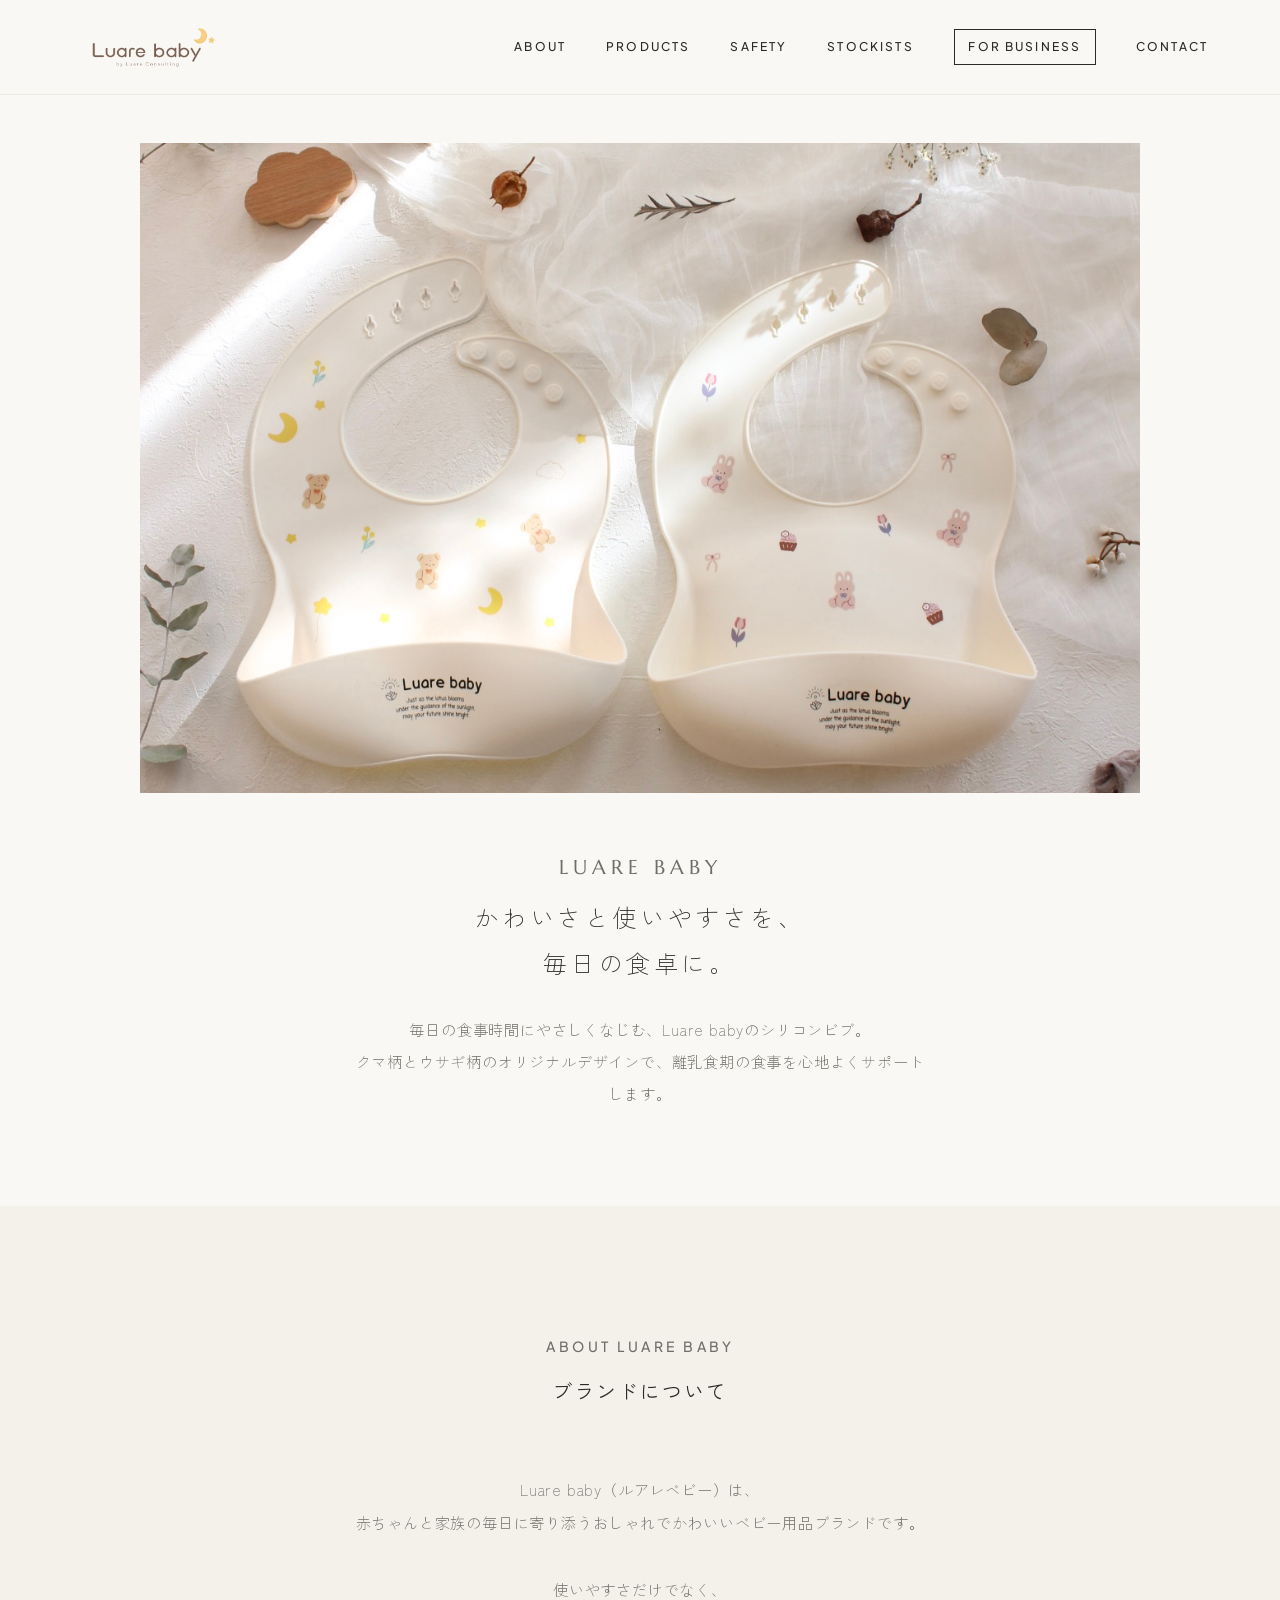
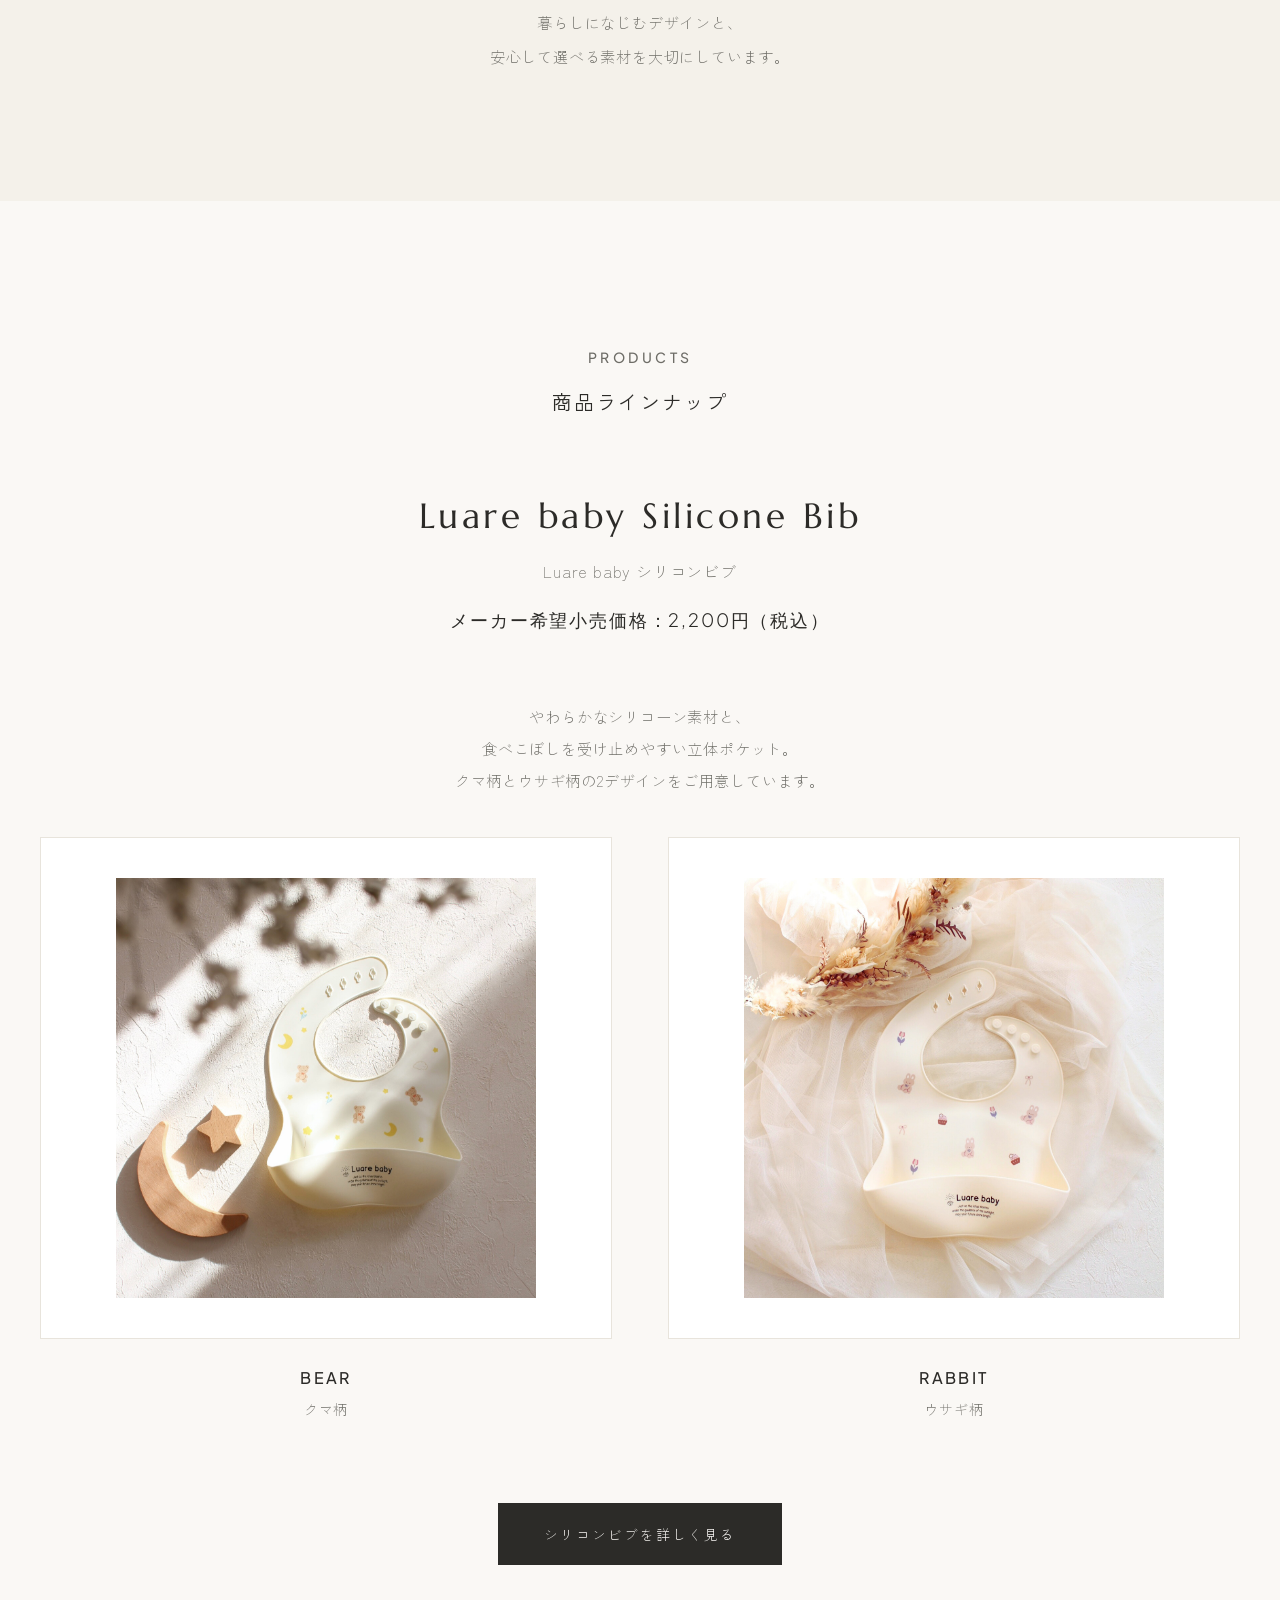
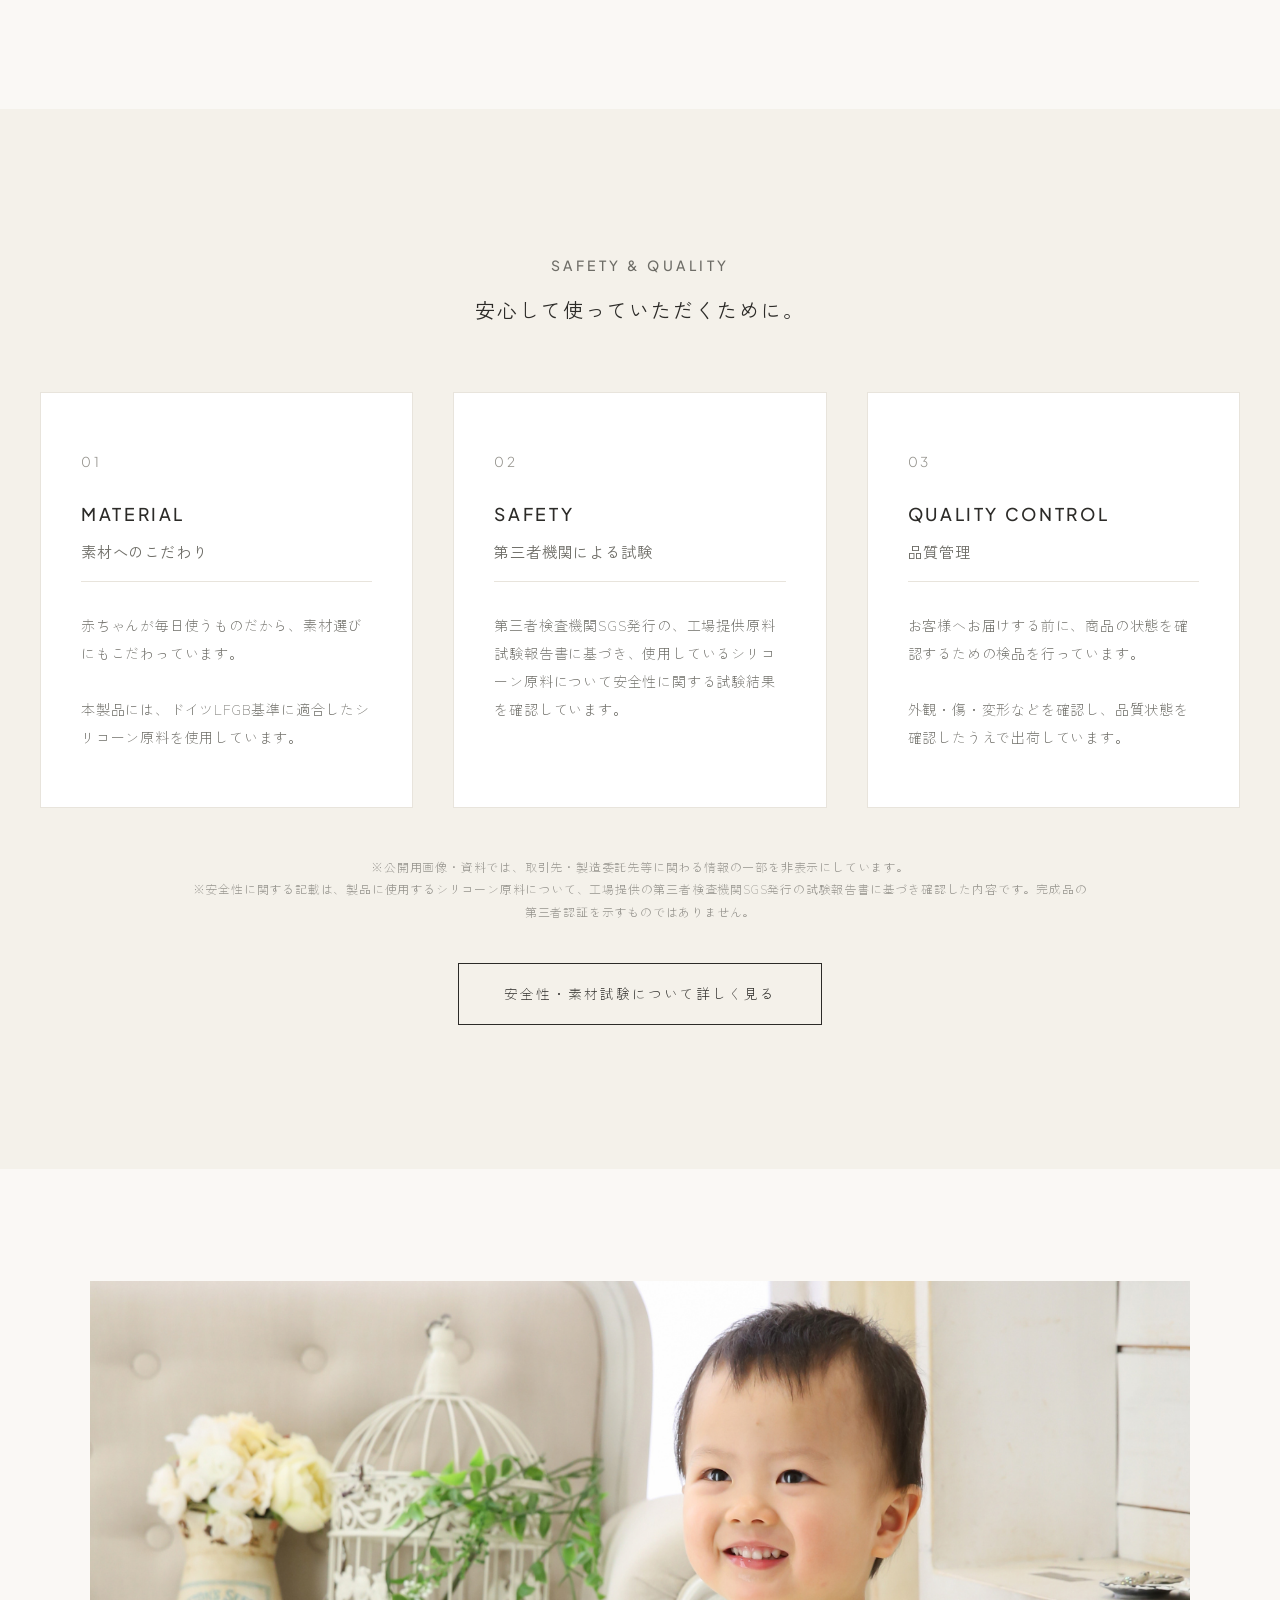
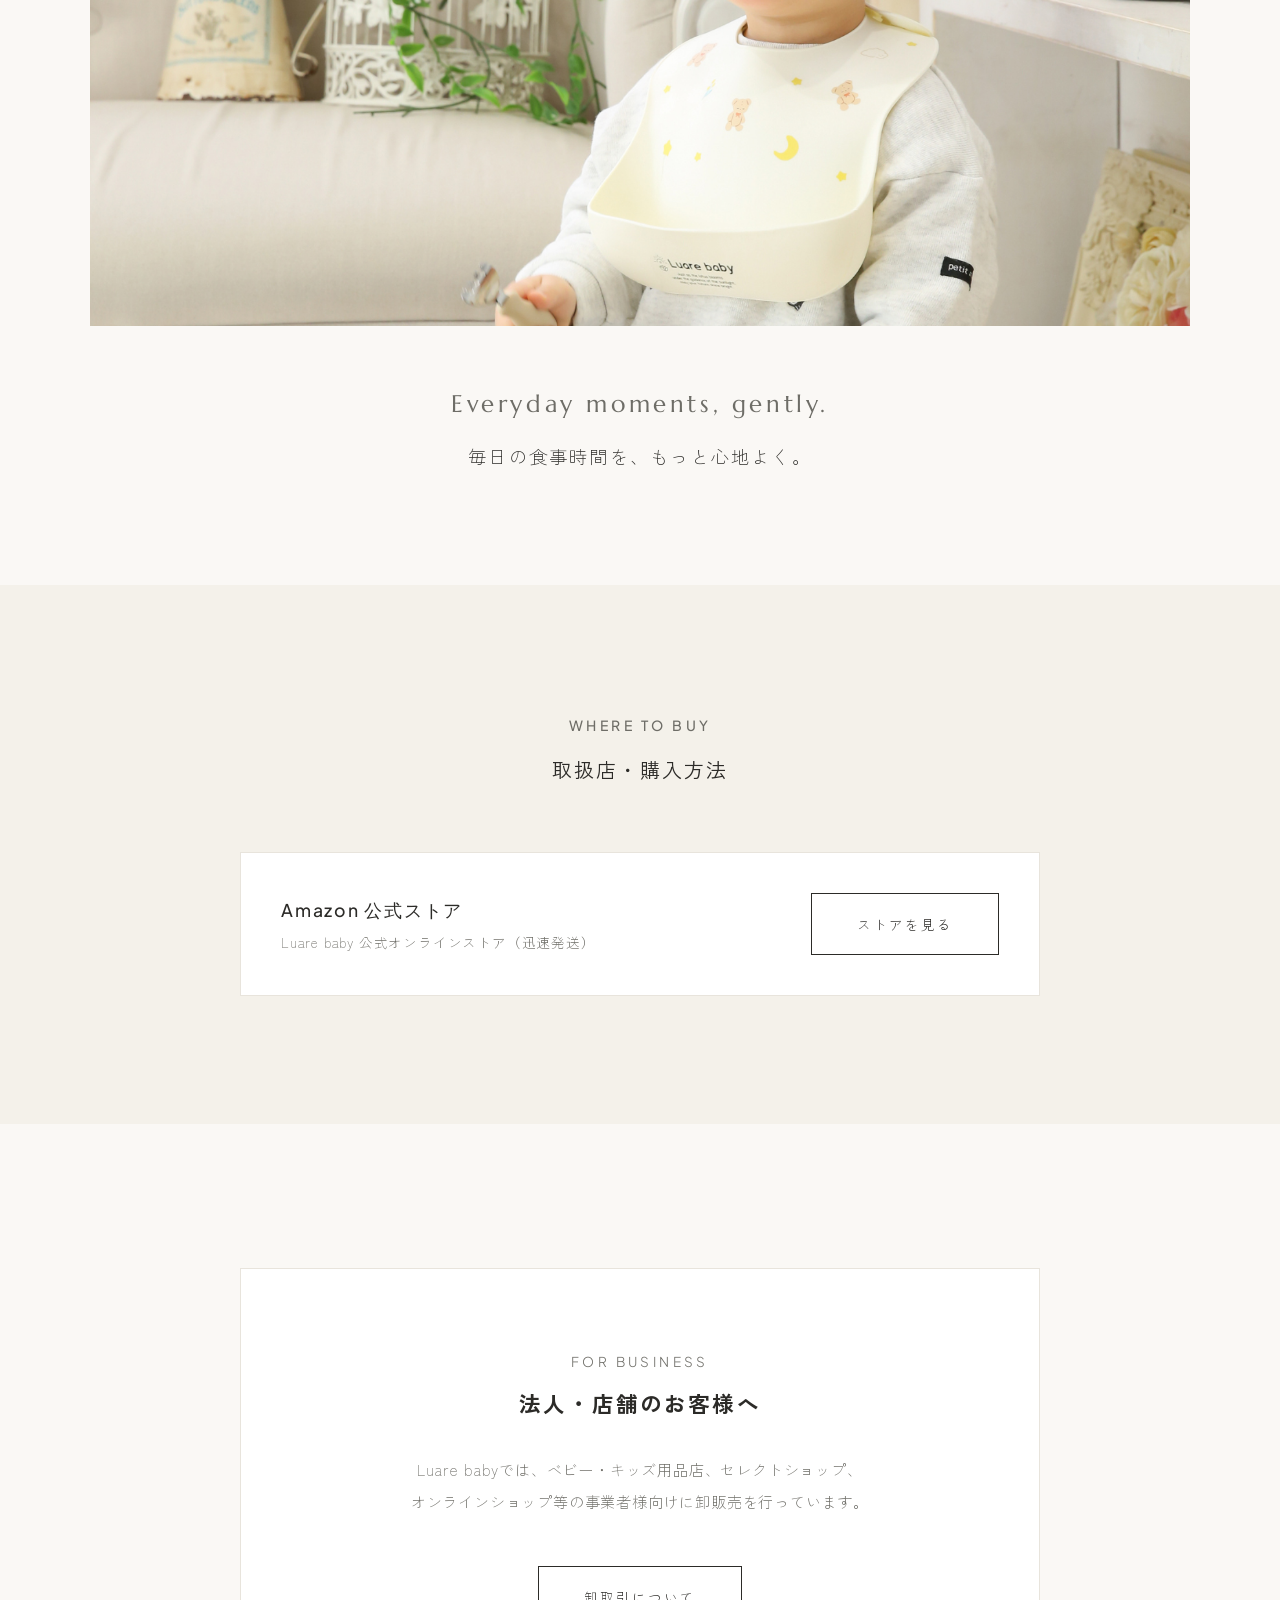
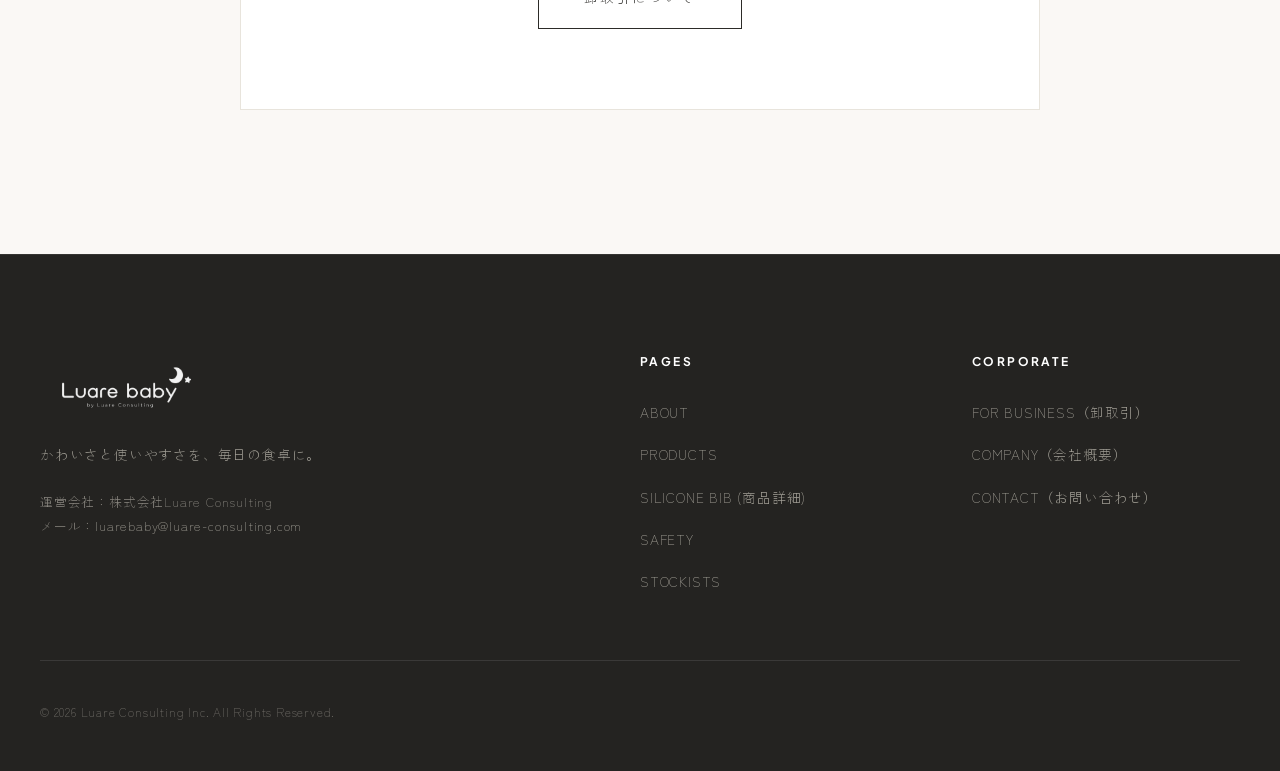
<file: index.html>
<!DOCTYPE html>
<html lang="ja">
<head>
  <meta charset="UTF-8">
  <meta name="viewport" content="width=device-width, initial-scale=1.0">
  <meta name="google-site-verification" content="9el0Y1SZihQN2-jq1RRNgA9IYm96uNMSDtJOmfxSJAk" />
  <title>Luare baby（ルアレベビー）公式｜ベビー・キッズ用品ブランド</title>
  <meta name="description" content="Luare baby（ルアレベビー）は、赤ちゃんと家族の毎日に寄り添うベビー・キッズ用品ブランドです。使いやすさと暮らしになじむデザイン、安心して選べる素材を大切にしています。">
  
  <!-- OGP Tags -->
  <meta property="og:title" content="Luare baby（ルアレベビー）公式｜ベビー・キッズ用品ブランド">
  <meta property="og:description" content="かわいさと使いやすさを、毎日の食卓に。赤ちゃんと家族の毎日に寄り添うベビー・キッズ用品ブランド。">
  <meta property="og:type" content="website">
  <meta property="og:url" content="https://baby.luare-consulting.com/">
  <meta property="og:image" content="https://baby.luare-consulting.com/assets/images/hero/hero-bibs.jpg">
  <meta property="og:site_name" content="Luare baby">
  
  <!-- Twitter Card -->
  <meta name="twitter:card" content="summary_large_image">
  <meta name="twitter:title" content="Luare baby（ルアレベビー）公式｜ベビー・キッズ用品ブランド">
  <meta name="twitter:description" content="かわいさと使いやすさを、毎日の食卓に。">
  <meta name="twitter:image" content="https://baby.luare-consulting.com/assets/images/hero/hero-bibs.jpg">
  
  <!-- Favicon & Canonical -->
  <link rel="icon" type="image/svg+xml" href="assets/images/favicon.svg">
  <link rel="canonical" href="https://baby.luare-consulting.com/">
  
  <!-- Stylesheets -->
  <link rel="stylesheet" href="assets/css/style.css">

  <!-- JSON-LD Structured Data -->
  <script type="application/ld+json">
  {
    "@context": "https://schema.org",
    "@graph": [
      {
        "@type": "WebSite",
        "@id": "https://baby.luare-consulting.com/#website",
        "url": "https://baby.luare-consulting.com/",
        "name": "Luare baby（ルアレベビー）公式",
        "description": "赤ちゃんと家族の毎日に寄り添うベビー・キッズ用品ブランド"
      },
      {
        "@type": "Organization",
        "@id": "https://baby.luare-consulting.com/#organization",
        "name": "株式会社Luare Consulting",
        "url": "https://baby.luare-consulting.com/",
        "logo": "https://baby.luare-consulting.com/assets/images/favicon.svg"
      }
    ]
  }
  </script>
</head>
<body>

  <!-- Header Navigation -->
  <header class="site-header">
    <div class="header-container">
      <a href="index.html" class="logo">
        <img src="assets/images/logo/brand-logo.png" alt="Luare baby" class="logo-img" width="320" height="68">
      </a>

      <nav class="nav-desktop">
        <a href="#about" class="nav-link">ABOUT</a>
        <a href="#products" class="nav-link">PRODUCTS</a>
        <a href="#safety" class="nav-link">SAFETY</a>
        <a href="#stockists" class="nav-link">STOCKISTS</a>
        <a href="business.html" class="nav-link nav-business">FOR BUSINESS</a>
        <a href="contact.html" class="nav-link">CONTACT</a>
      </nav>

      <button class="hamburger-btn" id="hamburgerBtn" aria-label="メニューを開く">
        <span></span>
        <span></span>
        <span></span>
      </button>
    </div>
  </header>

  <!-- Mobile Overlay Navigation -->
  <div class="nav-mobile-overlay" id="mobileOverlay">
    <ul class="nav-mobile-list">
      <li><a href="#about" class="nav-link">ABOUT</a></li>
      <li><a href="#products" class="nav-link">PRODUCTS</a></li>
      <li><a href="#safety" class="nav-link">SAFETY</a></li>
      <li><a href="#stockists" class="nav-link">STOCKISTS</a></li>
      <li><a href="business.html" class="nav-link nav-business">FOR BUSINESS</a></li>
      <li><a href="company.html" class="nav-link">COMPANY</a></li>
      <li><a href="contact.html" class="nav-link">CONTACT</a></li>
    </ul>
  </div>

  <main>
    <!-- ==========================================================================
         1. HERO Section
         ========================================================================== -->
    <section class="hero-section">
      <div class="hero-container fade-in-up">
        <div class="hero-image-wrapper">
          <img src="assets/images/hero/hero-bibs.jpg" alt="Luare baby シリコンビブ クマ柄とウサギ柄" class="hero-image" width="1000" height="650" loading="eager">
        </div>
        <div class="hero-content">
          <p class="hero-brand">Luare baby</p>
          <h1 class="hero-copy">
            かわいさと使いやすさを、<br>
            毎日の食卓に。
          </h1>
          <p class="hero-subtext">
            毎日の食事時間にやさしくなじむ、Luare babyのシリコンビブ。<br>
            クマ柄とウサギ柄のオリジナルデザインで、離乳食期の食事を心地よくサポートします。
          </p>
        </div>
      </div>
    </section>

    <!-- ==========================================================================
         2. ABOUT LUARE BABY
         ========================================================================== -->
    <section id="about" class="about-section">
      <div class="about-container fade-in-up">
        <div class="section-title">
          <span class="section-title-en">ABOUT LUARE BABY</span>
          <h2 class="section-title-jp">ブランドについて</h2>
        </div>
        <p class="about-text">
          Luare baby（ルアレベビー）は、<br>
          赤ちゃんと家族の毎日に寄り添うおしゃれでかわいいベビー用品ブランドです。<br><br>
          使いやすさだけでなく、<br>
          暮らしになじむデザインと、<br>
          安心して選べる素材を大切にしています。
        </p>
      </div>
    </section>

    <!-- ==========================================================================
         3. FEATURED PRODUCT
         ========================================================================== -->
    <section id="products" class="products-section">
      <div class="products-container">
        <div class="section-title fade-in-up">
          <span class="section-title-en">PRODUCTS</span>
          <h2 class="section-title-jp">商品ラインナップ</h2>
        </div>

        <div class="product-meta-header fade-in-up">
          <h3 class="product-title">Luare baby Silicone Bib</h3>
          <p class="product-subtitle">Luare baby シリコンビブ</p>
          <p class="product-price">メーカー希望小売価格：2,200円（税込）</p>
        </div>

        <p class="product-intro-text fade-in-up">
          やわらかなシリコーン素材と、<br>
          食べこぼしを受け止めやすい立体ポケット。<br>
          クマ柄とウサギ柄の2デザインをご用意しています。
        </p>

        <!-- Product Designs Grid -->
        <div class="product-grid">
          <div class="product-card fade-in-up">
            <div class="product-image-box">
              <img src="assets/images/products/bib-bear.png" alt="Luare baby シリコンビブ クマ柄" width="400" height="420" loading="lazy">
            </div>
            <h4 class="product-design-name">BEAR</h4>
            <p class="product-design-jp">クマ柄</p>
          </div>

          <div class="product-card fade-in-up">
            <div class="product-image-box">
              <img src="assets/images/products/bib-rabbit.png" alt="Luare baby シリコンビブ ウサギ柄" width="400" height="420" loading="lazy">
            </div>
            <h4 class="product-design-name">RABBIT</h4>
            <p class="product-design-jp">ウサギ柄</p>
          </div>
        </div>

        <!-- Details CTA Button -->
        <div class="product-cta-wrapper fade-in-up">
          <a href="products/silicone-bib/" class="btn-primary">シリコンビブを詳しく見る</a>
        </div>
      </div>
    </section>

    <!-- ==========================================================================
         4. SAFETY & QUALITY
         ========================================================================== -->
    <section id="safety" class="safety-section">
      <div class="safety-container">
        <div class="section-title fade-in-up">
          <span class="section-title-en">SAFETY & QUALITY</span>
          <h2 class="section-title-jp">安心して使っていただくために。</h2>
        </div>

        <div class="safety-grid">
          <div class="safety-card fade-in-up">
            <span class="safety-num">01</span>
            <h3 class="safety-card-title-en">MATERIAL</h3>
            <p class="safety-card-title-jp">素材へのこだわり</p>
            <p class="safety-card-desc">
              赤ちゃんが毎日使うものだから、素材選びにもこだわっています。<br><br>
              本製品には、ドイツLFGB基準に適合したシリコーン原料を使用しています。
            </p>
          </div>

          <div class="safety-card fade-in-up">
            <span class="safety-num">02</span>
            <h3 class="safety-card-title-en">SAFETY</h3>
            <p class="safety-card-title-jp">第三者機関による試験</p>
            <p class="safety-card-desc">
              第三者検査機関SGS発行の、工場提供原料試験報告書に基づき、使用しているシリコーン原料について安全性に関する試験結果を確認しています。
            </p>
          </div>

          <div class="safety-card fade-in-up">
            <span class="safety-num">03</span>
            <h3 class="safety-card-title-en">QUALITY CONTROL</h3>
            <p class="safety-card-title-jp">品質管理</p>
            <p class="safety-card-desc">
              お客様へお届けする前に、商品の状態を確認するための検品を行っています。<br><br>
              外観・傷・変形などを確認し、品質状態を確認したうえで出荷しています。
            </p>
          </div>
        </div>

        <p class="safety-disclaimer fade-in-up">
          ※公開用画像・資料では、取引先・製造委託先等に関わる情報の一部を非表示にしています。<br>
          ※安全性に関する記載は、製品に使用するシリコーン原料について、工場提供の第三者検査機関SGS発行の試験報告書に基づき確認した内容です。完成品の第三者認証を示すものではありません。
        </p>

        <div class="product-cta-wrapper fade-in-up" style="margin-top: 2.5rem;">
          <a href="products/silicone-bib/#safety" class="btn-secondary">安全性・素材試験について詳しく見る</a>
        </div>
      </div>
    </section>

    <!-- ==========================================================================
         5. LIFESTYLE IMAGE
         ========================================================================== -->
    <section class="lifestyle-section">
      <div class="lifestyle-container fade-in-up">
        <div class="lifestyle-image-box">
          <img src="assets/images/lifestyle/lifestyle-bear-1.png" alt="アイボリーカラーのシリコンビブ着用イメージ" width="1100" height="650" loading="lazy">
        </div>
        <p class="lifestyle-copy-en">Everyday moments, gently.</p>
        <p class="lifestyle-copy-jp">
          毎日の食事時間を、もっと心地よく。
        </p>
      </div>
    </section>

    <!-- ==========================================================================
         6. WHERE TO BUY
         ========================================================================== -->
    <section id="stockists" class="stockists-section">
      <div class="stockists-container fade-in-up">
        <div class="section-title">
          <span class="section-title-en">WHERE TO BUY</span>
          <h2 class="section-title-jp">取扱店・購入方法</h2>
        </div>

        <div class="stockists-list">
          <div class="stockist-item">
            <div class="stockist-info">
              <h3 class="stockist-name">Amazon 公式ストア</h3>
              <p class="stockist-desc">Luare baby 公式オンラインストア（迅速発送）</p>
            </div>
            <a href="#" class="btn-secondary js-amazon-url">ストアを見る</a>
          </div>
        </div>
      </div>
    </section>

    <!-- ==========================================================================
         7. FOR BUSINESS (TOP Teaser)
         ========================================================================== -->
    <section class="business-teaser-section">
      <div class="business-teaser-container fade-in-up">
        <p class="business-teaser-title">FOR BUSINESS</p>
        <h2 class="business-teaser-subtitle">法人・店舗のお客様へ</h2>
        <p class="business-teaser-text">
          Luare babyでは、ベビー・キッズ用品店、セレクトショップ、<br>
          オンラインショップ等の事業者様向けに卸販売を行っています。
        </p>
        <a href="business.html" class="btn-secondary">卸取引について</a>
      </div>
    </section>
  </main>

  <!-- ==========================================================================
       8 & 9. FOOTER & COMPANY LINK
       ========================================================================== -->
  <footer class="site-footer">
    <div class="footer-container">
      <div>
        <h2 class="footer-brand">
          <img src="assets/images/logo/brand-logo.png" alt="Luare baby" class="footer-logo-img" width="320" height="72">
        </h2>
        <p class="footer-tagline">かわいさと使いやすさを、毎日の食卓に。</p>
        <div class="footer-company-info">
          <p>運営会社：株式会社Luare Consulting</p>
          <p>メール：<a href="mailto:luarebaby@luare-consulting.com">luarebaby@luare-consulting.com</a></p>
        </div>
      </div>

      <div>
        <h3 class="footer-nav-title">PAGES</h3>
        <ul class="footer-nav-list">
          <li><a href="#about">ABOUT</a></li>
          <li><a href="#products">PRODUCTS</a></li>
          <li><a href="products/silicone-bib/">SILICONE BIB (商品詳細)</a></li>
          <li><a href="#safety">SAFETY</a></li>
          <li><a href="#stockists">STOCKISTS</a></li>
        </ul>
      </div>

      <div>
        <h3 class="footer-nav-title">CORPORATE</h3>
        <ul class="footer-nav-list">
          <li><a href="business.html">FOR BUSINESS（卸取引）</a></li>
          <li><a href="company.html">COMPANY（会社概要）</a></li>
          <li><a href="contact.html">CONTACT（お問い合わせ）</a></li>
        </ul>
      </div>
    </div>

    <div class="footer-bottom">
      <p>&copy; <span id="currentYear"></span> Luare Consulting Inc. All Rights Reserved.</p>
    </div>
  </footer>

  <!-- Scripts -->
  <script src="assets/js/config.js"></script>
  <script src="assets/js/main.js"></script>
</body>
</html>
</file>
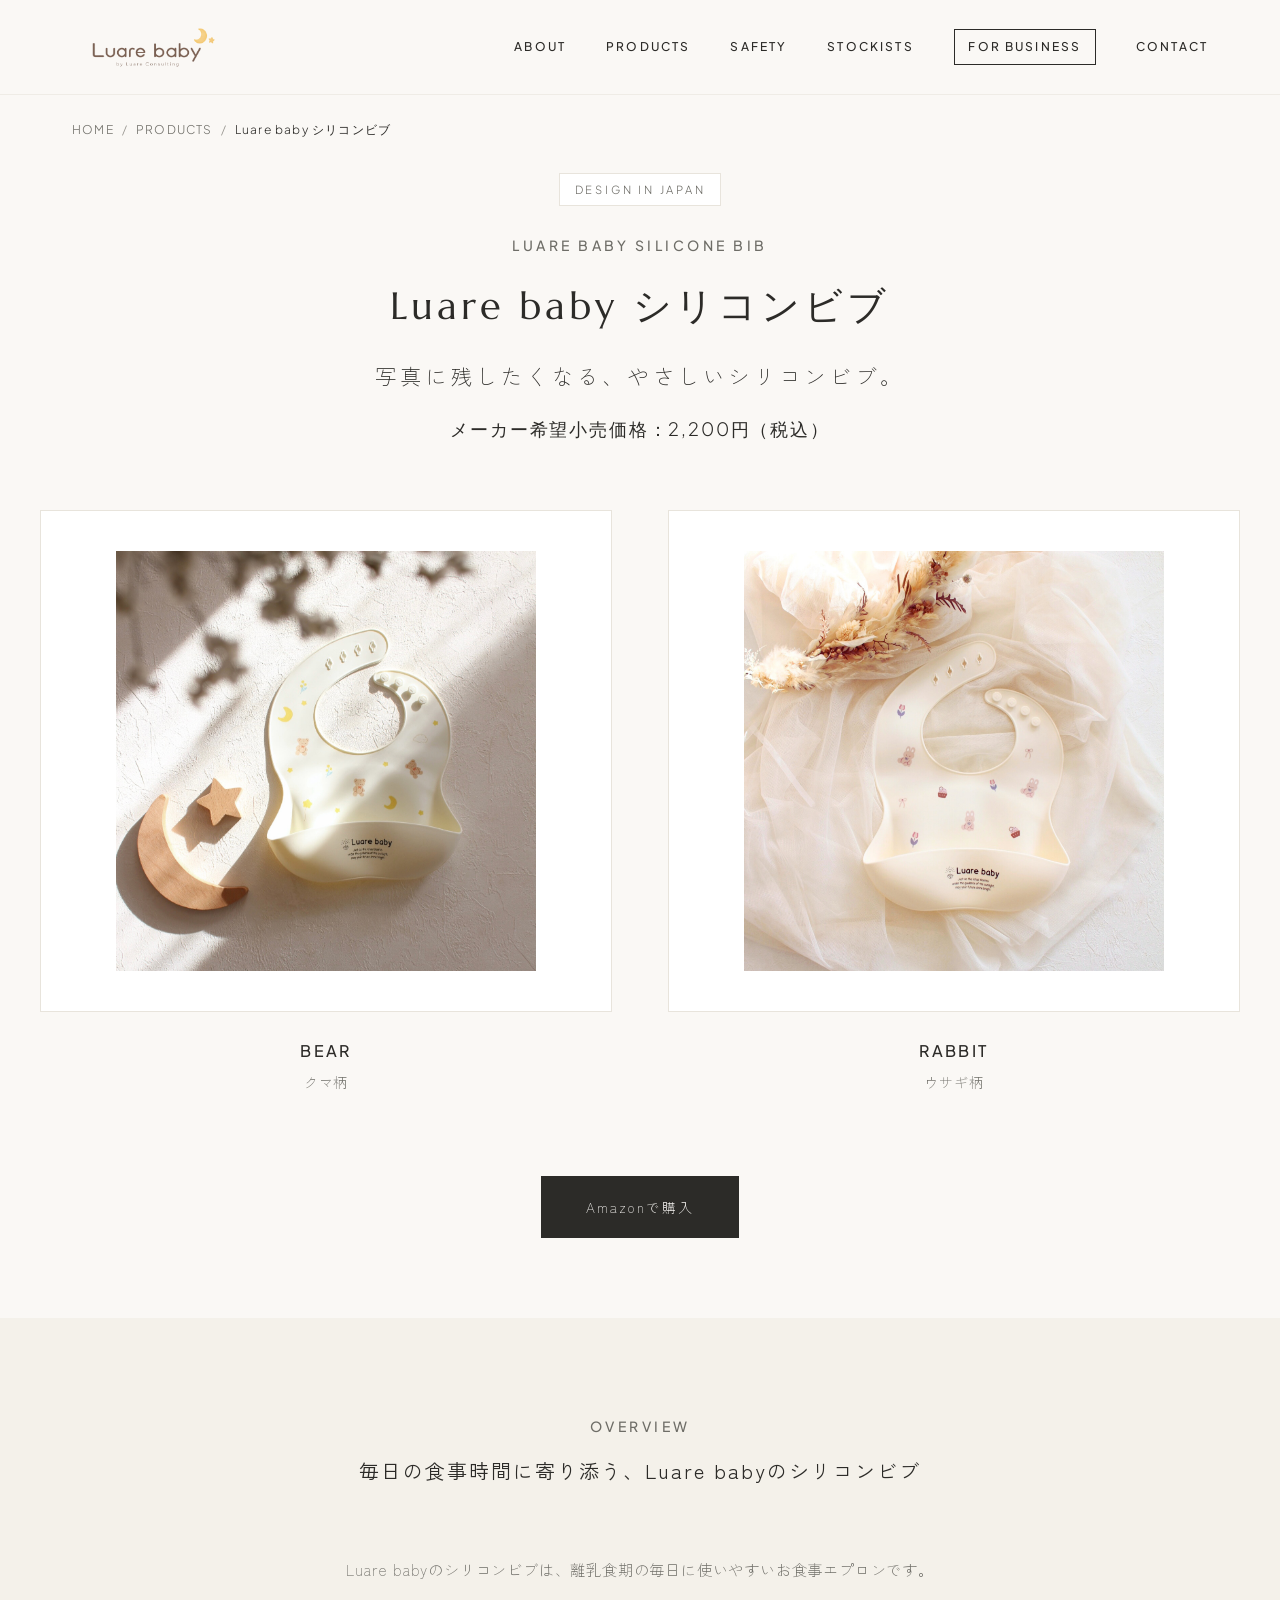
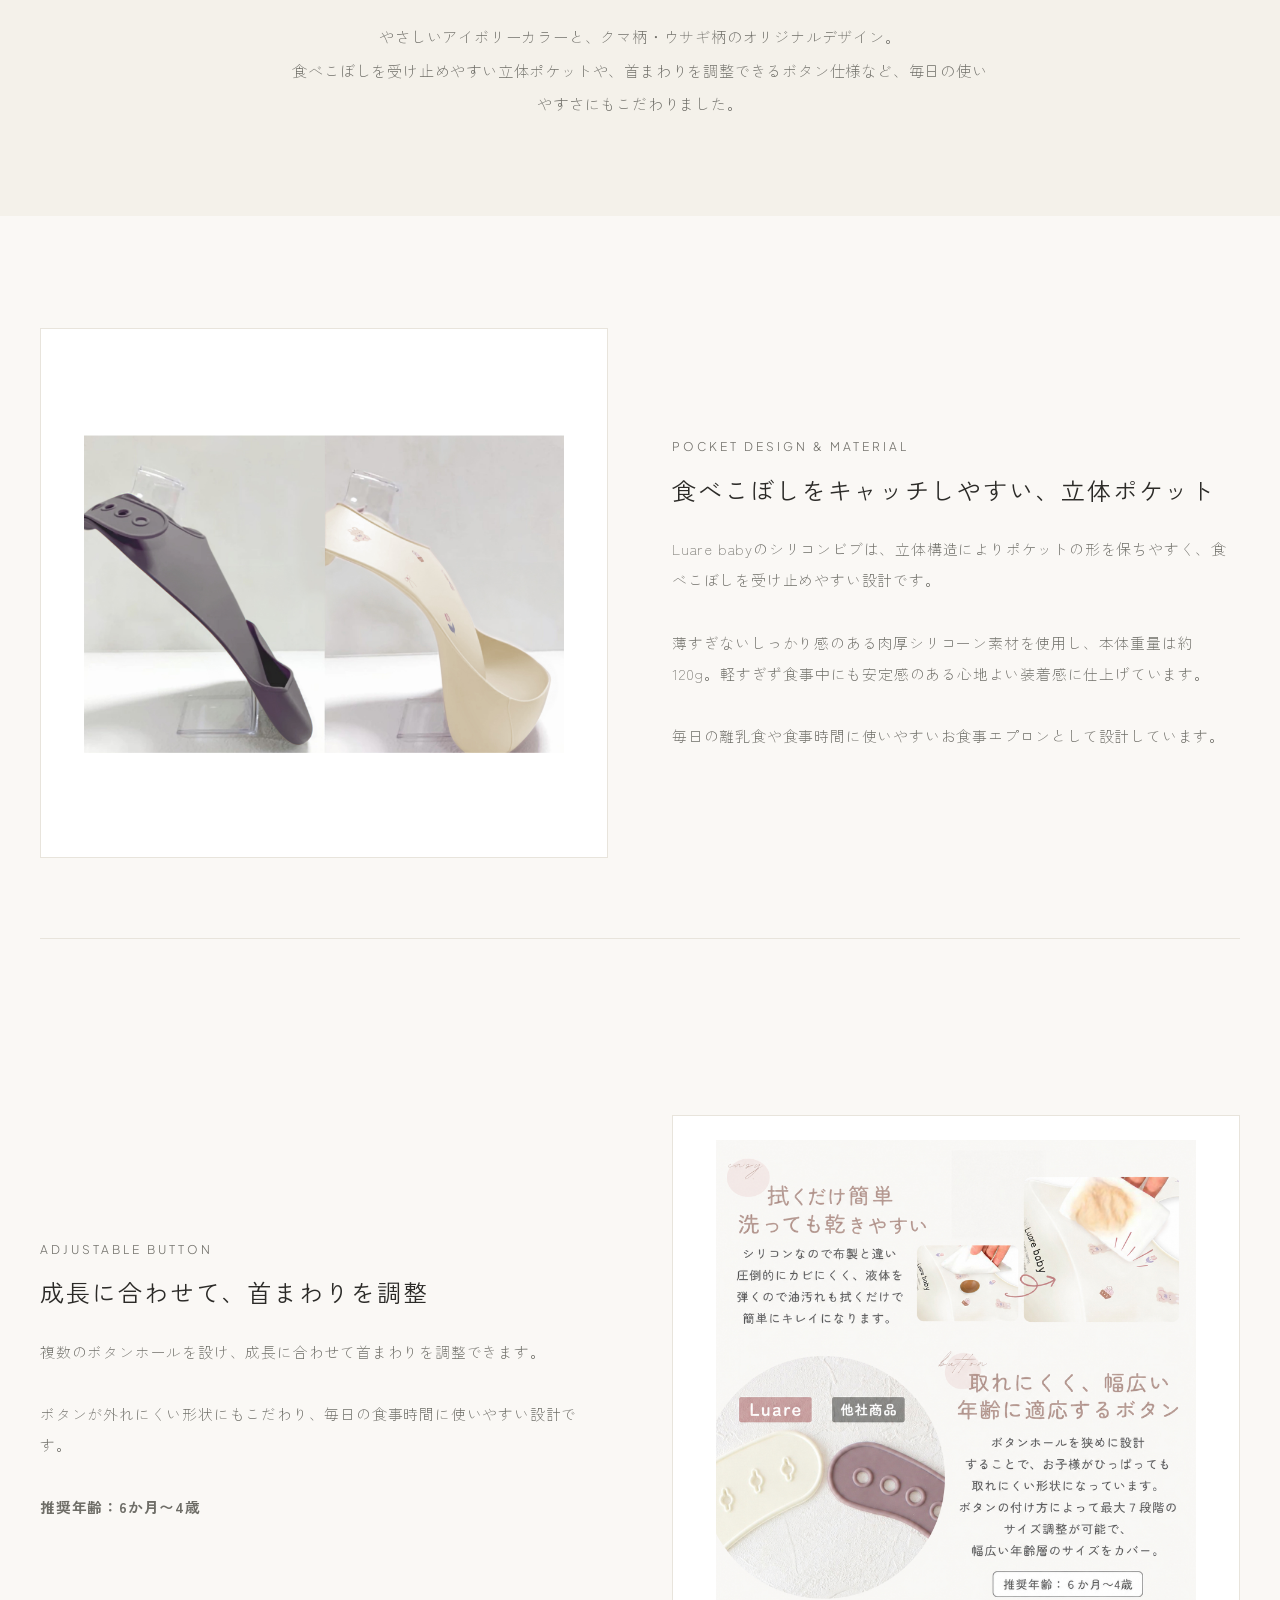
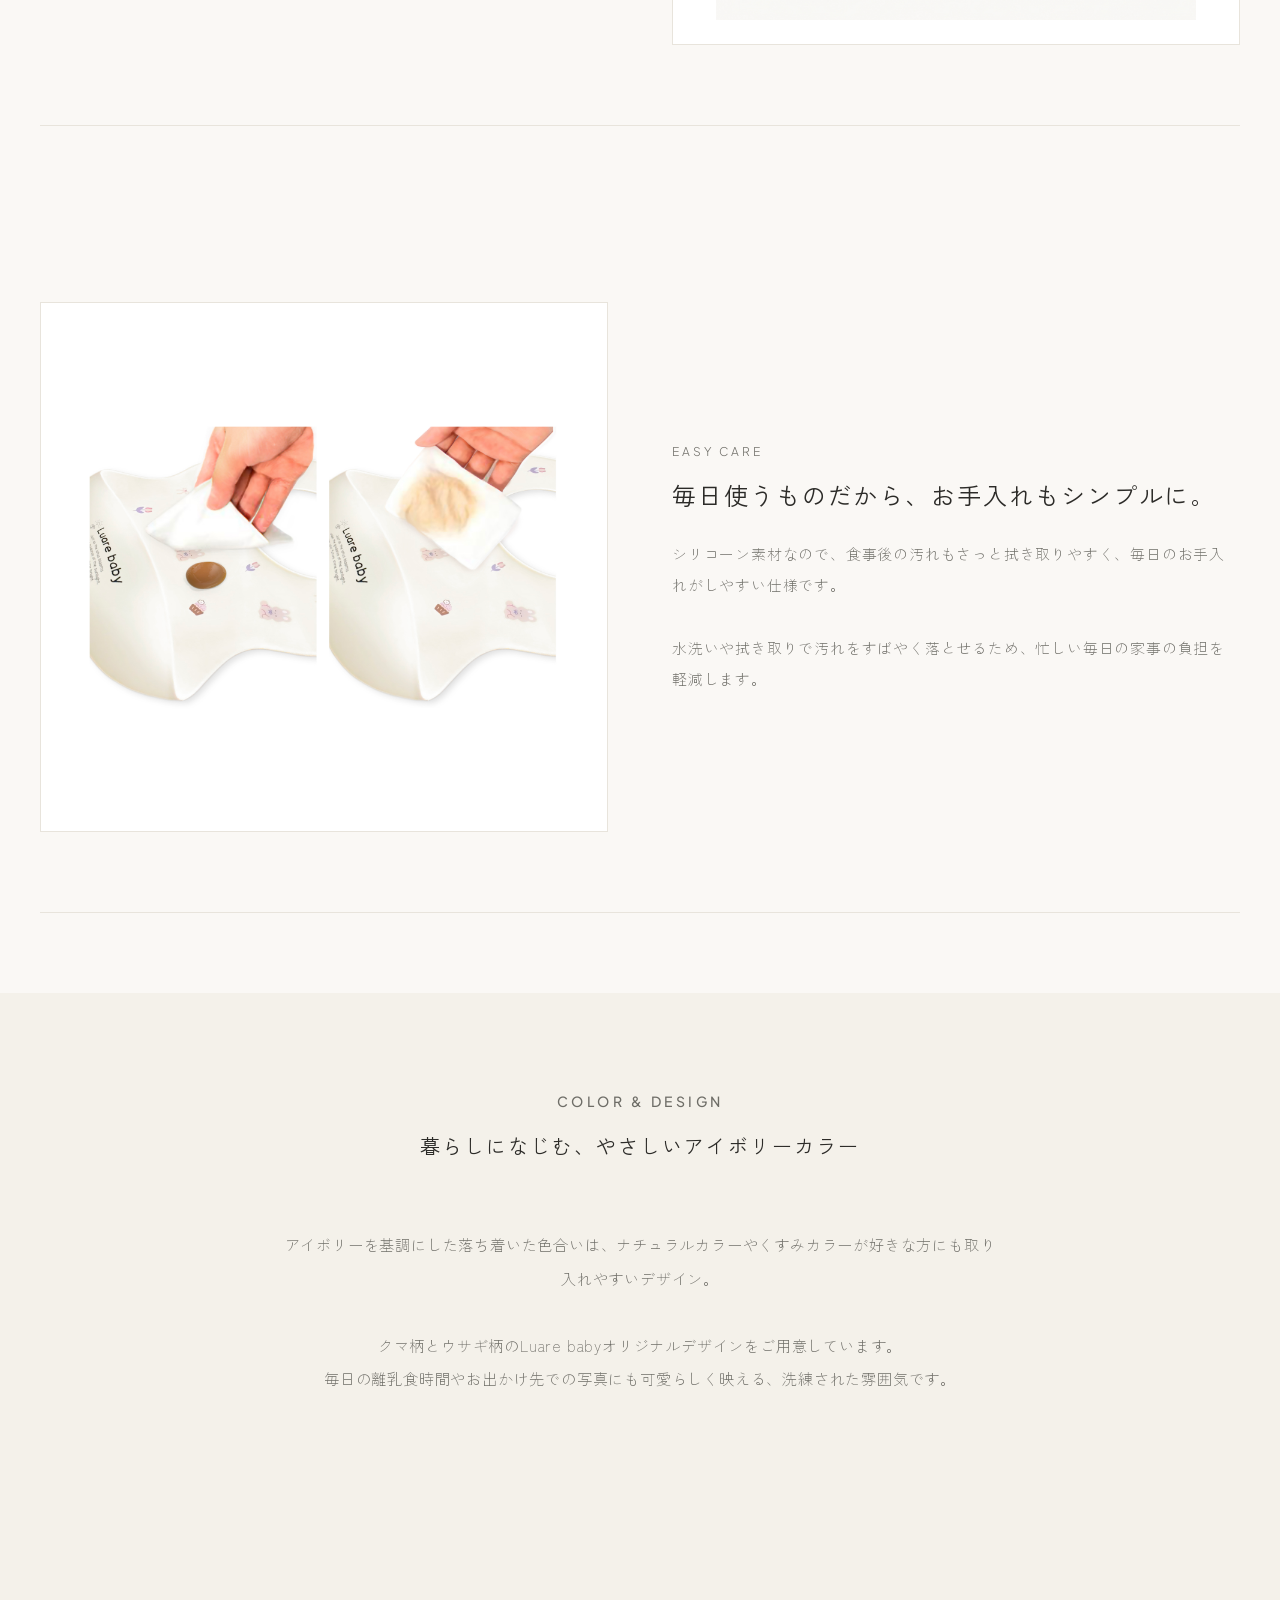
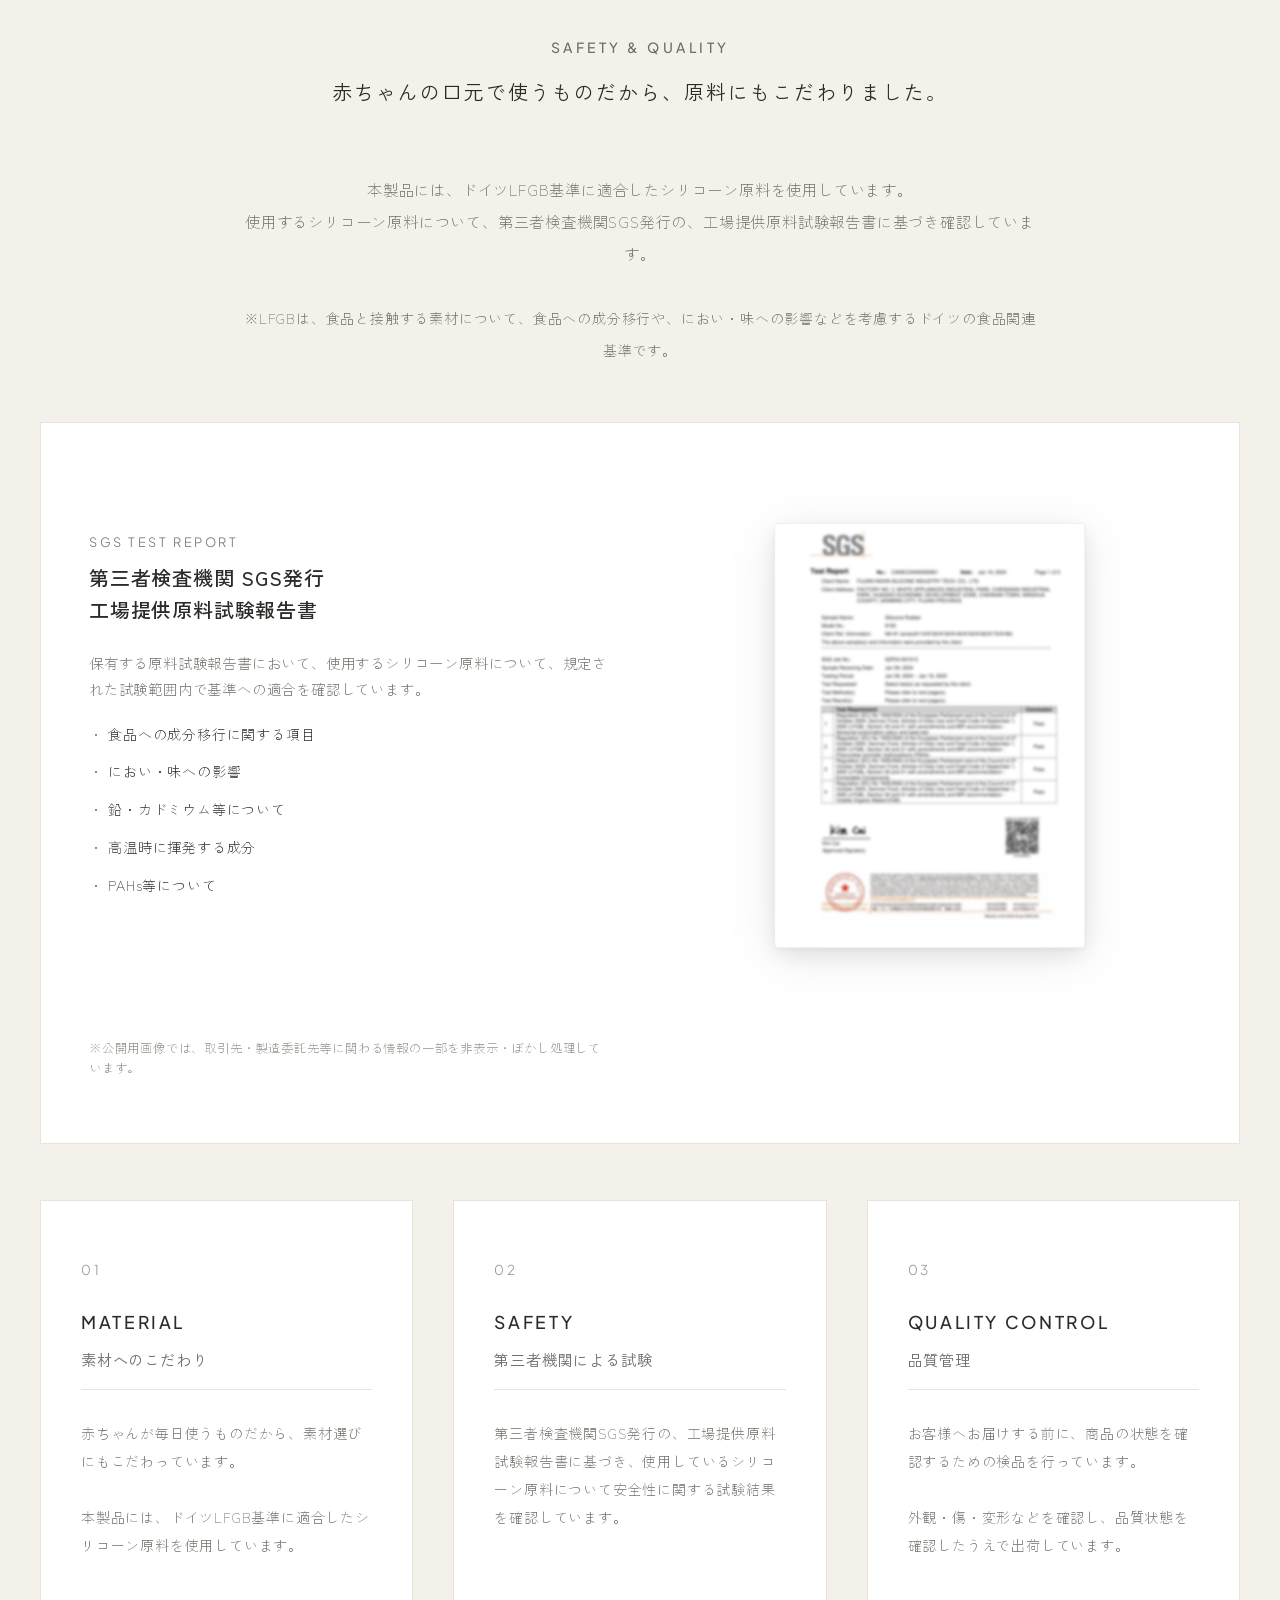
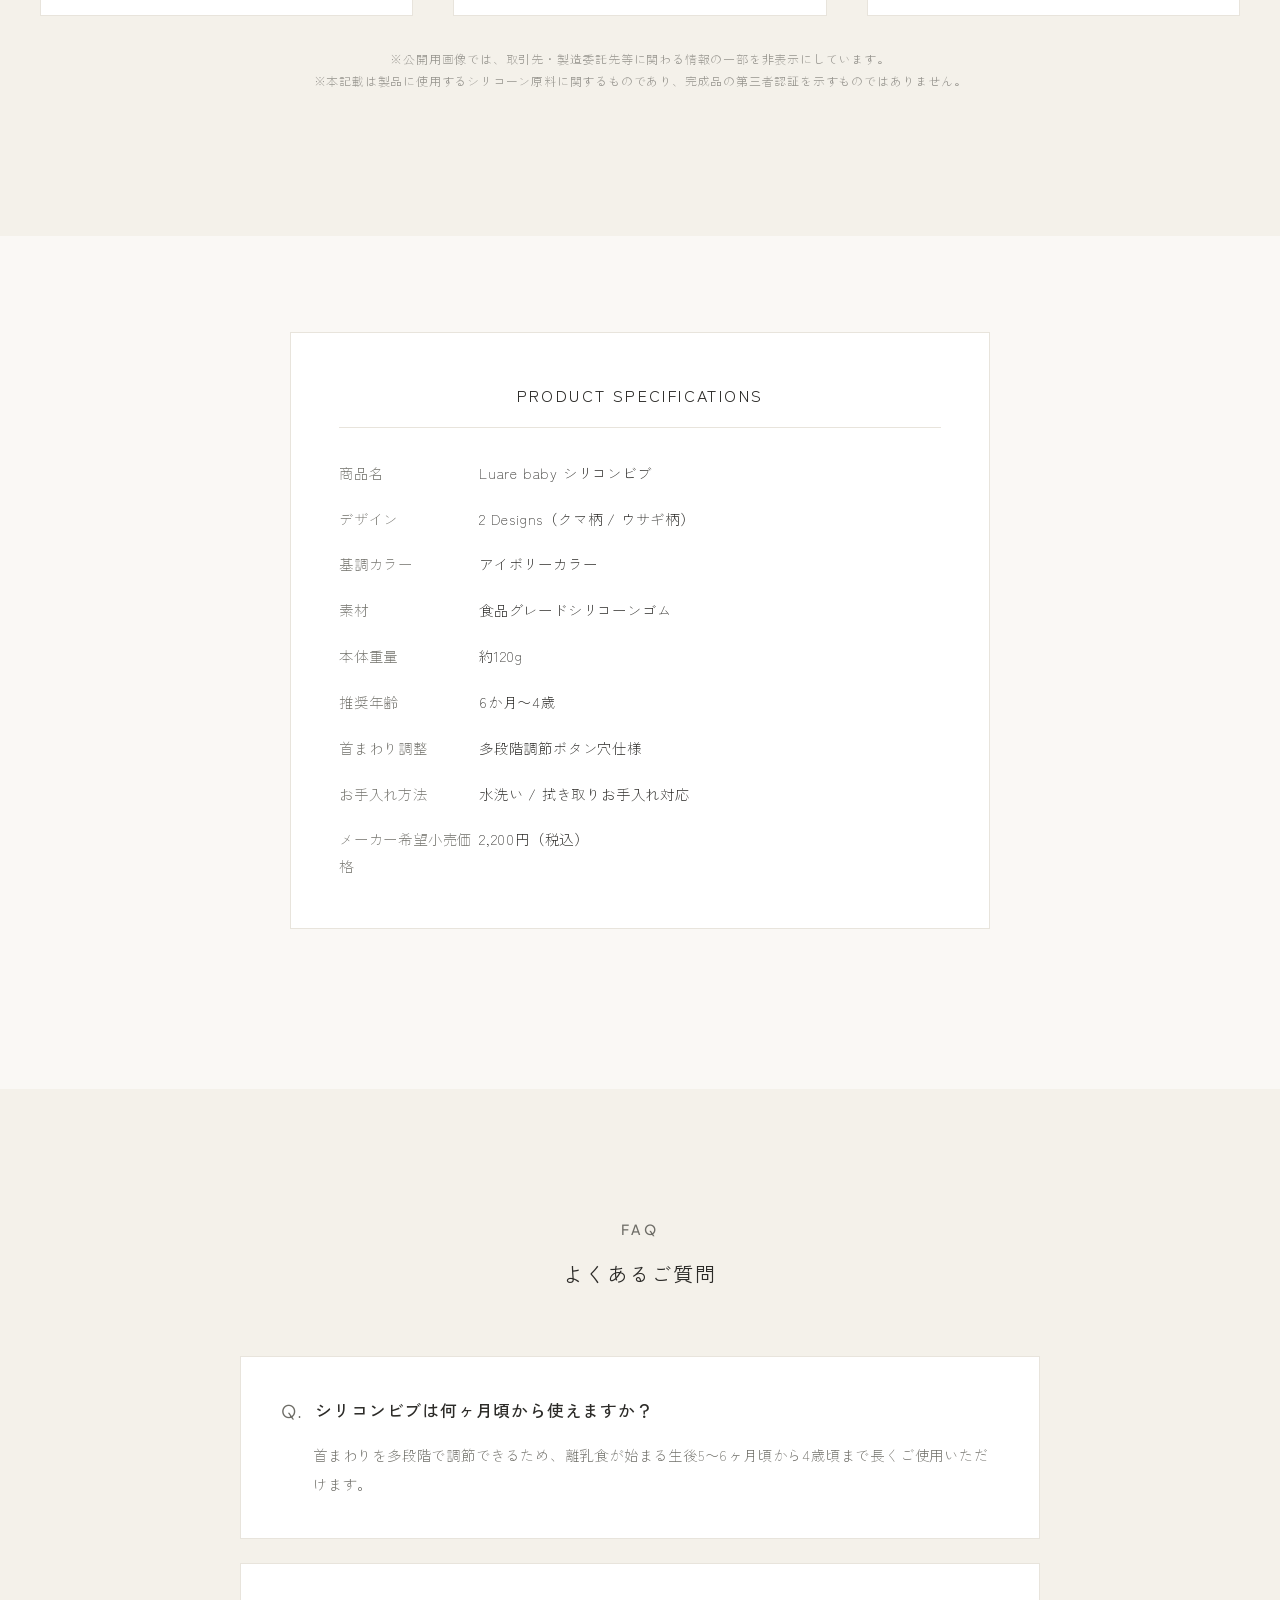
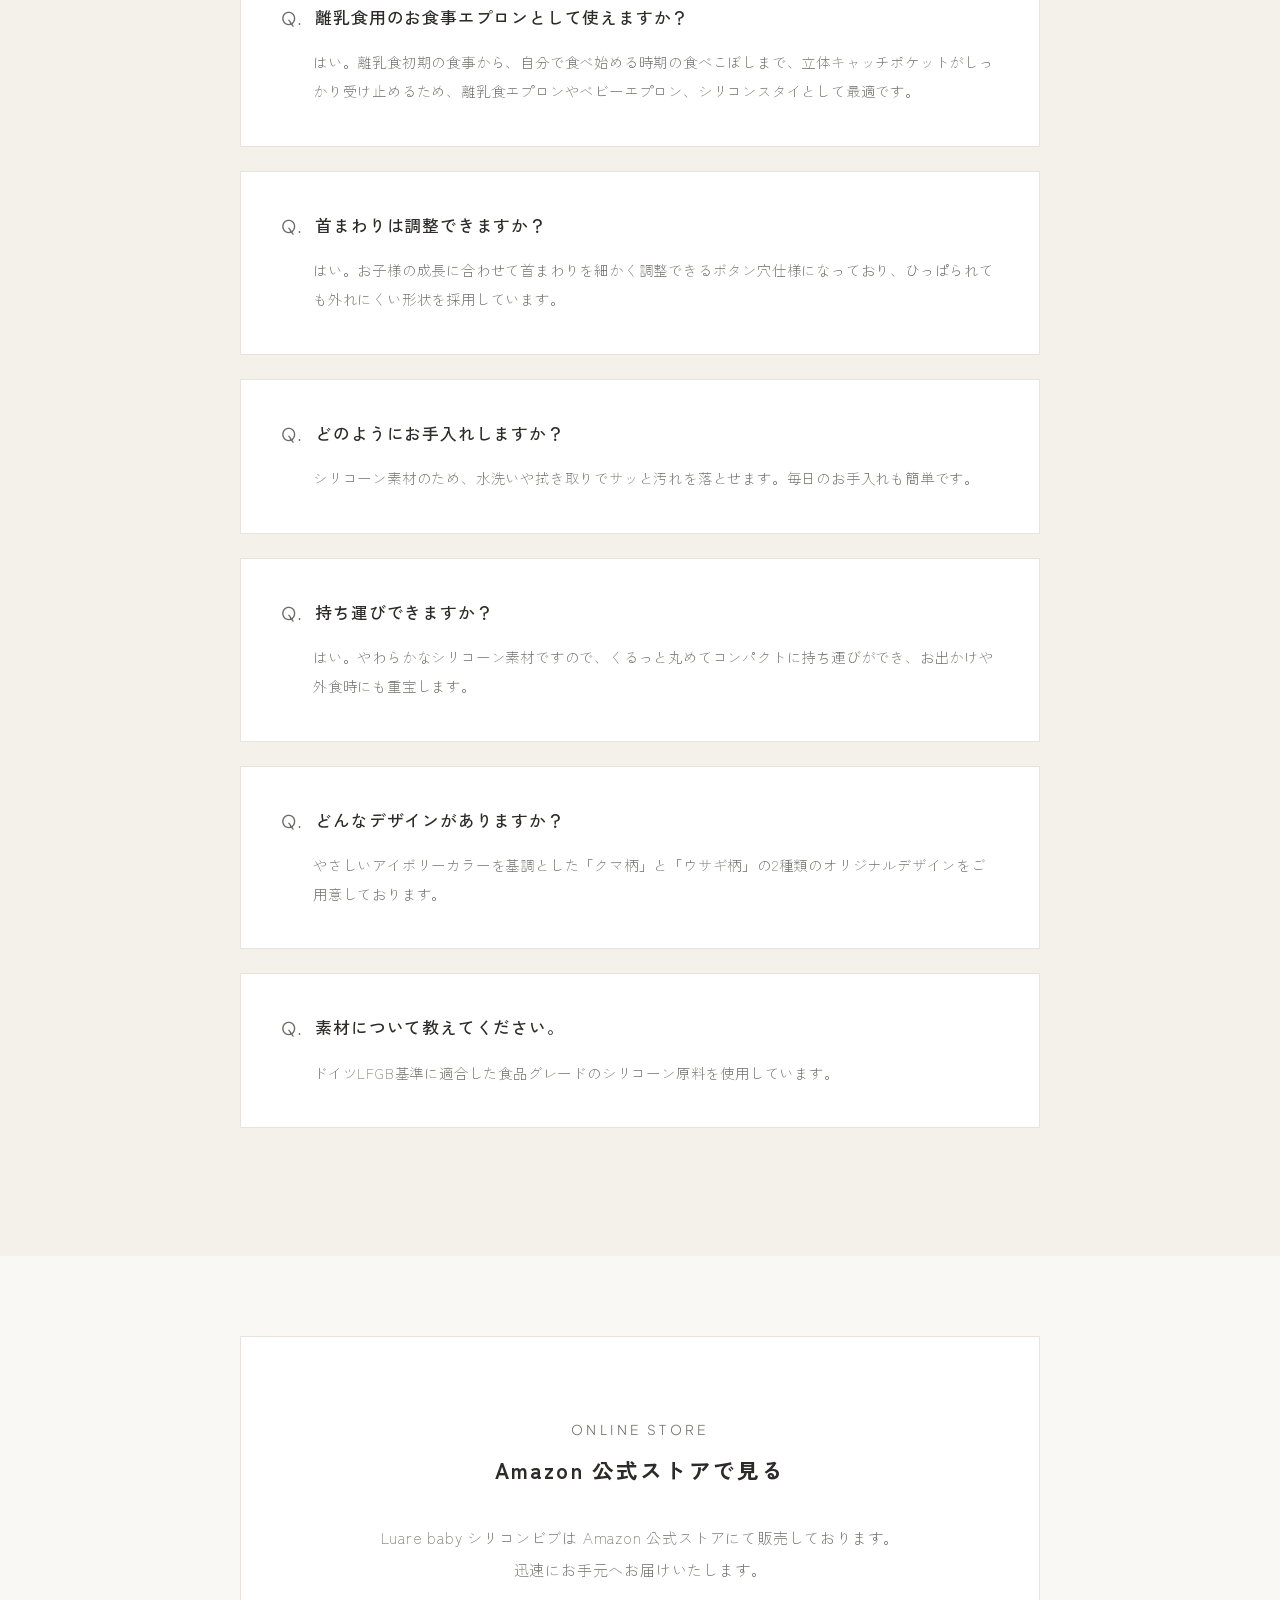
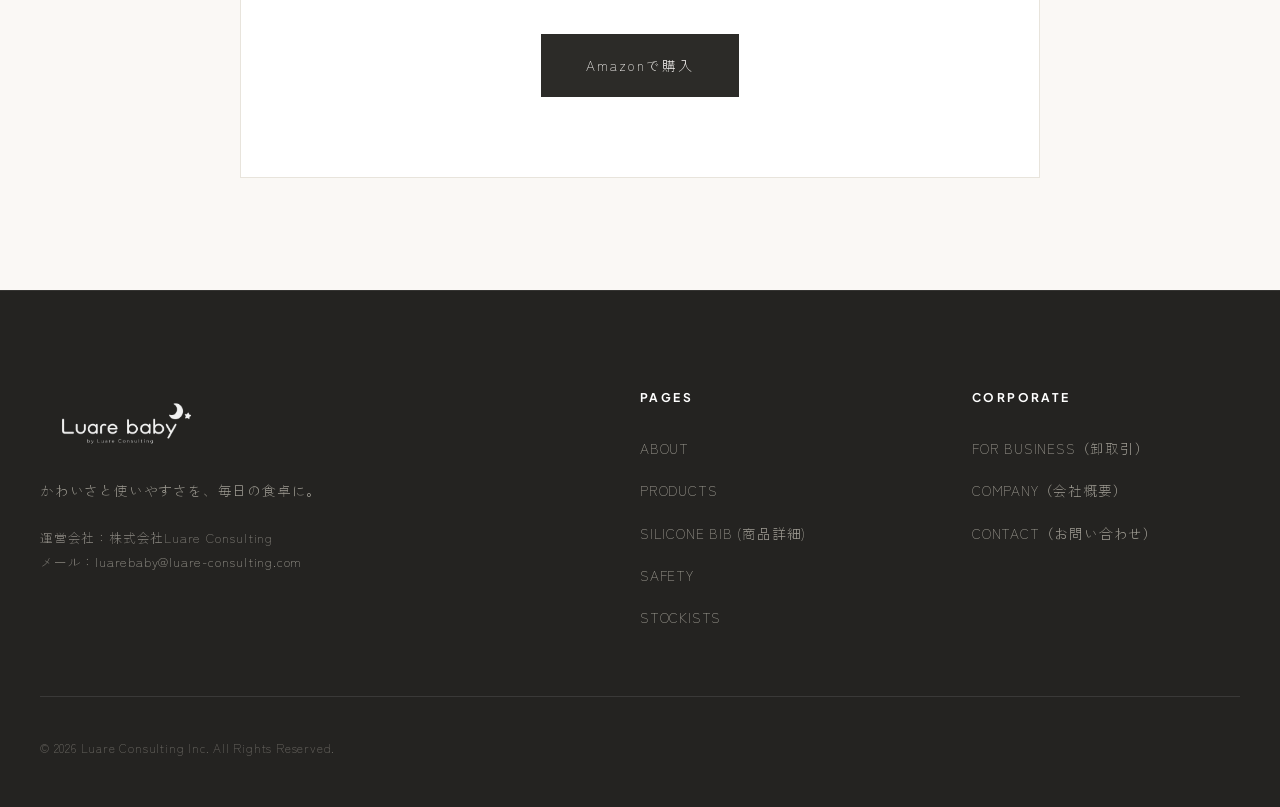
<file: products/silicone-bib/index.html>
<!DOCTYPE html>
<html lang="ja">
<head>
  <meta charset="UTF-8">
  <meta name="viewport" content="width=device-width, initial-scale=1.0">
  <title>おしゃれでかわいいシリコンビブ・お食事エプロン｜Luare baby</title>
  <meta name="description" content="おしゃれでかわいいシリコンビブ・お食事エプロンならLuare baby（ルアレベビー）。やさしいアイボリーカラーとクマ・ウサギのオリジナルデザイン。離乳食期に使いやすい立体ポケット付きベビーエプロンをご紹介します。">
  
  <!-- OGP Tags -->
  <meta property="og:title" content="おしゃれでかわいいシリコンビブ・お食事エプロン｜Luare baby">
  <meta property="og:description" content="やさしいアイボリーカラーとクマ・ウサギのオリジナルデザイン。離乳食期の毎日に使いやすい立体ポケット付きシリコンビブ。">
  <meta property="og:type" content="product">
  <meta property="og:url" content="https://baby.luare-consulting.com/products/silicone-bib/">
  <meta property="og:image" content="https://baby.luare-consulting.com/assets/images/products/bib-bear.png">
  <meta property="og:site_name" content="Luare baby">
  
  <!-- Twitter Card -->
  <meta name="twitter:card" content="summary_large_image">
  <meta name="twitter:title" content="おしゃれでかわいいシリコンビブ｜Luare baby">
  <meta name="twitter:description" content="離乳食期から使いやすいやわらかシリコーン製ビブ。">
  <meta name="twitter:image" content="https://baby.luare-consulting.com/assets/images/products/bib-bear.png">
  
  <!-- Favicon & Canonical -->
  <link rel="icon" type="image/svg+xml" href="../../assets/images/favicon.svg">
  <link rel="canonical" href="https://baby.luare-consulting.com/products/silicone-bib/">
  
  <!-- Stylesheets -->
  <link rel="stylesheet" href="../../assets/css/style.css">

  <!-- JSON-LD Structured Data -->
  <script type="application/ld+json">
  {
    "@context": "https://schema.org",
    "@graph": [
      {
        "@type": "BreadcrumbList",
        "itemListElement": [
          {
            "@type": "ListItem",
            "position": 1,
            "name": "HOME",
            "item": "https://baby.luare-consulting.com/"
          },
          {
            "@type": "ListItem",
            "position": 2,
            "name": "PRODUCTS",
            "item": "https://baby.luare-consulting.com/#products"
          },
          {
            "@type": "ListItem",
            "position": 3,
            "name": "Luare baby シリコンビブ",
            "item": "https://baby.luare-consulting.com/products/silicone-bib/"
          }
        ]
      },
      {
        "@type": "Product",
        "name": "Luare baby シリコンビブ",
        "image": [
          "https://baby.luare-consulting.com/assets/images/products/bib-bear.png",
          "https://baby.luare-consulting.com/assets/images/products/bib-rabbit.png"
        ],
        "description": "離乳食期の毎日に使いやすいお食事エプロン。アイボリーカラーにクマ柄とウサギ柄のオリジナルデザイン。",
        "brand": {
          "@type": "Brand",
          "name": "Luare baby"
        },
        "offers": {
          "@type": "Offer",
          "priceCurrency": "JPY",
          "price": "2200",
          "availability": "https://schema.org/InStock",
          "url": "https://baby.luare-consulting.com/products/silicone-bib/"
        }
      },
      {
        "@type": "FAQPage",
        "mainEntity": [
          {
            "@type": "Question",
            "name": "シリコンビブは何ヶ月頃から使えますか？",
            "acceptedAnswer": {
              "@type": "Answer",
              "text": "首まわりを多段階で調節できるため、離乳食が始まる生後5〜6ヶ月頃から4歳頃まで長くご使用いただけます。"
            }
          },
          {
            "@type": "Question",
            "name": "離乳食用のお食事エプロンとして使えますか？",
            "acceptedAnswer": {
              "@type": "Answer",
              "text": "はい。離乳食初期のドロドロ状の食事から、自分で食べ始める時期の食べこぼしまで、立体キャッチポケットがしっかり受け止めるため、離乳食エプロン・ベビーエプロンとして最適です。"
            }
          },
          {
            "@type": "Question",
            "name": "首まわりは調整できますか？",
            "acceptedAnswer": {
              "@type": "Answer",
              "text": "はい。お子様の成長に合わせて首まわりを細かく調整できるボタン穴仕様になっており、ひっぱられても外れにくい形状を採用しています。"
            }
          },
          {
            "@type": "Question",
            "name": "どのようにお手入れしますか？",
            "acceptedAnswer": {
              "@type": "Answer",
              "text": "シリコーン素材のため、水洗いや拭き取りでサッと汚れを落とせます。毎日のお手入れも簡単です。"
            }
          },
          {
            "@type": "Question",
            "name": "持ち運びできますか？",
            "acceptedAnswer": {
              "@type": "Answer",
              "text": "はい。やわらかなシリコーン素材ですので、くるっと丸めてコンパクトに持ち運びができ、お出かけや外食時にも重宝します。"
            }
          },
          {
            "@type": "Question",
            "name": "どんなデザインがありますか？",
            "acceptedAnswer": {
              "@type": "Answer",
              "text": "やさしいアイボリーカラーを基調とした「クマ柄」と「ウサギ柄」の2種類のオリジナルデザインをご用意しております。"
            }
          },
          {
            "@type": "Question",
            "name": "素材について教えてください。",
            "acceptedAnswer": {
              "@type": "Answer",
              "text": "ドイツLFGB基準に適合した食品グレードのシリコーン原料を使用しています。"
            }
          }
        ]
      }
    ]
  }
  </script>
</head>
<body>

  <!-- Header Navigation -->
  <header class="site-header">
    <div class="header-container">
      <a href="../../index.html" class="logo">
        <img src="../../assets/images/logo/brand-logo.png" alt="Luare baby" class="logo-img" width="320" height="68">
      </a>

      <nav class="nav-desktop">
        <a href="../../index.html#about" class="nav-link">ABOUT</a>
        <a href="../../index.html#products" class="nav-link">PRODUCTS</a>
        <a href="#safety" class="nav-link">SAFETY</a>
        <a href="../../index.html#stockists" class="nav-link">STOCKISTS</a>
        <a href="../../business.html" class="nav-link nav-business">FOR BUSINESS</a>
        <a href="../../contact.html" class="nav-link">CONTACT</a>
      </nav>

      <button class="hamburger-btn" id="hamburgerBtn" aria-label="メニューを開く">
        <span></span>
        <span></span>
        <span></span>
      </button>
    </div>
  </header>

  <!-- Mobile Overlay Navigation -->
  <div class="nav-mobile-overlay" id="mobileOverlay">
    <ul class="nav-mobile-list">
      <li><a href="../../index.html#about" class="nav-link">ABOUT</a></li>
      <li><a href="../../index.html#products" class="nav-link">PRODUCTS</a></li>
      <li><a href="#safety" class="nav-link">SAFETY</a></li>
      <li><a href="../../index.html#stockists" class="nav-link">STOCKISTS</a></li>
      <li><a href="../../business.html" class="nav-link nav-business">FOR BUSINESS</a></li>
      <li><a href="../../company.html" class="nav-link">COMPANY</a></li>
      <li><a href="../../contact.html" class="nav-link">CONTACT</a></li>
    </ul>
  </div>

  <main>
    <!-- Breadcrumb Navigation -->
    <div class="breadcrumb-container">
      <ol class="breadcrumb-list">
        <li class="breadcrumb-item"><a href="../../index.html">HOME</a></li>
        <li class="breadcrumb-separator">/</li>
        <li class="breadcrumb-item"><a href="../../index.html#products">PRODUCTS</a></li>
        <li class="breadcrumb-separator">/</li>
        <li class="breadcrumb-item active">Luare baby シリコンビブ</li>
      </ol>
    </div>

    <!-- 1. 商品ファーストビュー -->
    <section class="products-section" style="padding-top: 2rem; padding-bottom: 5rem;">
      <div class="products-container">
        <div class="product-meta-header fade-in-up">
          <span class="badge-japan">Design in Japan</span>
          <span class="section-title-en" style="display: block; margin-top: 0.5rem;">LUARE BABY SILICONE BIB</span>
          <h1 class="product-title" style="font-size: 2.4rem; margin-bottom: 0.8rem;">Luare baby シリコンビブ</h1>
          <p class="hero-copy" style="font-size: 1.35rem; margin-bottom: 1rem; color: var(--text-main);">
            写真に残したくなる、やさしいシリコンビブ。
          </p>
          <p class="product-price">メーカー希望小売価格：2,200円（税込）</p>
        </div>

        <!-- Product Image Gallery -->
        <div class="product-grid fade-in-up">
          <div class="product-card">
            <div class="product-image-box">
              <img src="../../assets/images/products/bib-bear.png" alt="Luare baby シリコンビブ クマ柄" width="400" height="420" loading="eager">
            </div>
            <h3 class="product-design-name">BEAR</h3>
            <p class="product-design-jp">クマ柄</p>
          </div>

          <div class="product-card">
            <div class="product-image-box">
              <img src="../../assets/images/products/bib-rabbit.png" alt="Luare baby シリコンビブ ウサギ柄" width="400" height="420" loading="eager">
            </div>
            <h3 class="product-design-name">RABBIT</h3>
            <p class="product-design-jp">ウサギ柄</p>
          </div>
        </div>

        <div class="product-cta-wrapper fade-in-up" style="margin-top: 2.5rem;">
          <a href="#" class="btn-primary js-amazon-url">Amazonで購入</a>
        </div>
      </div>
    </section>

    <!-- 2. 商品概要 -->
    <section class="about-section" style="padding: 6rem 2rem;">
      <div class="about-container fade-in-up">
        <div class="section-title">
          <span class="section-title-en">OVERVIEW</span>
          <h2 class="section-title-jp">毎日の食事時間に寄り添う、Luare babyのシリコンビブ</h2>
        </div>
        <p class="about-text" style="max-width: 700px; margin: 0 auto;">
          Luare babyのシリコンビブは、離乳食期の毎日に使いやすいお食事エプロンです。<br><br>
          やさしいアイボリーカラーと、クマ柄・ウサギ柄のオリジナルデザイン。<br>
          食べこぼしを受け止めやすい立体ポケットや、首まわりを調整できるボタン仕様など、毎日の使いやすさにもこだわりました。
        </p>
      </div>
    </section>

    <!-- 4. 立体ポケット & 肉厚シリコーン素材 -->
    <section class="products-section" style="padding: 2rem 2rem 4rem;">
      <div class="products-container">
        <div class="detail-section-row fade-in-up">
          <div class="detail-section-img-box">
            <img src="../../assets/images/products/pocket-shape-comparison.jpg" alt="立体ポケット付きシリコンビブの形状比較" loading="lazy">
          </div>
          <div class="detail-section-content">
            <span class="detail-section-tag">POCKET DESIGN & MATERIAL</span>
            <h2 class="detail-section-title">食べこぼしをキャッチしやすい、立体ポケット</h2>
            <p class="detail-section-text">
              Luare babyのシリコンビブは、立体構造によりポケットの形を保ちやすく、食べこぼしを受け止めやすい設計です。<br><br>
              薄すぎないしっかり感のある肉厚シリコーン素材を使用し、本体重量は約120g。軽すぎず食事中にも安定感のある心地よい装着感に仕上げています。<br><br>
              毎日の離乳食や食事時間に使いやすいお食事エプロンとして設計しています。
            </p>
          </div>
        </div>
      </div>
    </section>

    <!-- 首まわり・ボタン -->
    <section class="products-section" style="padding: 2rem 2rem 4rem;">
      <div class="products-container">
        <div class="detail-section-row reverse fade-in-up">
          <div class="detail-section-img-box">
            <img src="../../assets/images/products/button-detail.jpg" alt="Luare baby シリコンビブ 首まわりボタン調整機能" loading="lazy">
          </div>
          <div class="detail-section-content">
            <span class="detail-section-tag">ADJUSTABLE BUTTON</span>
            <h2 class="detail-section-title">成長に合わせて、首まわりを調整</h2>
            <p class="detail-section-text">
              複数のボタンホールを設け、成長に合わせて首まわりを調整できます。<br><br>
              ボタンが外れにくい形状にもこだわり、毎日の食事時間に使いやすい設計です。<br><br>
              <strong>推奨年齢：6か月〜4歳</strong>
            </p>
          </div>
        </div>
      </div>
    </section>

    <!-- お手入れ -->
    <section class="products-section" style="padding: 2rem 2rem 5rem;">
      <div class="products-container">
        <div class="detail-section-row fade-in-up">
          <div class="detail-section-img-box">
            <img src="../../assets/images/products/easy-clean-wipe.jpg" alt="サッと汚れを拭き取りやすいシリコンビブのお手入れイメージ" loading="lazy">
          </div>
          <div class="detail-section-content">
            <span class="detail-section-tag">EASY CARE</span>
            <h2 class="detail-section-title">毎日使うものだから、お手入れもシンプルに。</h2>
            <p class="detail-section-text">
              シリコーン素材なので、食事後の汚れもさっと拭き取りやすく、毎日のお手入れがしやすい仕様です。<br><br>
              水洗いや拭き取りで汚れをすばやく落とせるため、忙しい毎日の家事の負担を軽減します。
            </p>
          </div>
        </div>
      </div>
    </section>

    <!-- 8. デザイン・カラー -->
    <section class="about-section" style="padding: 6rem 2rem;">
      <div class="about-container fade-in-up">
        <div class="section-title">
          <span class="section-title-en">COLOR & DESIGN</span>
          <h2 class="section-title-jp">暮らしになじむ、やさしいアイボリーカラー</h2>
        </div>
        <p class="about-text" style="max-width: 720px; margin: 0 auto;">
          アイボリーを基調にした落ち着いた色合いは、ナチュラルカラーやくすみカラーが好きな方にも取り入れやすいデザイン。<br><br>
          クマ柄とウサギ柄のLuare babyオリジナルデザインをご用意しています。<br>
          毎日の離乳食時間やお出かけ先での写真にも可愛らしく映える、洗練された雰囲気です。
        </p>
      </div>
    </section>

    <!-- 9. SAFETY & QUALITY (最重要：SGS試験報告書ビジュアル掲載) -->
    <section id="safety" class="safety-section">
      <div class="safety-container">
        <div class="section-title fade-in-up">
          <span class="section-title-en">SAFETY & QUALITY</span>
          <h2 class="section-title-jp">赤ちゃんの口元で使うものだから、原料にもこだわりました。</h2>
        </div>

        <p class="product-intro-text fade-in-up" style="max-width: 800px;">
          本製品には、ドイツLFGB基準に適合したシリコーン原料を使用しています。<br>
          使用するシリコーン原料について、第三者検査機関SGS発行の、工場提供原料試験報告書に基づき確認しています。<br><br>
          <span style="font-size: 0.875rem; color: var(--text-muted);">
            ※LFGBは、食品と接触する素材について、食品への成分移行や、におい・味への影響などを考慮するドイツの食品関連基準です。
          </span>
        </p>

        <!-- SGS Report Visual Container (LFGB資料素材連携) -->
        <div class="sgs-report-container fade-in-up">
          <div class="sgs-report-info">
            <p class="sgs-issuer-title">SGS TEST REPORT</p>
            <h3 class="sgs-headline">第三者検査機関 SGS発行<br>工場提供原料試験報告書</h3>
            <p class="sgs-desc-text" style="font-size: 0.9rem; color: var(--text-muted); margin-bottom: 1.2rem; line-height: 1.8;">
              保有する原料試験報告書において、使用するシリコーン原料について、規定された試験範囲内で基準への適合を確認しています。
            </p>
            <div class="sgs-items-list">
              <div class="sgs-item-row">食品への成分移行に関する項目</div>
              <div class="sgs-item-row">におい・味への影響</div>
              <div class="sgs-item-row">鉛・カドミウム等について</div>
              <div class="sgs-item-row">高温時に揮発する成分</div>
              <div class="sgs-item-row">PAHs等について</div>
            </div>
          </div>

          <div class="sgs-report-stack-real">
            <!-- User Provided Masked/Blurred Material from LFGB資料 -->
            <img src="../../LFGB資料/lfgb_sgs_fullblur_stack_transparent.png" alt="第三者検査機関SGS発行 工場提供原料試験報告書 (公開用ぼかし加工済み)" class="sgs-user-material-img" loading="lazy" onerror="this.src='../../assets/images/products/sgs-report-user-material.png'">
          </div>

          <p class="sgs-note-text" style="font-size: 0.78rem; color: var(--text-light); margin-top: 1rem; line-height: 1.6;">
            ※公開用画像では、取引先・製造委託先等に関わる情報の一部を非表示・ぼかし処理しています。
          </p>
        </div>

        <div class="safety-grid" style="margin-top: 3.5rem;">
          <div class="safety-card fade-in-up">
            <span class="safety-num">01</span>
            <h3 class="safety-card-title-en">MATERIAL</h3>
            <p class="safety-card-title-jp">素材へのこだわり</p>
            <p class="safety-card-desc">
              赤ちゃんが毎日使うものだから、素材選びにもこだわっています。<br><br>
              本製品には、ドイツLFGB基準に適合したシリコーン原料を使用しています。
            </p>
          </div>

          <div class="safety-card fade-in-up">
            <span class="safety-num">02</span>
            <h3 class="safety-card-title-en">SAFETY</h3>
            <p class="safety-card-title-jp">第三者機関による試験</p>
            <p class="safety-card-desc">
              第三者検査機関SGS発行の、工場提供原料試験報告書に基づき、使用しているシリコーン原料について安全性に関する試験結果を確認しています。
            </p>
          </div>

          <div class="safety-card fade-in-up">
            <span class="safety-num">03</span>
            <h3 class="safety-card-title-en">QUALITY CONTROL</h3>
            <p class="safety-card-title-jp">品質管理</p>
            <p class="safety-card-desc">
              お客様へお届けする前に、商品の状態を確認するための検品を行っています。<br><br>
              外観・傷・変形などを確認し、品質状態を確認したうえで出荷しています。
            </p>
          </div>
        </div>

        <p class="safety-disclaimer fade-in-up" style="margin-top: 2rem;">
          ※公開用画像では、取引先・製造委託先等に関わる情報の一部を非表示にしています。<br>
          ※本記載は製品に使用するシリコーン原料に関するものであり、完成品の第三者認証を示すものではありません。
        </p>
      </div>
    </section>

    <!-- 10. 商品仕様 -->
    <section class="products-section" style="padding: 6rem 2rem;">
      <div class="products-container">
        <div class="product-specs fade-in-up">
          <h2 class="product-specs-title">PRODUCT SPECIFICATIONS</h2>
          <div class="specs-grid">
            <div class="specs-label">商品名</div>
            <div class="specs-value">Luare baby シリコンビブ</div>

            <div class="specs-label">デザイン</div>
            <div class="specs-value">2 Designs（クマ柄 / ウサギ柄）</div>

            <div class="specs-label">基調カラー</div>
            <div class="specs-value">アイボリーカラー</div>

            <div class="specs-label">素材</div>
            <div class="specs-value">食品グレードシリコーンゴム</div>

            <div class="specs-label">本体重量</div>
            <div class="specs-value">約120g</div>

            <div class="specs-label">推奨年齢</div>
            <div class="specs-value">6か月〜4歳</div>

            <div class="specs-label">首まわり調整</div>
            <div class="specs-value">多段階調節ボタン穴仕様</div>

            <div class="specs-label">お手入れ方法</div>
            <div class="specs-value">水洗い / 拭き取りお手入れ対応</div>

            <div class="specs-label">メーカー希望小売価格</div>
            <div class="specs-value">2,200円（税込）</div>
          </div>
        </div>
      </div>
    </section>

    <!-- 11. FAQ -->
    <section class="faq-section">
      <div class="faq-container">
        <div class="section-title fade-in-up">
          <span class="section-title-en">FAQ</span>
          <h2 class="section-title-jp">よくあるご質問</h2>
        </div>

        <div class="faq-list">
          <div class="faq-item fade-in-up">
            <h3 class="faq-question">
              <span class="faq-q-badge">Q.</span>
              シリコンビブは何ヶ月頃から使えますか？
            </h3>
            <p class="faq-answer">
              首まわりを多段階で調節できるため、離乳食が始まる生後5〜6ヶ月頃から4歳頃まで長くご使用いただけます。
            </p>
          </div>

          <div class="faq-item fade-in-up">
            <h3 class="faq-question">
              <span class="faq-q-badge">Q.</span>
              離乳食用のお食事エプロンとして使えますか？
            </h3>
            <p class="faq-answer">
              はい。離乳食初期の食事から、自分で食べ始める時期の食べこぼしまで、立体キャッチポケットがしっかり受け止めるため、離乳食エプロンやベビーエプロン、シリコンスタイとして最適です。
            </p>
          </div>

          <div class="faq-item fade-in-up">
            <h3 class="faq-question">
              <span class="faq-q-badge">Q.</span>
              首まわりは調整できますか？
            </h3>
            <p class="faq-answer">
              はい。お子様の成長に合わせて首まわりを細かく調整できるボタン穴仕様になっており、ひっぱられても外れにくい形状を採用しています。
            </p>
          </div>

          <div class="faq-item fade-in-up">
            <h3 class="faq-question">
              <span class="faq-q-badge">Q.</span>
              どのようにお手入れしますか？
            </h3>
            <div class="faq-answer">
              シリコーン素材のため、水洗いや拭き取りでサッと汚れを落とせます。毎日のお手入れも簡単です。
            </div>
          </div>

          <div class="faq-item fade-in-up">
            <h3 class="faq-question">
              <span class="faq-q-badge">Q.</span>
              持ち運びできますか？
            </h3>
            <p class="faq-answer">
              はい。やわらかなシリコーン素材ですので、くるっと丸めてコンパクトに持ち運びができ、お出かけや外食時にも重宝します。
            </p>
          </div>

          <div class="faq-item fade-in-up">
            <h3 class="faq-question">
              <span class="faq-q-badge">Q.</span>
              どんなデザインがありますか？
            </h3>
            <p class="faq-answer">
              やさしいアイボリーカラーを基調とした「クマ柄」と「ウサギ柄」の2種類のオリジナルデザインをご用意しております。
            </p>
          </div>

          <div class="faq-item fade-in-up">
            <h3 class="faq-question">
              <span class="faq-q-badge">Q.</span>
              素材について教えてください。
            </h3>
            <p class="faq-answer">
              ドイツLFGB基準に適合した食品グレードのシリコーン原料を使用しています。
            </p>
          </div>
        </div>
      </div>
    </section>

    <!-- 12. Amazon購入CTA -->
    <section class="business-teaser-section" style="padding-top: 5rem; padding-bottom: 7rem;">
      <div class="business-teaser-container fade-in-up">
        <p class="business-teaser-title">ONLINE STORE</p>
        <h2 class="business-teaser-subtitle">Amazon 公式ストアで見る</h2>
        <p class="business-teaser-text">
          Luare baby シリコンビブは Amazon 公式ストアにて販売しております。<br>
          迅速にお手元へお届けいたします。
        </p>
        <a href="#" class="btn-primary js-amazon-url">Amazonで購入</a>
      </div>
    </section>
  </main>

  <!-- Footer Navigation -->
  <footer class="site-footer">
    <div class="footer-container">
      <div>
        <h2 class="footer-brand">
          <img src="../../assets/images/logo/brand-logo.png" alt="Luare baby" class="footer-logo-img" width="320" height="72">
        </h2>
        <p class="footer-tagline">かわいさと使いやすさを、毎日の食卓に。</p>
        <div class="footer-company-info">
          <p>運営会社：株式会社Luare Consulting</p>
          <p>メール：<a href="mailto:luarebaby@luare-consulting.com">luarebaby@luare-consulting.com</a></p>
        </div>
      </div>

      <div>
        <h3 class="footer-nav-title">PAGES</h3>
        <ul class="footer-nav-list">
          <li><a href="../../index.html#about">ABOUT</a></li>
          <li><a href="../../index.html#products">PRODUCTS</a></li>
          <li><a href="index.html">SILICONE BIB (商品詳細)</a></li>
          <li><a href="../../index.html#safety">SAFETY</a></li>
          <li><a href="../../index.html#stockists">STOCKISTS</a></li>
        </ul>
      </div>

      <div>
        <h3 class="footer-nav-title">CORPORATE</h3>
        <ul class="footer-nav-list">
          <li><a href="../../business.html">FOR BUSINESS（卸取引）</a></li>
          <li><a href="../../company.html">COMPANY（会社概要）</a></li>
          <li><a href="../../contact.html">CONTACT（お問い合わせ）</a></li>
        </ul>
      </div>
    </div>

    <div class="footer-bottom">
      <p>&copy; <span id="currentYear"></span> Luare Consulting Inc. All Rights Reserved.</p>
    </div>
  </footer>

  <script src="../../assets/js/config.js"></script>
  <script src="../../assets/js/main.js"></script>
</body>
</html>
</file>
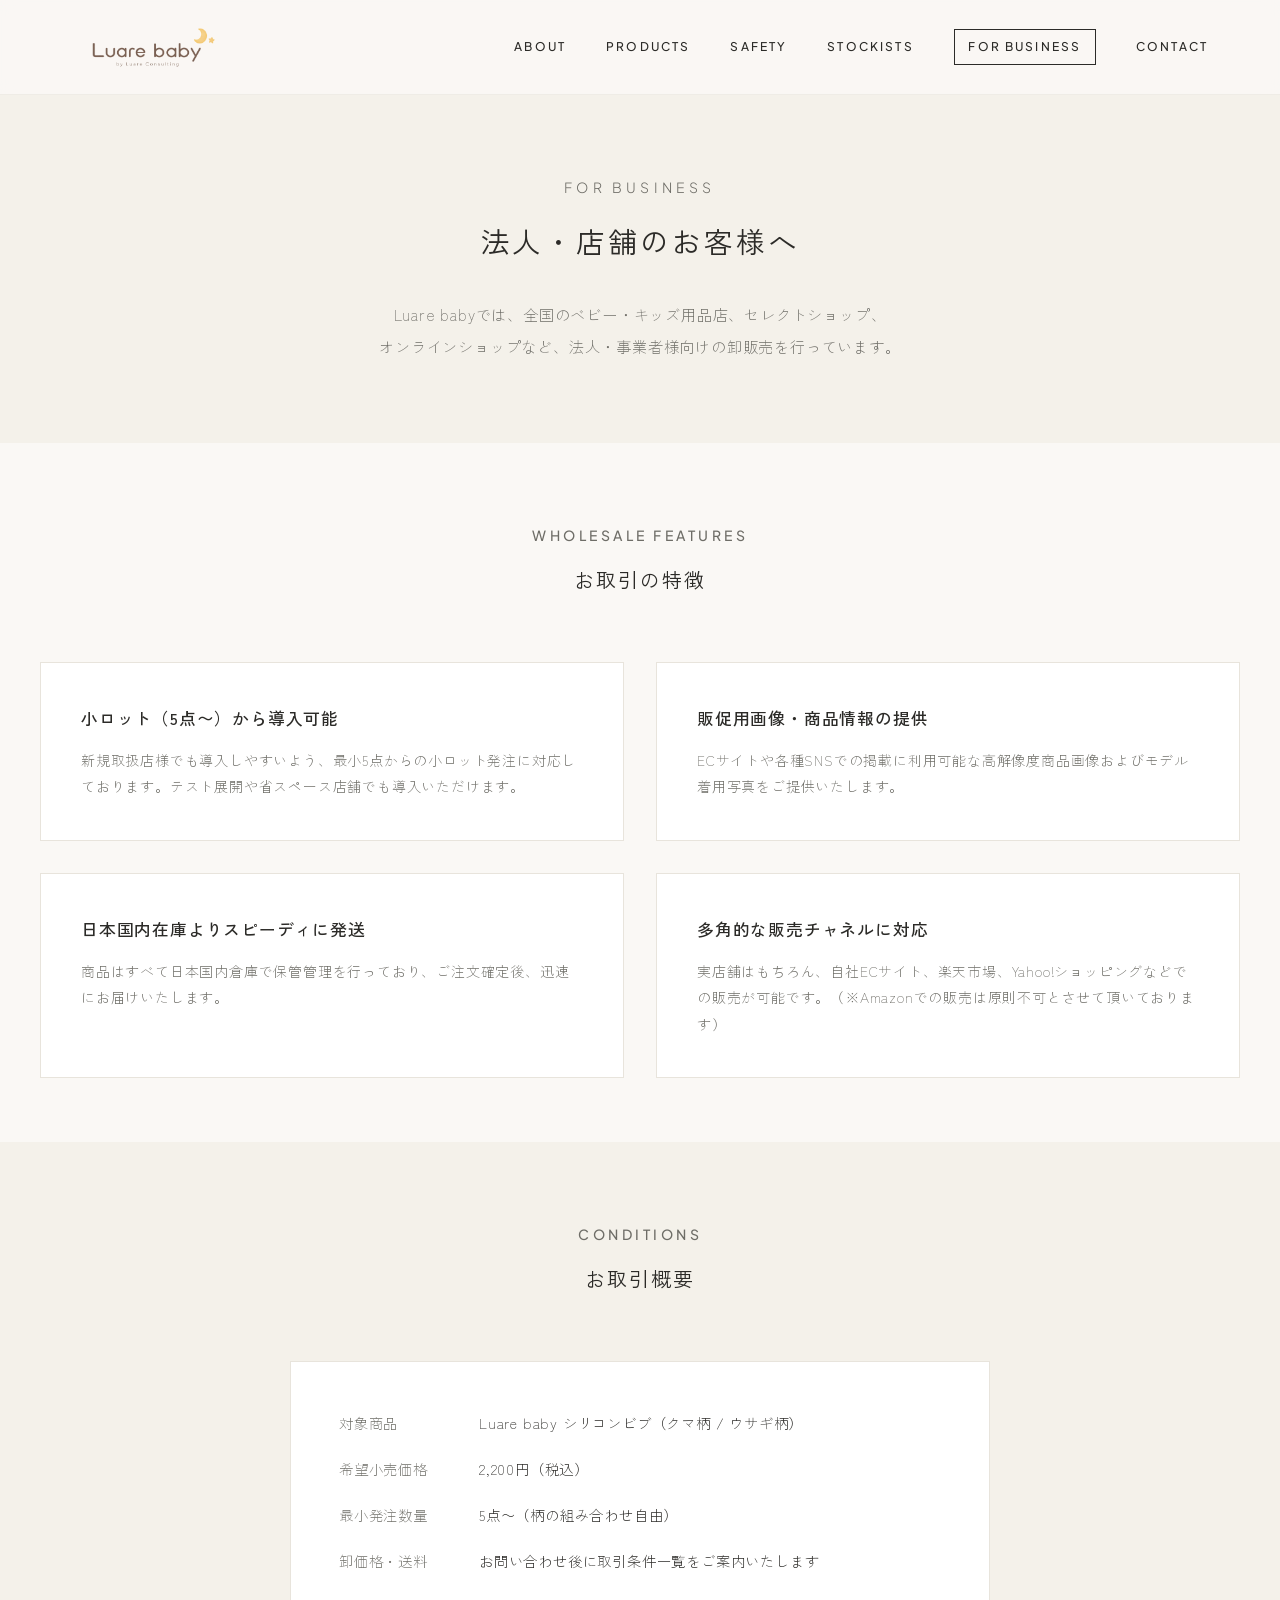
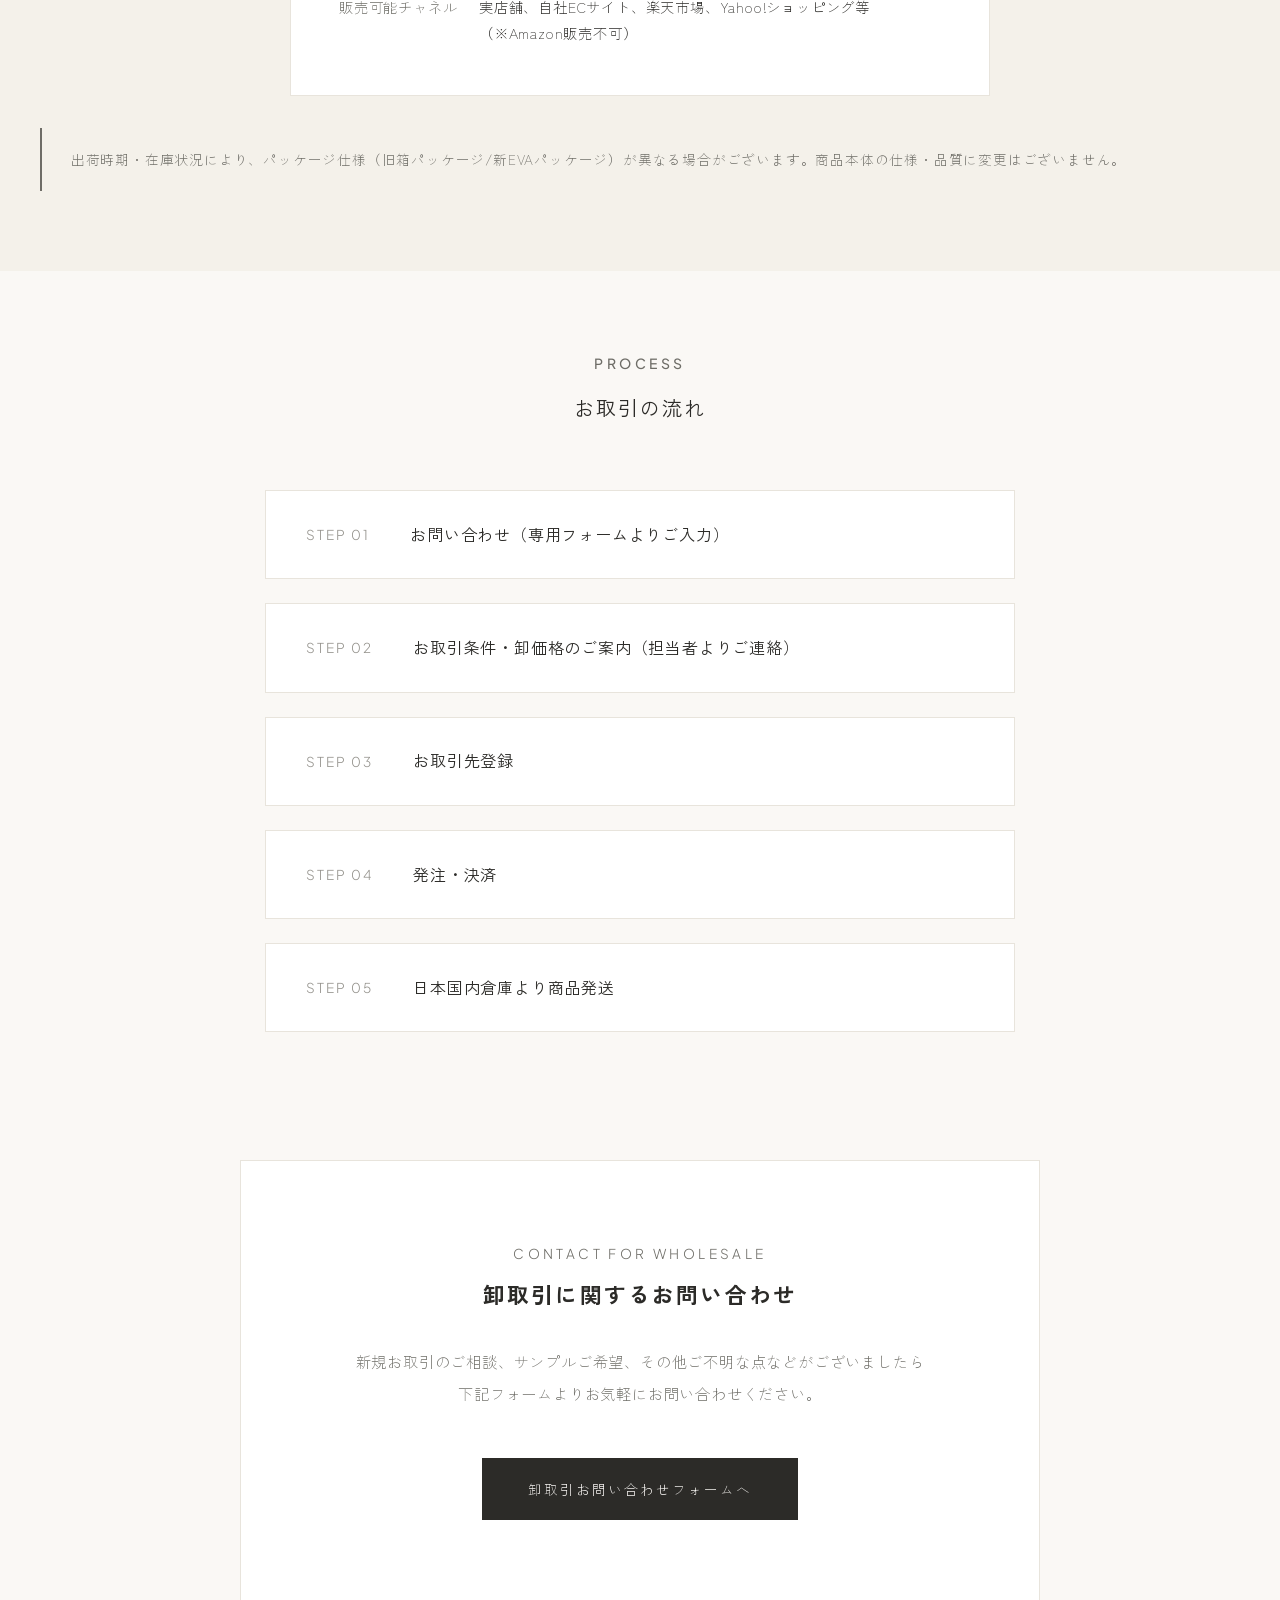
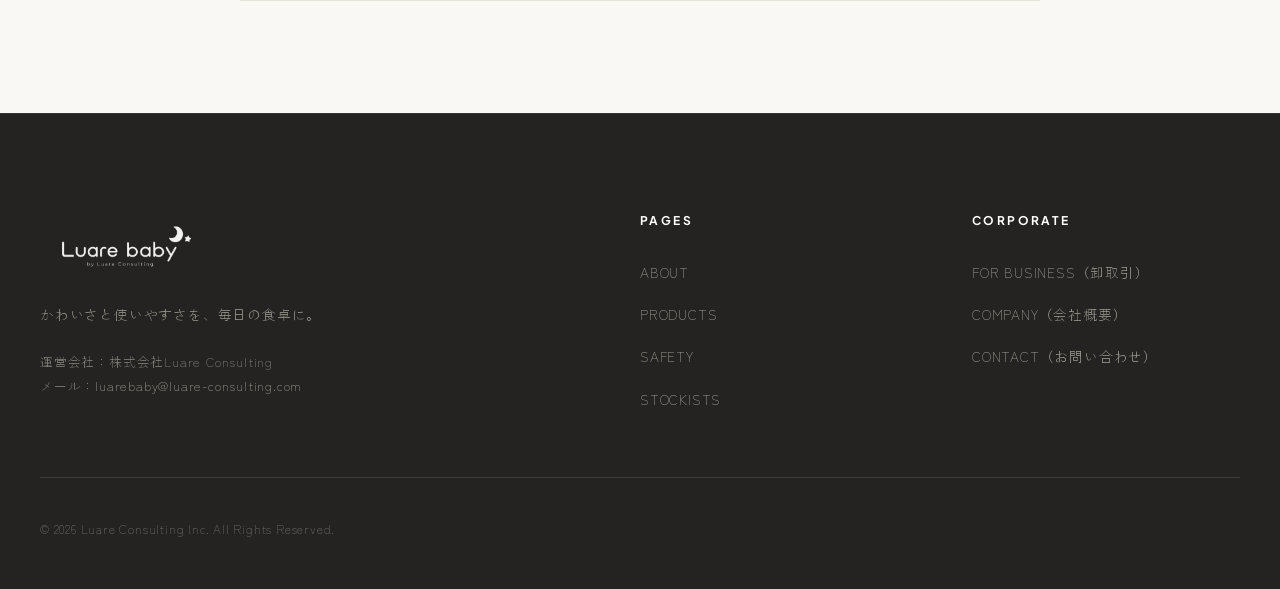
<file: business.html>
<!DOCTYPE html>
<html lang="ja">
<head>
  <meta charset="UTF-8">
  <meta name="viewport" content="width=device-width, initial-scale=1.0">
  <title>FOR BUSINESS (法人・店舗様向け卸取引) | Luare baby</title>
  <meta name="description" content="Luare baby（ルアレベビー）の法人・事業者様向け卸販売のご案内。小ロット5点から導入可能、高解像度販売用画像提供、日本国内在庫即納体制。">
  
  <!-- OGP & Twitter Card Tags -->
  <meta property="og:title" content="FOR BUSINESS | Luare baby">
  <meta property="og:description" content="Luare babyのお取引・卸販売のご案内。セレクトショップ、実店舗、EC事業者様へ。小ロット5点から導入可能。">
  <meta property="og:type" content="article">
  <meta property="og:url" content="https://baby.luare-consulting.com/business.html">
  <meta property="og:image" content="https://baby.luare-consulting.com/assets/images/hero/hero-bibs.jpg">
  <meta name="twitter:card" content="summary_large_image">
  
  <!-- Favicon & Canonical -->
  <link rel="icon" type="image/svg+xml" href="assets/images/favicon.svg">
  <link rel="canonical" href="https://baby.luare-consulting.com/business.html">
  <link rel="stylesheet" href="assets/css/style.css">

  <!-- JSON-LD Structured Data -->
  <script type="application/ld+json">
  {
    "@context": "https://schema.org",
    "@graph": [
      {
        "@type": "BreadcrumbList",
        "itemListElement": [
          {
            "@type": "ListItem",
            "position": 1,
            "name": "HOME",
            "item": "https://baby.luare-consulting.com/"
          },
          {
            "@type": "ListItem",
            "position": 2,
            "name": "FOR BUSINESS",
            "item": "https://baby.luare-consulting.com/business.html"
          }
        ]
      }
    ]
  }
  </script>
</head>
<body>

  <!-- Header Navigation -->
  <header class="site-header">
    <div class="header-container">
      <a href="index.html" class="logo">
        <img src="assets/images/logo/brand-logo.png" alt="Luare baby" class="logo-img" width="320" height="68">
      </a>

      <nav class="nav-desktop">
        <a href="index.html#about" class="nav-link">ABOUT</a>
        <a href="index.html#products" class="nav-link">PRODUCTS</a>
        <a href="index.html#safety" class="nav-link">SAFETY</a>
        <a href="index.html#stockists" class="nav-link">STOCKISTS</a>
        <a href="business.html" class="nav-link nav-business">FOR BUSINESS</a>
        <a href="contact.html" class="nav-link">CONTACT</a>
      </nav>

      <button class="hamburger-btn" id="hamburgerBtn" aria-label="メニューを開く">
        <span></span>
        <span></span>
        <span></span>
      </button>
    </div>
  </header>

  <!-- Mobile Overlay Navigation -->
  <div class="nav-mobile-overlay" id="mobileOverlay">
    <ul class="nav-mobile-list">
      <li><a href="index.html#about" class="nav-link">ABOUT</a></li>
      <li><a href="index.html#products" class="nav-link">PRODUCTS</a></li>
      <li><a href="index.html#safety" class="nav-link">SAFETY</a></li>
      <li><a href="index.html#stockists" class="nav-link">STOCKISTS</a></li>
      <li><a href="business.html" class="nav-link nav-business">FOR BUSINESS</a></li>
      <li><a href="company.html" class="nav-link">COMPANY</a></li>
      <li><a href="contact.html" class="nav-link">CONTACT</a></li>
    </ul>
  </div>

  <main>
    <!-- Page Header -->
    <section class="page-header">
      <div class="fade-in-up">
        <p class="page-title-en">FOR BUSINESS</p>
        <h1 class="page-title-jp">法人・店舗のお客様へ</h1>
        <p class="page-intro-text">
          Luare babyでは、全国のベビー・キッズ用品店、セレクトショップ、<br>
          オンラインショップなど、法人・事業者様向けの卸販売を行っています。
        </p>
      </div>
    </section>

    <!-- 1. PRODUCT & FEATURES -->
    <section class="products-section" style="padding-top: 5rem; padding-bottom: 4rem;">
      <div class="products-container">
        <div class="section-title fade-in-up">
          <span class="section-title-en">WHOLESALE FEATURES</span>
          <h2 class="section-title-jp">お取引の特徴</h2>
        </div>

        <div class="business-features-grid">
          <div class="business-feature-card fade-in-up">
            <h3 class="business-feature-title">小ロット（5点〜）から導入可能</h3>
            <p class="business-feature-desc">
              新規取扱店様でも導入しやすいよう、最小5点からの小ロット発注に対応しております。テスト展開や省スペース店舗でも導入いただけます。
            </p>
          </div>

          <div class="business-feature-card fade-in-up">
            <h3 class="business-feature-title">販促用画像・商品情報の提供</h3>
            <p class="business-feature-desc">
              ECサイトや各種SNSでの掲載に利用可能な高解像度商品画像およびモデル着用写真をご提供いたします。
            </p>
          </div>

          <div class="business-feature-card fade-in-up">
            <h3 class="business-feature-title">日本国内在庫よりスピーディに発送</h3>
            <p class="business-feature-desc">
              商品はすべて日本国内倉庫で保管管理を行っており、ご注文確定後、迅速にお届けいたします。
            </p>
          </div>

          <div class="business-feature-card fade-in-up">
            <h3 class="business-feature-title">多角的な販売チャネルに対応</h3>
            <p class="business-feature-desc">
              実店舗はもちろん、自社ECサイト、楽天市場、Yahoo!ショッピングなどでの販売が可能です。（※Amazonでの販売は原則不可とさせて頂いております）
            </p>
          </div>
        </div>
      </div>
    </section>

    <!-- 2. SUMMARY & TERMS -->
    <section class="safety-section" style="padding-top: 5rem; padding-bottom: 5rem;">
      <div class="safety-container">
        <div class="section-title fade-in-up">
          <span class="section-title-en">CONDITIONS</span>
          <h2 class="section-title-jp">お取引概要</h2>
        </div>

        <div class="product-specs fade-in-up" style="margin-bottom: 2rem;">
          <div class="specs-grid">
            <div class="specs-label">対象商品</div>
            <div class="specs-value">Luare baby シリコンビブ（クマ柄 / ウサギ柄）</div>

            <div class="specs-label">希望小売価格</div>
            <div class="specs-value">2,200円（税込）</div>

            <div class="specs-label">最小発注数量</div>
            <div class="specs-value">5点〜（柄の組み合わせ自由）</div>

            <div class="specs-label">卸価格・送料</div>
            <div class="specs-value">お問い合わせ後に取引条件一覧をご案内いたします</div>

            <div class="specs-label">販売可能チャネル</div>
            <div class="specs-value">実店舗、自社ECサイト、楽天市場、Yahoo!ショッピング等（※Amazon販売不可）</div>
          </div>
        </div>

        <div class="notice-box fade-in-up">
          出荷時期・在庫状況により、パッケージ仕様（旧箱パッケージ/新EVAパッケージ）が異なる場合がございます。商品本体の仕様・品質に変更はございません。
        </div>
      </div>
    </section>

    <!-- 3. WORKFLOW -->
    <section class="lifestyle-section" style="padding-top: 5rem; padding-bottom: 6rem;">
      <div class="lifestyle-container">
        <div class="section-title fade-in-up">
          <span class="section-title-en">PROCESS</span>
          <h2 class="section-title-jp">お取引の流れ</h2>
        </div>

        <div class="workflow-steps">
          <div class="workflow-step-item fade-in-up">
            <span class="step-number">STEP 01</span>
            <div class="step-title">お問い合わせ（専用フォームよりご入力）</div>
          </div>

          <div class="workflow-step-item fade-in-up">
            <span class="step-number">STEP 02</span>
            <div class="step-title">お取引条件・卸価格のご案内（担当者よりご連絡）</div>
          </div>

          <div class="workflow-step-item fade-in-up">
            <span class="step-number">STEP 03</span>
            <div class="step-title">お取引先登録</div>
          </div>

          <div class="workflow-step-item fade-in-up">
            <span class="step-number">STEP 04</span>
            <div class="step-title">発注・決済</div>
          </div>

          <div class="workflow-step-item fade-in-up">
            <span class="step-number">STEP 05</span>
            <div class="step-title">日本国内倉庫より商品発送</div>
          </div>
        </div>
      </div>
    </section>

    <!-- 4. CONTACT CTA -->
    <section class="business-teaser-section" style="padding-top: 2rem; padding-bottom: 7rem;">
      <div class="business-teaser-container fade-in-up">
        <p class="business-teaser-title">CONTACT FOR WHOLESALE</p>
        <h2 class="business-teaser-subtitle">卸取引に関するお問い合わせ</h2>
        <p class="business-teaser-text">
          新規お取引のご相談、サンプルご希望、その他ご不明な点などがございましたら<br>
          下記フォームよりお気軽にお問い合わせください。
        </p>
        <a href="https://docs.google.com/forms/d/e/1FAIpQLScrBAoYuO1JAtrjkQ5HbtF66qOEiT8IQh1QDYThbLdnRyGLGw/viewform" class="btn-primary js-business-form-url" target="_blank" rel="noopener noreferrer">卸取引お問い合わせフォームへ</a>
      </div>
    </section>
  </main>

  <!-- Footer -->
  <footer class="site-footer">
    <div class="footer-container">
      <div>
        <h2 class="footer-brand">
          <img src="assets/images/logo/brand-logo.png" alt="Luare baby" class="footer-logo-img" width="320" height="72">
        </h2>
        <p class="footer-tagline">かわいさと使いやすさを、毎日の食卓に。</p>
        <div class="footer-company-info">
          <p>運営会社：株式会社Luare Consulting</p>
          <p>メール：<a href="mailto:luarebaby@luare-consulting.com">luarebaby@luare-consulting.com</a></p>
        </div>
      </div>

      <div>
        <h3 class="footer-nav-title">PAGES</h3>
        <ul class="footer-nav-list">
          <li><a href="index.html#about">ABOUT</a></li>
          <li><a href="index.html#products">PRODUCTS</a></li>
          <li><a href="index.html#safety">SAFETY</a></li>
          <li><a href="index.html#stockists">STOCKISTS</a></li>
        </ul>
      </div>

      <div>
        <h3 class="footer-nav-title">CORPORATE</h3>
        <ul class="footer-nav-list">
          <li><a href="business.html">FOR BUSINESS（卸取引）</a></li>
          <li><a href="company.html">COMPANY（会社概要）</a></li>
          <li><a href="contact.html">CONTACT（お問い合わせ）</a></li>
        </ul>
      </div>
    </div>

    <div class="footer-bottom">
      <p>&copy; <span id="currentYear"></span> Luare Consulting Inc. All Rights Reserved.</p>
    </div>
  </footer>

  <script src="assets/js/config.js"></script>
  <script src="assets/js/main.js"></script>
</body>
</html>
</file>
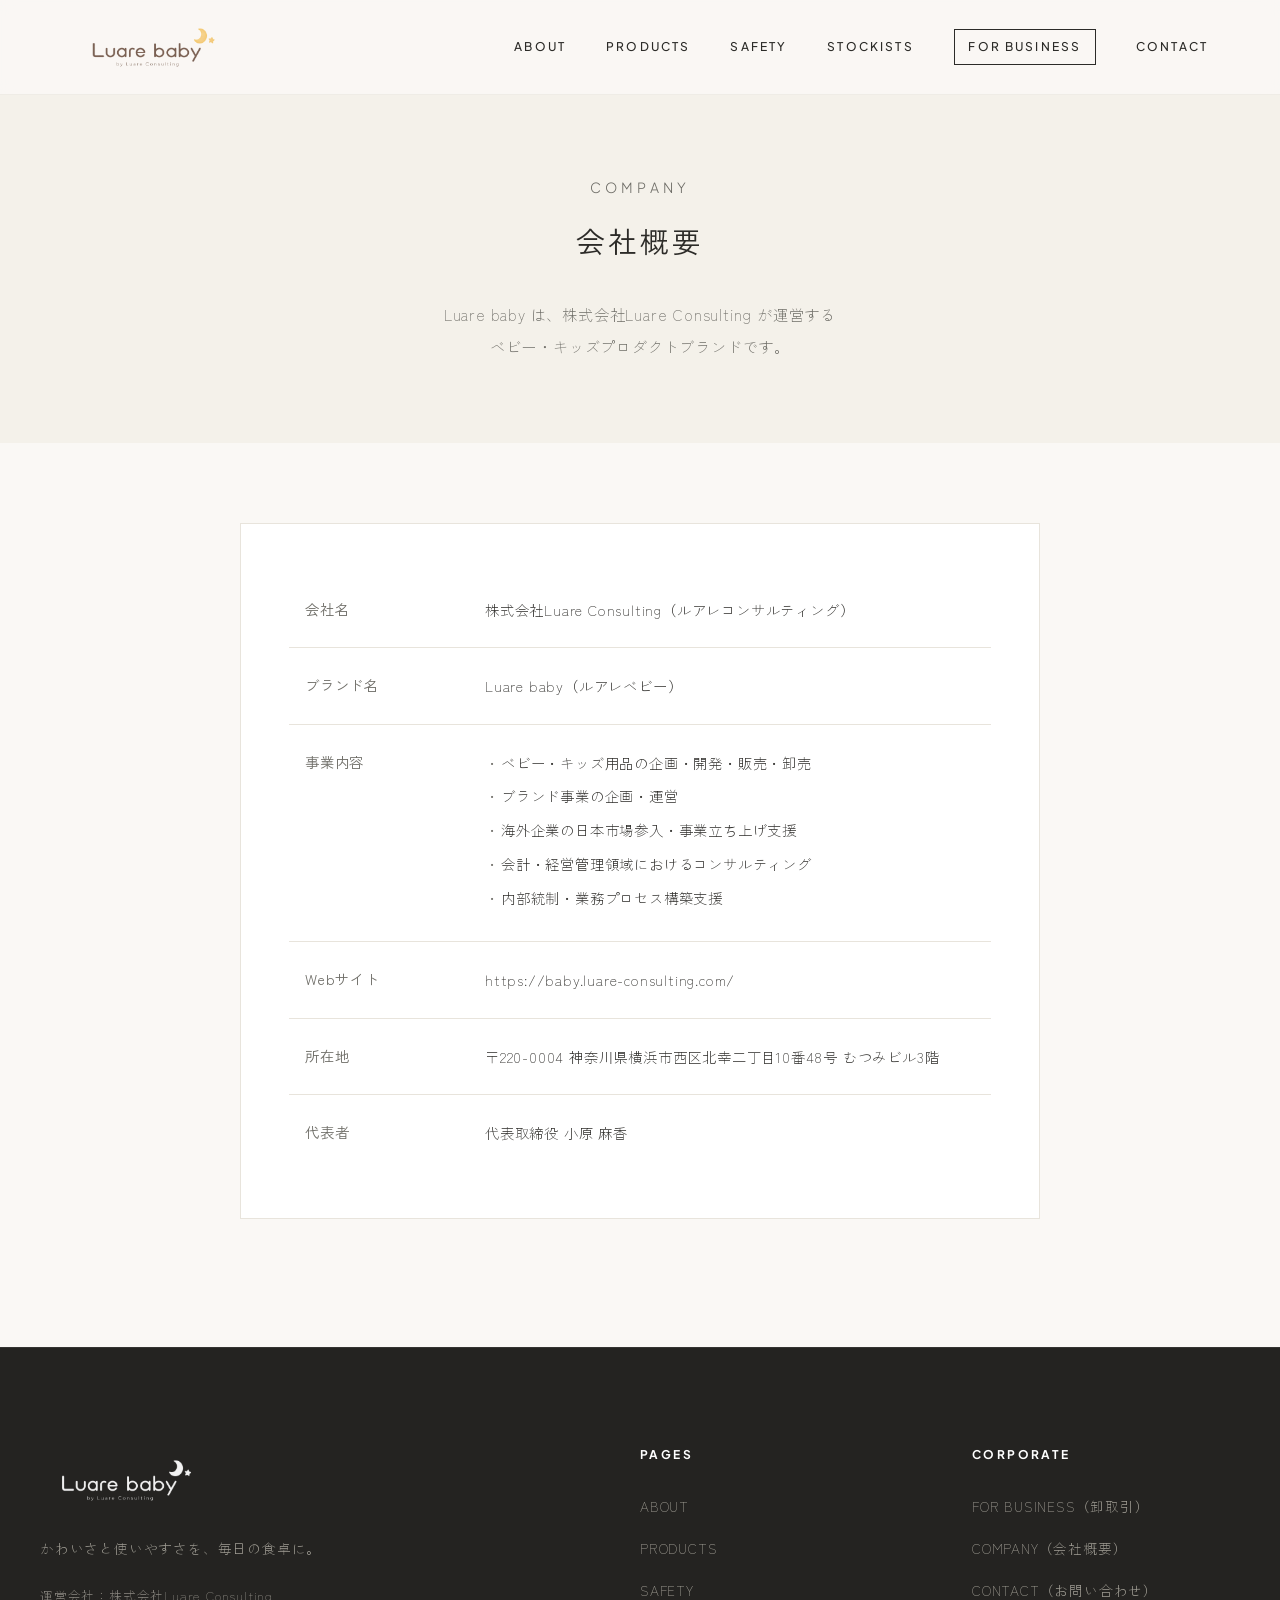
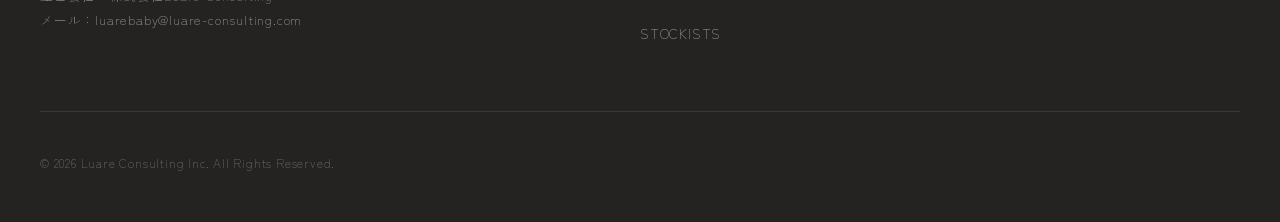
<file: company.html>
<!DOCTYPE html>
<html lang="ja">
<head>
  <meta charset="UTF-8">
  <meta name="viewport" content="width=device-width, initial-scale=1.0">
  <title>COMPANY (会社概要) | Luare baby</title>
  <meta name="description" content="Luare baby（ルアレベビー）を運営する株式会社Luare Consultingの会社概要。ベビー・キッズ事業、ブランド運営、各種コンサルティング業務を行っています。">
  
  <!-- OGP & Twitter Card Tags -->
  <meta property="og:title" content="COMPANY | Luare baby">
  <meta property="og:description" content="株式会社Luare Consulting 会社概要。Luare baby（ルアレベビー）を運営する企業の会社情報。">
  <meta property="og:type" content="article">
  <meta property="og:url" content="https://baby.luare-consulting.com/company.html">
  <meta property="og:image" content="https://baby.luare-consulting.com/assets/images/hero/hero-bibs.jpg">
  <meta name="twitter:card" content="summary_large_image">
  
  <!-- Favicon & Canonical -->
  <link rel="icon" type="image/svg+xml" href="assets/images/favicon.svg">
  <link rel="canonical" href="https://baby.luare-consulting.com/company.html">
  <link rel="stylesheet" href="assets/css/style.css">

  <!-- JSON-LD Structured Data -->
  <script type="application/ld+json">
  {
    "@context": "https://schema.org",
    "@graph": [
      {
        "@type": "BreadcrumbList",
        "itemListElement": [
          {
            "@type": "ListItem",
            "position": 1,
            "name": "HOME",
            "item": "https://baby.luare-consulting.com/"
          },
          {
            "@type": "ListItem",
            "position": 2,
            "name": "COMPANY",
            "item": "https://baby.luare-consulting.com/company.html"
          }
        ]
      },
      {
        "@type": "Organization",
        "name": "株式会社Luare Consulting",
        "url": "https://baby.luare-consulting.com/",
        "logo": "https://baby.luare-consulting.com/assets/images/favicon.svg",
        "address": {
          "@type": "PostalAddress",
          "postalCode": "220-0004",
          "addressRegion": "神奈川県",
          "addressLocality": "横浜市西区",
          "streetAddress": "北幸二丁目10番48号 むつみビル3階"
        }
      }
    ]
  }
  </script>
</head>
<body>

  <!-- Header Navigation -->
  <header class="site-header">
    <div class="header-container">
      <a href="index.html" class="logo">
        <img src="assets/images/logo/brand-logo.png" alt="Luare baby" class="logo-img" width="320" height="68">
      </a>

      <nav class="nav-desktop">
        <a href="index.html#about" class="nav-link">ABOUT</a>
        <a href="index.html#products" class="nav-link">PRODUCTS</a>
        <a href="index.html#safety" class="nav-link">SAFETY</a>
        <a href="index.html#stockists" class="nav-link">STOCKISTS</a>
        <a href="business.html" class="nav-link nav-business">FOR BUSINESS</a>
        <a href="contact.html" class="nav-link">CONTACT</a>
      </nav>

      <button class="hamburger-btn" id="hamburgerBtn" aria-label="メニューを開く">
        <span></span>
        <span></span>
        <span></span>
      </button>
    </div>
  </header>

  <!-- Mobile Overlay Navigation -->
  <div class="nav-mobile-overlay" id="mobileOverlay">
    <ul class="nav-mobile-list">
      <li><a href="index.html#about" class="nav-link">ABOUT</a></li>
      <li><a href="index.html#products" class="nav-link">PRODUCTS</a></li>
      <li><a href="index.html#safety" class="nav-link">SAFETY</a></li>
      <li><a href="index.html#stockists" class="nav-link">STOCKISTS</a></li>
      <li><a href="business.html" class="nav-link nav-business">FOR BUSINESS</a></li>
      <li><a href="company.html" class="nav-link">COMPANY</a></li>
      <li><a href="contact.html" class="nav-link">CONTACT</a></li>
    </ul>
  </div>

  <main>
    <!-- Page Header -->
    <section class="page-header">
      <div class="fade-in-up">
        <p class="page-title-en">COMPANY</p>
        <h1 class="page-title-jp">会社概要</h1>
        <p class="page-intro-text">
          Luare baby は、株式会社Luare Consulting が運営する<br>
          ベビー・キッズプロダクトブランドです。
        </p>
      </div>
    </section>

    <!-- Company Overview Table -->
    <section class="products-section" style="padding-top: 5rem; padding-bottom: 8rem;">
      <div class="company-table-container fade-in-up">
        <table class="company-table">
          <tbody>
            <tr>
              <th>会社名</th>
              <td>株式会社Luare Consulting（ルアレコンサルティング）</td>
            </tr>
            <tr>
              <th>ブランド名</th>
              <td>Luare baby（ルアレベビー）</td>
            </tr>
            <tr>
              <th>事業内容</th>
              <td>
                <ul class="business-list">
                  <li>ベビー・キッズ用品の企画・開発・販売・卸売</li>
                  <li>ブランド事業の企画・運営</li>
                  <li>海外企業の日本市場参入・事業立ち上げ支援</li>
                  <li>会計・経営管理領域におけるコンサルティング</li>
                  <li>内部統制・業務プロセス構築支援</li>
                </ul>
              </td>
            </tr>
            <tr>
              <th>Webサイト</th>
              <td>https://baby.luare-consulting.com/</td>
            </tr>
            <tr>
              <th>所在地</th>
              <td>〒220-0004 神奈川県横浜市西区北幸二丁目10番48号 むつみビル3階</td>
            </tr>
            <tr>
              <th>代表者</th>
              <td>代表取締役 小原 麻香</td>
            </tr>
          </tbody>
        </table>
      </div>
    </section>
  </main>

  <!-- Footer -->
  <footer class="site-footer">
    <div class="footer-container">
      <div>
        <h2 class="footer-brand">
          <img src="assets/images/logo/brand-logo.png" alt="Luare baby" class="footer-logo-img" width="320" height="72">
        </h2>
        <p class="footer-tagline">かわいさと使いやすさを、毎日の食卓に。</p>
        <div class="footer-company-info">
          <p>運営会社：株式会社Luare Consulting</p>
          <p>メール：<a href="mailto:luarebaby@luare-consulting.com">luarebaby@luare-consulting.com</a></p>
        </div>
      </div>

      <div>
        <h3 class="footer-nav-title">PAGES</h3>
        <ul class="footer-nav-list">
          <li><a href="index.html#about">ABOUT</a></li>
          <li><a href="index.html#products">PRODUCTS</a></li>
          <li><a href="index.html#safety" >SAFETY</a></li>
          <li><a href="index.html#stockists">STOCKISTS</a></li>
        </ul>
      </div>

      <div>
        <h3 class="footer-nav-title">CORPORATE</h3>
        <ul class="footer-nav-list">
          <li><a href="business.html">FOR BUSINESS（卸取引）</a></li>
          <li><a href="company.html">COMPANY（会社概要）</a></li>
          <li><a href="contact.html">CONTACT（お問い合わせ）</a></li>
        </ul>
      </div>
    </div>

    <div class="footer-bottom">
      <p>&copy; <span id="currentYear"></span> Luare Consulting Inc. All Rights Reserved.</p>
    </div>
  </footer>

  <script src="assets/js/config.js"></script>
  <script src="assets/js/main.js"></script>
</body>
</html>
</file>
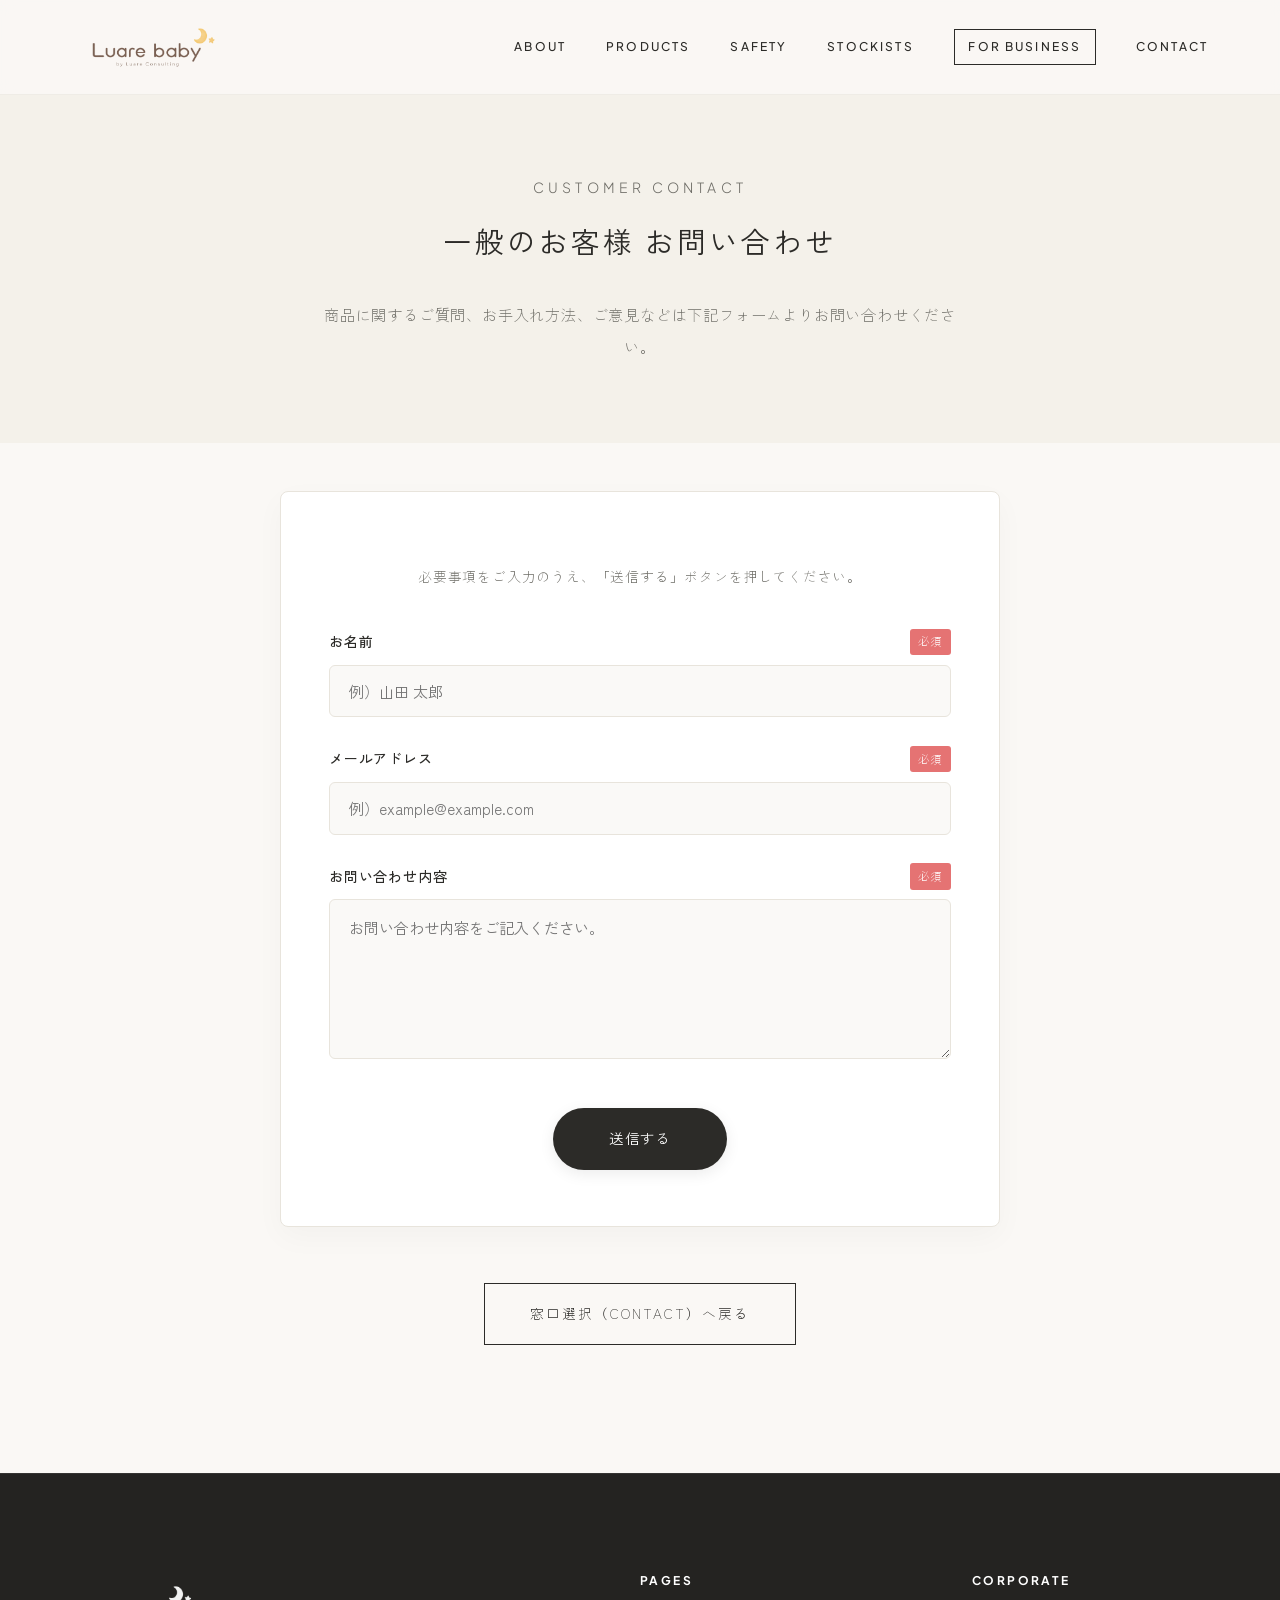
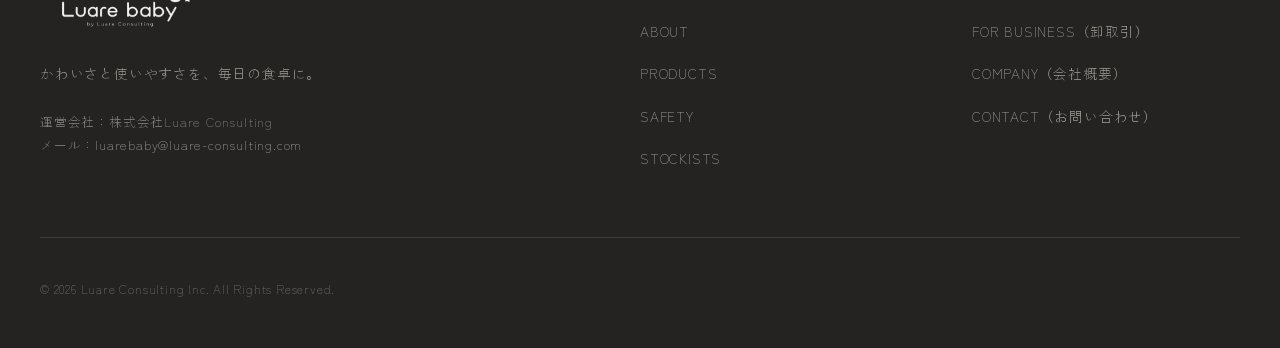
<file: contact-customer.html>
<!DOCTYPE html>
<html lang="ja">
<head>
  <meta charset="UTF-8">
  <meta name="viewport" content="width=device-width, initial-scale=1.0">
  <title>一般のお客様 お問い合わせ | Luare baby</title>
  <meta name="description" content="Luare baby（ルアレベビー）一般のお客様専用お問い合わせフォーム。商品やお手入れ方法に関するご質問、ご意見などはこちらからお問い合わせください。">
  
  <!-- OGP & Twitter Card Tags -->
  <meta property="og:title" content="一般のお客様 お問い合わせ | Luare baby">
  <meta property="og:description" content="Luare baby（ルアレベビー）一般のお客様専用お問い合わせフォーム。">
  <meta property="og:type" content="article">
  <meta property="og:url" content="https://baby.luare-consulting.com/contact-customer.html">
  <meta property="og:image" content="https://baby.luare-consulting.com/assets/images/hero/hero-bibs.jpg">
  <meta name="twitter:card" content="summary_large_image">
  
  <!-- Favicon & Canonical -->
  <link rel="icon" type="image/svg+xml" href="assets/images/favicon.svg">
  <link rel="canonical" href="https://baby.luare-consulting.com/contact-customer.html">
  <link rel="stylesheet" href="assets/css/style.css">

  <!-- JSON-LD Structured Data -->
  <script type="application/ld+json">
  {
    "@context": "https://schema.org",
    "@graph": [
      {
        "@type": "BreadcrumbList",
        "itemListElement": [
          {
            "@type": "ListItem",
            "position": 1,
            "name": "HOME",
            "item": "https://baby.luare-consulting.com/"
          },
          {
            "@type": "ListItem",
            "position": 2,
            "name": "CONTACT",
            "item": "https://baby.luare-consulting.com/contact.html"
          },
          {
            "@type": "ListItem",
            "position": 3,
            "name": "一般のお客様 お問い合わせ",
            "item": "https://baby.luare-consulting.com/contact-customer.html"
          }
        ]
      }
    ]
  }
  </script>
</head>
<body>

  <!-- Header Navigation -->
  <header class="site-header">
    <div class="header-container">
      <a href="index.html" class="logo">
        <img src="assets/images/logo/brand-logo.png" alt="Luare baby" class="logo-img" width="320" height="68">
      </a>

      <nav class="nav-desktop">
        <a href="index.html#about" class="nav-link">ABOUT</a>
        <a href="index.html#products" class="nav-link">PRODUCTS</a>
        <a href="index.html#safety" class="nav-link">SAFETY</a>
        <a href="index.html#stockists" class="nav-link">STOCKISTS</a>
        <a href="business.html" class="nav-link nav-business">FOR BUSINESS</a>
        <a href="contact.html" class="nav-link">CONTACT</a>
      </nav>

      <button class="hamburger-btn" id="hamburgerBtn" aria-label="メニューを開く">
        <span></span>
        <span></span>
        <span></span>
      </button>
    </div>
  </header>

  <!-- Mobile Overlay Navigation -->
  <div class="nav-mobile-overlay" id="mobileOverlay">
    <ul class="nav-mobile-list">
      <li><a href="index.html#about" class="nav-link">ABOUT</a></li>
      <li><a href="index.html#products" class="nav-link">PRODUCTS</a></li>
      <li><a href="index.html#safety" class="nav-link">SAFETY</a></li>
      <li><a href="index.html#stockists" class="nav-link">STOCKISTS</a></li>
      <li><a href="business.html" class="nav-link nav-business">FOR BUSINESS</a></li>
      <li><a href="company.html" class="nav-link">COMPANY</a></li>
      <li><a href="contact.html" class="nav-link">CONTACT</a></li>
    </ul>
  </div>

  <main>
    <!-- Page Header -->
    <section class="page-header">
      <div class="fade-in-up">
        <p class="page-title-en">CUSTOMER CONTACT</p>
        <h1 class="page-title-jp">一般のお客様 お問い合わせ</h1>
        <p class="page-intro-text">
          商品に関するご質問、お手入れ方法、ご意見などは下記フォームよりお問い合わせください。
        </p>
      </div>
    </section>

    <!-- General Customer Formspree Contact Form Section -->
    <section class="products-section" style="padding-top: 3rem; padding-bottom: 8rem;">
      <div class="contact-form-section fade-in-up" style="margin-top: 0;">
        <p class="contact-form-subtitle" style="margin-top: 1rem;">必要事項をご入力のうえ、「送信する」ボタンを押してください。</p>

        <!-- Formspree Endpoint Form -->
        <form action="https://formspree.io/f/YOUR_FORMSPREE_ID" method="POST" class="customer-contact-form">
          <!-- Formspree Options -->
          <input type="hidden" name="_subject" value="【Luare baby】一般のお客様からのお問い合わせ">
          <input type="text" name="_gotcha" style="display:none">

          <!-- 1. 氏名 (必須) -->
          <div class="form-group">
            <div class="form-label-wrapper">
              <label for="name" class="form-label">お名前</label>
              <span class="form-required-badge">必須</span>
            </div>
            <input type="text" id="name" name="name" class="form-input" placeholder="例）山田 太郎" required autocomplete="name">
          </div>

          <!-- 2. メールアドレス (必須) -->
          <div class="form-group">
            <div class="form-label-wrapper">
              <label for="email" class="form-label">メールアドレス</label>
              <span class="form-required-badge">必須</span>
            </div>
            <input type="email" id="email" name="email" class="form-input" placeholder="例）example@example.com" required autocomplete="email">
          </div>

          <!-- 3. お問い合わせ内容 (必須) -->
          <div class="form-group">
            <div class="form-label-wrapper">
              <label for="message" class="form-label">お問い合わせ内容</label>
              <span class="form-required-badge">必須</span>
            </div>
            <textarea id="message" name="message" class="form-textarea" placeholder="お問い合わせ内容をご記入ください。" required></textarea>
          </div>

          <!-- 送信ボタン -->
          <div class="form-submit-wrapper">
            <button type="submit" class="btn-submit">送信する</button>
          </div>
        </form>
      </div>

      <!-- Back to Contact Hub Button -->
      <div style="text-align: center; margin-top: 3.5rem;" class="fade-in-up">
        <a href="contact.html" class="btn-secondary">窓口選択（CONTACT）へ戻る</a>
      </div>
    </section>
  </main>

  <!-- Footer -->
  <footer class="site-footer">
    <div class="footer-container">
      <div>
        <h2 class="footer-brand">
          <img src="assets/images/logo/brand-logo.png" alt="Luare baby" class="footer-logo-img" width="320" height="72">
        </h2>
        <p class="footer-tagline">かわいさと使いやすさを、毎日の食卓に。</p>
        <div class="footer-company-info">
          <p>運営会社：株式会社Luare Consulting</p>
          <p>メール：<a href="mailto:luarebaby@luare-consulting.com">luarebaby@luare-consulting.com</a></p>
        </div>
      </div>

      <div>
        <h3 class="footer-nav-title">PAGES</h3>
        <ul class="footer-nav-list">
          <li><a href="index.html#about">ABOUT</a></li>
          <li><a href="index.html#products">PRODUCTS</a></li>
          <li><a href="index.html#safety">SAFETY</a></li>
          <li><a href="index.html#stockists">STOCKISTS</a></li>
        </ul>
      </div>

      <div>
        <h3 class="footer-nav-title">CORPORATE</h3>
        <ul class="footer-nav-list">
          <li><a href="business.html">FOR BUSINESS（卸取引）</a></li>
          <li><a href="company.html">COMPANY（会社概要）</a></li>
          <li><a href="contact.html">CONTACT（お問い合わせ）</a></li>
        </ul>
      </div>
    </div>

    <div class="footer-bottom">
      <p>&copy; <span id="currentYear"></span> Luare Consulting Inc. All Rights Reserved.</p>
    </div>
  </footer>

  <script src="assets/js/config.js"></script>
  <script src="assets/js/main.js"></script>
</body>
</html>
</file>
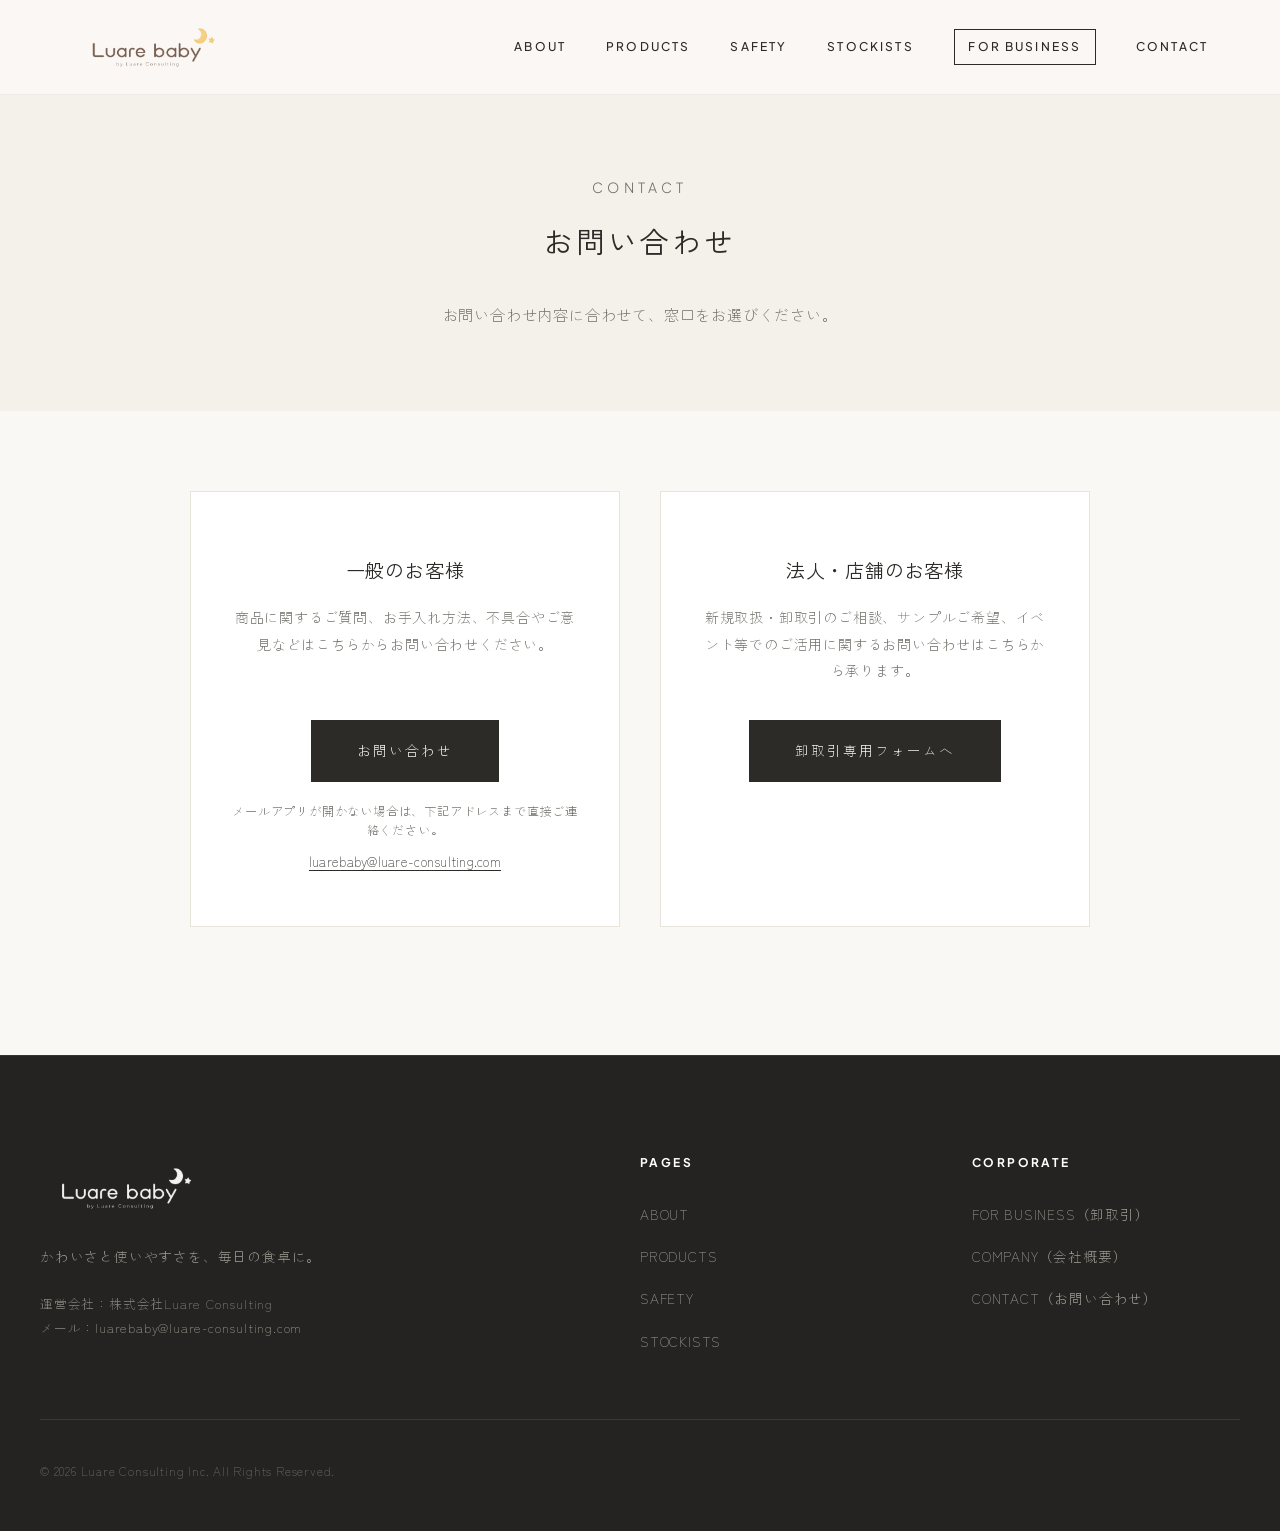
<file: contact.html>
<!DOCTYPE html>
<html lang="ja">
<head>
  <meta charset="UTF-8">
  <meta name="viewport" content="width=device-width, initial-scale=1.0">
  <title>CONTACT (お問い合わせ) | Luare baby</title>
  <meta name="description" content="Luare baby（ルアレベビー）へのお問い合わせ。一般のお客様からのお問い合わせおよび法人・店舗様からの卸取引に関するご相談窓口。">
  
  <!-- OGP & Twitter Card Tags -->
  <meta property="og:title" content="CONTACT | Luare baby">
  <meta property="og:description" content="Luare baby（ルアレベビー）お問い合わせ窓口。一般のお客様および法人・店舗様からの卸取引に関するご相談。">
  <meta property="og:type" content="article">
  <meta property="og:url" content="https://baby.luare-consulting.com/contact.html">
  <meta property="og:image" content="https://baby.luare-consulting.com/assets/images/hero/hero-bibs.jpg">
  <meta name="twitter:card" content="summary_large_image">
  
  <!-- Favicon & Canonical -->
  <link rel="icon" type="image/svg+xml" href="assets/images/favicon.svg">
  <link rel="canonical" href="https://baby.luare-consulting.com/contact.html">
  <link rel="stylesheet" href="assets/css/style.css">

  <!-- JSON-LD Structured Data -->
  <script type="application/ld+json">
  {
    "@context": "https://schema.org",
    "@graph": [
      {
        "@type": "BreadcrumbList",
        "itemListElement": [
          {
            "@type": "ListItem",
            "position": 1,
            "name": "HOME",
            "item": "https://baby.luare-consulting.com/"
          },
          {
            "@type": "ListItem",
            "position": 2,
            "name": "CONTACT",
            "item": "https://baby.luare-consulting.com/contact.html"
          }
        ]
      }
    ]
  }
  </script>
</head>
<body>

  <!-- Header Navigation -->
  <header class="site-header">
    <div class="header-container">
      <a href="index.html" class="logo">
        <img src="assets/images/logo/brand-logo.png" alt="Luare baby" class="logo-img" width="320" height="68">
      </a>

      <nav class="nav-desktop">
        <a href="index.html#about" class="nav-link">ABOUT</a>
        <a href="index.html#products" class="nav-link">PRODUCTS</a>
        <a href="index.html#safety" class="nav-link">SAFETY</a>
        <a href="index.html#stockists" class="nav-link">STOCKISTS</a>
        <a href="business.html" class="nav-link nav-business">FOR BUSINESS</a>
        <a href="contact.html" class="nav-link">CONTACT</a>
      </nav>

      <button class="hamburger-btn" id="hamburgerBtn" aria-label="メニューを開く">
        <span></span>
        <span></span>
        <span></span>
      </button>
    </div>
  </header>

  <!-- Mobile Overlay Navigation -->
  <div class="nav-mobile-overlay" id="mobileOverlay">
    <ul class="nav-mobile-list">
      <li><a href="index.html#about" class="nav-link">ABOUT</a></li>
      <li><a href="index.html#products" class="nav-link">PRODUCTS</a></li>
      <li><a href="index.html#safety" class="nav-link">SAFETY</a></li>
      <li><a href="index.html#stockists" class="nav-link">STOCKISTS</a></li>
      <li><a href="business.html" class="nav-link nav-business">FOR BUSINESS</a></li>
      <li><a href="company.html" class="nav-link">COMPANY</a></li>
      <li><a href="contact.html" class="nav-link">CONTACT</a></li>
    </ul>
  </div>

  <main>
    <!-- Page Header -->
    <section class="page-header">
      <div class="fade-in-up">
        <p class="page-title-en">CONTACT</p>
        <h1 class="page-title-jp">お問い合わせ</h1>
        <p class="page-intro-text">
          お問い合わせ内容に合わせて、窓口をお選びください。
        </p>
      </div>
    </section>

    <!-- Contact Hub Grid -->
    <section class="products-section" style="padding-top: 5rem; padding-bottom: 8rem;">
      <div class="contact-hub-grid">
        <!-- Customer Contact Card -->
        <div class="contact-hub-card fade-in-up">
          <div class="contact-card-header">
            <h2 class="contact-hub-title">一般のお客様</h2>
            <p class="contact-hub-desc">
              商品に関するご質問、お手入れ方法、不具合やご意見などはこちらからお問い合わせください。
            </p>
          </div>
          <div class="customer-contact-action contact-card-footer">
            <a href="mailto:luarebaby@luare-consulting.com?subject=Luare%20baby%E3%81%B8%E3%81%AE%E3%81%8A%E5%95%8F%E3%81%84%E5%90%88%E3%82%8F%E3%81%9B" class="btn-primary js-customer-form-url">お問い合わせ</a>
            <div class="contact-fallback-note">
              <p class="fallback-note-text">メールアプリが開かない場合は、下記アドレスまで直接ご連絡ください。</p>
              <a href="mailto:luarebaby@luare-consulting.com?subject=Luare%20baby%E3%81%B8%E3%81%AE%E3%81%8A%E5%95%8F%E3%81%84%E5%90%88%E3%82%8F%E3%81%9B" class="fallback-email-link">luarebaby@luare-consulting.com</a>
            </div>
          </div>
        </div>

        <!-- Wholesale / Business Contact Card (変更禁止：卸取引専用Googleフォーム) -->
        <div class="contact-hub-card fade-in-up">
          <div class="contact-card-header">
            <h2 class="contact-hub-title">法人・店舗のお客様</h2>
            <p class="contact-hub-desc">
              新規取扱・卸取引のご相談、サンプルご希望、イベント等でのご活用に関するお問い合わせはこちらから承ります。
            </p>
          </div>
          <div class="contact-card-footer">
            <a href="https://docs.google.com/forms/d/e/1FAIpQLScrBAoYuO1JAtrjkQ5HbtF66qOEiT8IQh1QDYThbLdnRyGLGw/viewform" class="btn-primary js-business-form-url" target="_blank" rel="noopener noreferrer">卸取引専用フォームへ</a>
          </div>
        </div>
      </div>
    </section>
  </main>

  <!-- Footer -->
  <footer class="site-footer">
    <div class="footer-container">
      <div>
        <h2 class="footer-brand">
          <img src="assets/images/logo/brand-logo.png" alt="Luare baby" class="footer-logo-img" width="320" height="72">
        </h2>
        <p class="footer-tagline">かわいさと使いやすさを、毎日の食卓に。</p>
        <div class="footer-company-info">
          <p>運営会社：株式会社Luare Consulting</p>
          <p>メール：<a href="mailto:luarebaby@luare-consulting.com">luarebaby@luare-consulting.com</a></p>
        </div>
      </div>

      <div>
        <h3 class="footer-nav-title">PAGES</h3>
        <ul class="footer-nav-list">
          <li><a href="index.html#about">ABOUT</a></li>
          <li><a href="index.html#products">PRODUCTS</a></li>
          <li><a href="index.html#safety">SAFETY</a></li>
          <li><a href="index.html#stockists">STOCKISTS</a></li>
        </ul>
      </div>

      <div>
        <h3 class="footer-nav-title">CORPORATE</h3>
        <ul class="footer-nav-list">
          <li><a href="business.html">FOR BUSINESS（卸取引）</a></li>
          <li><a href="company.html">COMPANY（会社概要）</a></li>
          <li><a href="contact.html">CONTACT（お問い合わせ）</a></li>
        </ul>
      </div>
    </div>

    <div class="footer-bottom">
      <p>&copy; <span id="currentYear"></span> Luare Consulting Inc. All Rights Reserved.</p>
    </div>
  </footer>

  <script src="assets/js/config.js"></script>
  <script src="assets/js/main.js"></script>
</body>
</html>
</file>
<file: assets/css/style.css>
@import url('https://fonts.googleapis.com/css2?family=Cormorant+Garamond:ital,wght@0,300;0,400;0,500;1,300;1,400&family=Marcellus&family=Plus+Jakarta+Sans:wght@300;400;500;600&family=Zen+Kaku+Gothic+New:wght@300;400;500&display=swap');

/* ==========================================================================
   Design System & Base Tokens
   ========================================================================== */
:root {
  /* Harmonious Neutral Palette */
  --bg-primary: #FAF8F5;       /* Warm Soft Ivory */
  --bg-secondary: #F4F1EA;     /* Soft Greige Warmth */
  --bg-surface: #FFFFFF;       /* Clean Off-White */
  
  --text-main: #2C2B28;        /* Deep Charcoal Grey */
  --text-muted: #6E6D67;       /* Muted Warm Grey */
  --text-light: #94928C;       /* Soft Light Grey */
  
  --accent-soft: #E5E0D6;      /* Subtle Neutral Border/Highlight */
  --accent-hover: #D6D0C3;     /* Hover State Neutral */
  --border-light: #E8E4DC;     /* Fine Subtly Warm Border */
  --border-dark: #2C2B28;      /* Primary Accent Border */

  /* Typography Families */
  --font-brand: 'Cormorant Garamond', 'Marcellus', 'Georgia', serif;
  --font-serif: 'Marcellus', 'Times New Roman', serif;
  --font-sans-en: 'Plus Jakarta Sans', -apple-system, sans-serif;
  --font-sans-jp: 'Zen Kaku Gothic New', "Hiragino Sans", "Hiragino Kaku Gothic ProN", "Meiryo", sans-serif;

  /* Layout Spacing */
  --max-width: 1200px;
  --max-width-narrow: 800px;
  --header-height: 95px;
}

/* ==========================================================================
   Reset & Fundamental Rules
   ========================================================================== */
*, *::before, *::after {
  box-sizing: border-box;
  margin: 0;
  padding: 0;
}

html {
  font-size: 16px;
  scroll-behavior: smooth;
  -webkit-text-size-adjust: 100%;
}

body {
  background-color: var(--bg-primary);
  color: var(--text-main);
  font-family: var(--font-sans-jp);
  font-weight: 300;
  line-height: 1.85;
  letter-spacing: 0.05em;
  -webkit-font-smoothing: antialiased;
  -moz-osx-font-smoothing: grayscale;
  overflow-x: hidden;
}

img {
  max-width: 100%;
  height: auto;
  display: block;
}

a {
  color: inherit;
  text-decoration: none;
  transition: opacity 0.3s ease, color 0.3s ease, border-color 0.3s ease;
}

ul, ol {
  list-style: none;
}

button {
  background: none;
  border: none;
  font: inherit;
  color: inherit;
  cursor: pointer;
}

/* ==========================================================================
   Typography Helpers
   ========================================================================== */
.font-en-serif {
  font-family: var(--font-serif);
  letter-spacing: 0.12em;
}

.font-en-sans {
  font-family: var(--font-sans-en);
  letter-spacing: 0.08em;
}

.section-title {
  text-align: center;
  margin-bottom: 4rem;
}

.section-title-en {
  font-family: var(--font-sans-en);
  font-size: 0.875rem;
  font-weight: 500;
  letter-spacing: 0.25em;
  text-transform: uppercase;
  color: var(--text-muted);
  display: block;
  margin-bottom: 0.75rem;
}

.section-title-jp {
  font-size: 1.25rem;
  font-weight: 400;
  letter-spacing: 0.1em;
  color: var(--text-main);
}

/* ==========================================================================
   Header & Navigation
   ========================================================================== */
.site-header {
  position: fixed;
  top: 0;
  left: 0;
  width: 100%;
  height: var(--header-height);
  background-color: rgba(250, 248, 245, 0.92);
  backdrop-filter: blur(8px);
  -webkit-backdrop-filter: blur(8px);
  z-index: 1000;
  border-bottom: 1px solid rgba(232, 228, 220, 0.6);
  transition: background-color 0.3s ease;
}

.header-container {
  max-width: var(--max-width);
  height: 100%;
  margin: 0 auto;
  padding: 0 2rem;
  display: flex;
  align-items: center;
  justify-content: space-between;
}

.logo {
  display: inline-flex;
  align-items: center;
  text-decoration: none;
}

.logo-img {
  height: 68px;
  width: auto;
  max-width: 320px;
  object-fit: contain;
  mix-blend-mode: multiply;
  transition: opacity 0.3s ease;
}

.logo:hover .logo-img {
  opacity: 0.82;
}

.nav-desktop {
  display: flex;
  gap: 2.5rem;
  align-items: center;
}

.nav-link {
  font-family: var(--font-sans-en);
  font-size: 0.75rem;
  font-weight: 500;
  letter-spacing: 0.18em;
  text-transform: uppercase;
  color: var(--text-main);
  position: relative;
  padding: 0.25rem 0;
}

.nav-link::after {
  content: '';
  position: absolute;
  bottom: 0;
  left: 0;
  width: 0%;
  height: 1px;
  background-color: var(--text-main);
  transition: width 0.3s ease;
}

.nav-link:hover::after {
  width: 100%;
}

.nav-link.nav-business {
  padding: 0.35rem 0.85rem;
  border: 1px solid var(--border-dark);
  font-weight: 500;
  transition: background-color 0.3s ease, color 0.3s ease;
}

.nav-link.nav-business::after {
  display: none;
}

.nav-link.nav-business:hover {
  background-color: var(--text-main);
  color: var(--bg-primary);
}

/* Mobile Hamburger Button */
.hamburger-btn {
  display: none;
  flex-direction: column;
  justify-content: space-between;
  width: 24px;
  height: 16px;
  z-index: 1002;
}

.hamburger-btn span {
  width: 100%;
  height: 1px;
  background-color: var(--text-main);
  transition: transform 0.3s ease, opacity 0.3s ease;
}

.hamburger-btn.active span:nth-child(1) {
  transform: translateY(7.5px) rotate(45deg);
}

.hamburger-btn.active span:nth-child(2) {
  opacity: 0;
}

.hamburger-btn.active span:nth-child(3) {
  transform: translateY(-7.5px) rotate(-45deg);
}

/* Mobile Navigation Overlay */
.nav-mobile-overlay {
  position: fixed;
  top: 0;
  left: 0;
  width: 100%;
  height: 100vh;
  background-color: var(--bg-primary);
  z-index: 1001;
  display: flex;
  flex-direction: column;
  align-items: center;
  justify-content: center;
  opacity: 0;
  pointer-events: none;
  transition: opacity 0.4s ease;
}

.nav-mobile-overlay.active {
  opacity: 1;
  pointer-events: auto;
}

.nav-mobile-list {
  display: flex;
  flex-direction: column;
  align-items: center;
  gap: 2rem;
}

.nav-mobile-list .nav-link {
  font-size: 0.95rem;
  letter-spacing: 0.25em;
}

/* ==========================================================================
   Buttons & CTAs
   ========================================================================== */
.btn-primary {
  display: inline-block;
  padding: 1.1rem 2.8rem;
  background-color: var(--text-main);
  color: var(--bg-primary);
  font-family: var(--font-sans-jp);
  font-size: 0.85rem;
  letter-spacing: 0.15em;
  border: 1px solid var(--text-main);
  transition: background-color 0.3s ease, color 0.3s ease, border-color 0.3s ease;
  text-align: center;
}

.btn-primary:hover {
  background-color: transparent;
  color: var(--text-main);
}

.btn-secondary {
  display: inline-block;
  padding: 1.1rem 2.8rem;
  background-color: transparent;
  color: var(--text-main);
  font-family: var(--font-sans-jp);
  font-size: 0.85rem;
  letter-spacing: 0.15em;
  border: 1px solid var(--border-dark);
  transition: background-color 0.3s ease, color 0.3s ease;
  text-align: center;
}

.btn-secondary:hover {
  background-color: var(--text-main);
  color: var(--bg-primary);
}

/* ==========================================================================
   Section 1: HERO
   ========================================================================== */
.hero-section {
  padding-top: calc(var(--header-height) + 3rem);
  padding-bottom: 6rem;
  min-height: 90vh;
  display: flex;
  flex-direction: column;
  justify-content: center;
  align-items: center;
}

.hero-container {
  max-width: var(--max-width);
  width: 100%;
  margin: 0 auto;
  padding: 0 2rem;
  text-align: center;
}

.hero-image-wrapper {
  max-width: 1000px;
  margin: 0 auto 3.5rem;
  overflow: hidden;
}

.hero-image {
  width: 100%;
  max-height: 650px;
  object-fit: cover;
  object-position: center;
}

.hero-content {
  max-width: 600px;
  margin: 0 auto;
}

.hero-brand {
  font-family: var(--font-serif);
  font-size: 1.25rem;
  letter-spacing: 0.25em;
  color: var(--text-muted);
  margin-bottom: 0.5rem;
  text-transform: uppercase;
}
  font-family: var(--font-serif);
  font-size: 1.25rem;
  letter-spacing: 0.25em;
  color: var(--text-muted);
  margin-bottom: 0.5rem;
  text-transform: uppercase;
}

.site-h1 {
  font-family: var(--font-serif);
  font-size: 0.9rem;
  font-weight: 400;
  letter-spacing: 0.2em;
  color: var(--text-muted);
  margin-bottom: 1.2rem;
  text-transform: uppercase;
}

.hero-subtext {
  font-size: 0.95rem;
  color: var(--text-muted);
  line-height: 2.1;
  margin-top: 1.8rem;
  max-width: 580px;
  margin-left: auto;
  margin-right: auto;
}

.product-japanese-title {
  font-size: 1.25rem;
  font-weight: 400;
  letter-spacing: 0.1em;
  color: var(--text-main);
  margin-top: 0.5rem;
  margin-bottom: 1.2rem;
}

.product-intro-text {
  max-width: 720px;
  margin: 0 auto 2.5rem;
  font-size: 0.95rem;
  line-height: 2.1;
  color: var(--text-muted);
  text-align: center;
}

.product-feature-subbox {
  max-width: 720px;
  margin: 0 auto 3.5rem;
  padding: 2rem 2.5rem;
  background-color: var(--bg-surface);
  border: 1px solid var(--border-light);
  text-align: center;
}

.product-feature-subtitle {
  font-size: 1.05rem;
  font-weight: 400;
  letter-spacing: 0.1em;
  margin-bottom: 0.8rem;
  color: var(--text-main);
}

.product-feature-subtext {
  font-size: 0.9rem;
  line-height: 2;
  color: var(--text-muted);
}

.hero-copy {
  font-size: 1.5rem;
  font-weight: 300;
  line-height: 1.9;
  letter-spacing: 0.15em;
  color: var(--text-main);
}

/* ==========================================================================
   Section 2: ABOUT LUARE BABY
   ========================================================================== */
.about-section {
  padding: 8rem 2rem;
  background-color: var(--bg-secondary);
}

.about-container {
  max-width: var(--max-width-narrow);
  margin: 0 auto;
  text-align: center;
}

.about-lead {
  font-size: 1.35rem;
  font-weight: 400;
  letter-spacing: 0.12em;
  margin-bottom: 2.5rem;
  color: var(--text-main);
}

.about-text {
  font-size: 0.95rem;
  line-height: 2.2;
  color: var(--text-muted);
}

/* ==========================================================================
   Section 3: PRODUCTS
   ========================================================================== */
.products-section {
  padding: 9rem 2rem;
}

.products-container {
  max-width: var(--max-width);
  margin: 0 auto;
}

.product-meta-header {
  text-align: center;
  margin-bottom: 4rem;
}

.product-title {
  font-family: var(--font-serif);
  font-size: 2.2rem;
  font-weight: 400;
  letter-spacing: 0.1em;
  margin-bottom: 0.5rem;
}

.product-subtitle {
  font-size: 1rem;
  color: var(--text-muted);
  margin-bottom: 1rem;
}

.product-price {
  font-family: var(--font-sans-en);
  font-size: 1.15rem;
  letter-spacing: 0.1em;
  color: var(--text-main);
}

.product-grid {
  display: grid;
  grid-template-columns: repeat(2, 1fr);
  gap: 3.5rem;
  margin-bottom: 5rem;
}

.product-card {
  text-align: center;
}

.product-image-box {
  background-color: var(--bg-surface);
  padding: 2.5rem;
  border: 1px solid var(--border-light);
  margin-bottom: 1.5rem;
}

.product-image-box img {
  width: 100%;
  height: 420px;
  object-fit: contain;
}

.product-design-name {
  font-family: var(--font-sans-en);
  font-size: 1rem;
  letter-spacing: 0.15em;
  font-weight: 500;
  margin-bottom: 0.3rem;
}

.product-design-jp {
  font-size: 0.875rem;
  color: var(--text-muted);
}

/* Product Specifications List */
.product-specs {
  max-width: 700px;
  margin: 0 auto 4rem;
  padding: 3rem;
  background-color: var(--bg-surface);
  border: 1px solid var(--border-light);
}

.product-specs-title {
  font-size: 1rem;
  font-weight: 400;
  letter-spacing: 0.15em;
  text-align: center;
  margin-bottom: 2rem;
  padding-bottom: 1rem;
  border-bottom: 1px solid var(--border-light);
}

.specs-grid {
  display: grid;
  grid-template-columns: 140px 1fr;
  row-gap: 1.2rem;
  font-size: 0.9rem;
}

.specs-label {
  color: var(--text-muted);
}

.specs-value {
  color: var(--text-main);
}

.product-cta-wrapper {
  text-align: center;
}

/* ==========================================================================
   Section 4: SAFETY & QUALITY
   ========================================================================== */
.safety-section {
  padding: 9rem 2rem;
  background-color: var(--bg-secondary);
}

.safety-container {
  max-width: var(--max-width);
  margin: 0 auto;
}

.safety-grid {
  display: grid;
  grid-template-columns: repeat(3, 1fr);
  gap: 2.5rem;
}

.safety-card {
  background-color: var(--bg-surface);
  padding: 3.5rem 2.5rem;
  border: 1px solid var(--border-light);
  display: flex;
  flex-direction: column;
}

.safety-num {
  font-family: var(--font-sans-en);
  font-size: 0.85rem;
  letter-spacing: 0.2em;
  color: var(--text-light);
  margin-bottom: 1.5rem;
}

.safety-card-title-en {
  font-family: var(--font-sans-en);
  font-size: 1.1rem;
  letter-spacing: 0.15em;
  font-weight: 500;
  margin-bottom: 0.4rem;
}

.safety-card-title-jp {
  font-size: 0.95rem;
  font-weight: 400;
  color: var(--text-muted);
  margin-bottom: 1.8rem;
  padding-bottom: 1rem;
  border-bottom: 1px solid var(--border-light);
}

.safety-card-desc {
  font-size: 0.875rem;
  line-height: 2;
  color: var(--text-muted);
}

.safety-list {
  margin-top: 1.2rem;
}

.safety-list li {
  font-size: 0.85rem;
  color: var(--text-main);
  padding-left: 1.2rem;
  position: relative;
  margin-bottom: 0.5rem;
}

.safety-list li::before {
  content: '・';
  position: absolute;
  left: 0;
  color: var(--text-muted);
}

.safety-disclaimer {
  max-width: 900px;
  margin: 3rem auto 0;
  text-align: center;
  font-size: 0.75rem;
  color: var(--text-light);
  line-height: 1.85;
}

/* Breadcrumbs */
.breadcrumb-container {
  max-width: var(--max-width);
  margin: 0 auto;
  padding: calc(var(--header-height) + 1.5rem) 2rem 0;
}

.breadcrumb-list {
  display: flex;
  align-items: center;
  gap: 0.5rem;
  font-size: 0.75rem;
  color: var(--text-muted);
  font-family: var(--font-sans-en);
  letter-spacing: 0.1em;
}

.breadcrumb-item a {
  color: var(--text-muted);
}

.breadcrumb-item a:hover {
  color: var(--text-main);
}

.breadcrumb-separator {
  color: var(--text-light);
}

.breadcrumb-item.active {
  color: var(--text-main);
}

/* Design Badge */
.badge-japan {
  display: inline-block;
  font-family: var(--font-sans-en);
  font-size: 0.7rem;
  letter-spacing: 0.25em;
  text-transform: uppercase;
  color: var(--text-muted);
  padding: 0.3rem 0.9rem;
  border: 1px solid var(--border-light);
  background-color: var(--bg-surface);
  margin-bottom: 1.2rem;
}

/* Product Feature Cards (5 Points) */
.features-5grid {
  display: grid;
  grid-template-columns: repeat(3, 1fr);
  gap: 2rem;
  margin: 3.5rem 0;
}

.feature-point-card {
  background-color: var(--bg-surface);
  border: 1px solid var(--border-light);
  padding: 2.5rem 2rem;
  text-align: center;
}

.feature-point-num {
  font-family: var(--font-sans-en);
  font-size: 0.8rem;
  letter-spacing: 0.2em;
  color: var(--text-light);
  margin-bottom: 1rem;
  display: block;
}

.feature-point-title {
  font-size: 1.05rem;
  font-weight: 500;
  color: var(--text-main);
  line-height: 1.6;
}

/* Two-column Detail Section */
.detail-section-row {
  display: grid;
  grid-template-columns: 1fr 1fr;
  gap: 4rem;
  align-items: center;
  padding: 5rem 0;
  border-bottom: 1px solid var(--border-light);
}

.detail-section-row.reverse {
  direction: rtl;
}

.detail-section-row.reverse > * {
  direction: ltr;
}

.detail-section-img-box {
  background-color: var(--bg-surface);
  border: 1px solid var(--border-light);
  padding: 1.5rem;
}

.detail-section-img-box img {
  width: 100%;
  max-height: 480px;
  object-fit: contain;
}

.detail-section-content {
  text-align: left;
}

.detail-section-tag {
  font-family: var(--font-sans-en);
  font-size: 0.75rem;
  letter-spacing: 0.25em;
  color: var(--text-muted);
  text-transform: uppercase;
  margin-bottom: 0.8rem;
  display: block;
}

.detail-section-title {
  font-size: 1.5rem;
  font-weight: 400;
  letter-spacing: 0.08em;
  color: var(--text-main);
  margin-bottom: 1.5rem;
  line-height: 1.6;
}

.detail-section-text {
  font-size: 0.925rem;
  line-height: 2.1;
  color: var(--text-muted);
}

/* SGS Report Real Document Stack */
.sgs-report-container {
  display: grid;
  grid-template-columns: 1fr 1fr;
  gap: 3.5rem;
  align-items: center;
  background-color: var(--bg-surface);
  border: 1px solid var(--border-light);
  padding: 4rem 3rem;
  margin-top: 3.5rem;
}

.sgs-report-stack-real {
  position: relative;
  width: 100%;
  max-width: 380px;
  height: 480px;
  margin: 0 auto;
}

.sgs-report-stack-real img {
  position: absolute;
  top: 0;
  left: 50%;
  width: 82%;
  border-radius: 4px;
  box-shadow: 0 8px 24px rgba(0, 0, 0, 0.08), 0 2px 6px rgba(0, 0, 0, 0.04);
  border: 1px solid rgba(0, 0, 0, 0.06);
  background: #FFFFFF;
  transition: transform 0.4s cubic-bezier(0.25, 1, 0.5, 1), box-shadow 0.4s ease;
  transform-origin: bottom center;
}

/* Page 4 (Back) */
.sgs-report-stack-real img:nth-child(4) {
  transform: translateX(-50%) translateY(0px) rotate(-8deg) scale(0.91);
  z-index: 1;
  opacity: 0.85;
}

/* Page 3 (Middle Back) */
.sgs-report-stack-real img:nth-child(3) {
  transform: translateX(-50%) translateY(12px) rotate(5deg) scale(0.94);
  z-index: 2;
  opacity: 0.90;
}

/* Page 2 (Middle Front) */
.sgs-report-stack-real img:nth-child(2) {
  transform: translateX(-50%) translateY(24px) rotate(-3deg) scale(0.97);
  z-index: 3;
  opacity: 0.95;
}

/* Page 1 (Front - Main Page with SGS Logo & Summary) */
.sgs-report-stack-real img:nth-child(1) {
  transform: translateX(-50%) translateY(36px) rotate(0deg) scale(1);
  z-index: 4;
  opacity: 1;
}

/* Refined Hover Interaction */
.sgs-report-stack-real:hover img:nth-child(4) {
  transform: translateX(-50%) translateY(-8px) rotate(-12deg) scale(0.91);
}
.sgs-report-stack-real:hover img:nth-child(3) {
  transform: translateX(-50%) translateY(6px) rotate(8deg) scale(0.94);
}
.sgs-report-stack-real:hover img:nth-child(2) {
  transform: translateX(-50%) translateY(20px) rotate(-5deg) scale(0.97);
}
.sgs-report-stack-real:hover img:nth-child(1) {
  transform: translateX(-50%) translateY(34px) rotate(0deg) scale(1.02);
  box-shadow: 0 16px 40px rgba(0, 0, 0, 0.12);
}

.report-paper:nth-child(3) {
  transform: rotate(4deg) translateX(15px);
  z-index: 3;
}

.report-header-line {
  font-family: var(--font-sans-en);
  font-size: 0.65rem;
  font-weight: 600;
  color: #555;
  border-bottom: 1px solid #E0E0E0;
  padding-bottom: 0.4rem;
}

.report-body-skeleton {
  display: flex;
  flex-direction: column;
  gap: 0.5rem;
}

.skeleton-line {
  height: 4px;
  background-color: #F0EDE8;
  border-radius: 2px;
}

.report-pass-badge {
  align-self: flex-end;
  font-family: var(--font-sans-en);
  font-size: 0.7rem;
  font-weight: 600;
  color: #333;
  border: 1px solid #333;
  padding: 0.2rem 0.5rem;
}

.sgs-report-info {
  text-align: left;
}

.sgs-issuer-title {
  font-family: var(--font-sans-en);
  font-size: 0.8rem;
  letter-spacing: 0.2em;
  color: var(--text-muted);
  margin-bottom: 0.5rem;
}

.sgs-headline {
  font-size: 1.25rem;
  font-weight: 500;
  color: var(--text-main);
  margin-bottom: 1.5rem;
  line-height: 1.6;
}

.sgs-items-list {
  display: flex;
  flex-direction: column;
  gap: 0.75rem;
  margin-bottom: 1.5rem;
}

.sgs-item-row {
  font-size: 0.875rem;
  color: var(--text-main);
  padding-left: 1.2rem;
  position: relative;
}

.sgs-item-row::before {
  content: '・';
  position: absolute;
  left: 0;
  color: var(--text-muted);
}

/* FAQ Section */
.faq-section {
  padding: 8rem 2rem;
  background-color: var(--bg-secondary);
}

.faq-container {
  max-width: 800px;
  margin: 0 auto;
}

.faq-list {
  display: flex;
  flex-direction: column;
  gap: 1.5rem;
}

.faq-item {
  background-color: var(--bg-surface);
  border: 1px solid var(--border-light);
  padding: 2.5rem;
}

.faq-question {
  font-size: 1.05rem;
  font-weight: 500;
  color: var(--text-main);
  margin-bottom: 1rem;
  display: flex;
  align-items: flex-start;
  gap: 0.8rem;
  line-height: 1.6;
}

.faq-q-badge {
  font-family: var(--font-sans-en);
  font-size: 1.1rem;
  color: var(--text-muted);
  font-weight: 400;
}

.faq-answer {
  font-size: 0.9rem;
  color: var(--text-muted);
  line-height: 2;
  padding-left: 2rem;
}

/* ==========================================================================
   Section 5: USE / LIFESTYLE
   ========================================================================== */
.lifestyle-section {
  padding: 7rem 2rem;
}

.lifestyle-container {
  max-width: 1100px;
  margin: 0 auto;
  text-align: center;
}

.lifestyle-image-box {
  margin-bottom: 3.5rem;
}

.lifestyle-image-box img {
  width: 100%;
  max-height: 650px;
  object-fit: cover;
}

.lifestyle-copy-en {
  font-family: var(--font-serif);
  font-size: 1.5rem;
  letter-spacing: 0.15em;
  color: var(--text-muted);
  margin-bottom: 0.8rem;
}

.lifestyle-copy-jp {
  font-size: 1.15rem;
  letter-spacing: 0.12em;
  color: var(--text-main);
}

/* ==========================================================================
   Section 6: STOCKISTS / WHERE TO BUY
   ========================================================================== */
.stockists-section {
  padding: 8rem 2rem;
  background-color: var(--bg-secondary);
}

.stockists-container {
  max-width: var(--max-width-narrow);
  margin: 0 auto;
  text-align: center;
}

.stockists-list {
  display: flex;
  flex-direction: column;
  gap: 1.5rem;
}

.stockist-item {
  background-color: var(--bg-surface);
  padding: 2.5rem;
  border: 1px solid var(--border-light);
  display: flex;
  align-items: center;
  justify-content: space-between;
  transition: border-color 0.3s ease;
}

.stockist-item:hover {
  border-color: var(--border-dark);
}

.stockist-info {
  text-align: left;
}

.stockist-name {
  font-family: var(--font-sans-en);
  font-size: 1.1rem;
  font-weight: 500;
  letter-spacing: 0.1em;
  margin-bottom: 0.2rem;
}

.stockist-desc {
  font-size: 0.85rem;
  color: var(--text-muted);
}

/* ==========================================================================
   Section 7: FOR BUSINESS (TOP Teaser)
   ========================================================================== */
.business-teaser-section {
  padding: 9rem 2rem;
}

.business-teaser-container {
  max-width: var(--max-width-narrow);
  margin: 0 auto;
  text-align: center;
  border: 1px solid var(--border-light);
  padding: 5rem 3rem;
  background-color: var(--bg-surface);
}

.business-teaser-title {
  font-family: var(--font-sans-en);
  font-size: 0.85rem;
  letter-spacing: 0.25em;
  color: var(--text-muted);
  margin-bottom: 0.5rem;
}

.business-teaser-subtitle {
  font-size: 1.35rem;
  letter-spacing: 0.1em;
  margin-bottom: 2rem;
}

.business-teaser-text {
  font-size: 0.95rem;
  line-height: 2.1;
  color: var(--text-muted);
  margin-bottom: 3rem;
}

/* ==========================================================================
   Section 8 & 9: Footer & Company Link
   ========================================================================== */
.site-footer {
  background-color: #242321;
  color: #D6D3CC;
  padding: 6rem 2rem 3rem;
  border-top: 1px solid rgba(255, 255, 255, 0.08);
}

.footer-container {
  max-width: var(--max-width);
  margin: 0 auto;
  display: grid;
  grid-template-columns: 2fr 1fr 1fr;
  gap: 4rem;
  padding-bottom: 4rem;
  border-bottom: 1px solid rgba(255, 255, 255, 0.1);
}

.footer-brand {
  margin-bottom: 1.2rem;
  display: block;
}

.sgs-user-material-img {
  width: 100%;
  max-width: 440px;
  height: auto;
  display: block;
  border-radius: 4px;
  filter: drop-shadow(0 8px 24px rgba(0, 0, 0, 0.08));
  transition: transform 0.4s ease, filter 0.4s ease;
}

.sgs-user-material-img:hover {
  transform: translateY(-4px);
  filter: drop-shadow(0 14px 32px rgba(0, 0, 0, 0.12));
}

.footer-logo-img {
  height: 72px;
  width: auto;
  max-width: 340px;
  object-fit: contain;
  filter: brightness(0) invert(1);
  opacity: 0.95;
  transition: opacity 0.3s ease;
}

.footer-logo-img:hover {
  opacity: 1;
}

.footer-tagline {
  font-size: 0.85rem;
  color: #A3A097;
  line-height: 1.8;
  margin-bottom: 1.5rem;
}

.footer-company-info {
  font-size: 0.8rem;
  color: #8C8982;
  line-height: 1.85;
}

.footer-company-info p {
  word-break: break-all;
  overflow-wrap: anywhere;
}

.footer-company-info a {
  color: #A3A097;
  text-decoration: none;
  transition: color 0.3s ease;
  word-break: break-all;
  overflow-wrap: anywhere;
}

.footer-company-info a:hover {
  color: #FFFFFF;
  text-decoration: underline;
}

.footer-company-info a:hover {
  color: #FFFFFF;
  text-decoration: underline;
}

.footer-nav-title {
  font-family: var(--font-sans-en);
  font-size: 0.75rem;
  letter-spacing: 0.2em;
  color: #FFFFFF;
  margin-bottom: 1.5rem;
  text-transform: uppercase;
}

.footer-nav-list {
  display: flex;
  flex-direction: column;
  gap: 0.8rem;
}

.footer-nav-list a {
  font-size: 0.85rem;
  color: #A3A097;
  transition: color 0.3s ease;
}

.footer-nav-list a:hover {
  color: #FFFFFF;
}

.footer-bottom {
  max-width: var(--max-width);
  margin: 2.5rem auto 0;
  display: flex;
  justify-content: space-between;
  align-items: center;
  font-size: 0.75rem;
  color: #75726C;
}

/* ==========================================================================
   Page Specific Styles: FOR BUSINESS (business.html)
   ========================================================================== */
.page-header {
  padding-top: calc(var(--header-height) + 5rem);
  padding-bottom: 5rem;
  background-color: var(--bg-secondary);
  text-align: center;
}

.page-title-en {
  font-family: var(--font-sans-en);
  font-size: 0.875rem;
  letter-spacing: 0.3em;
  color: var(--text-muted);
  margin-bottom: 0.8rem;
}

.page-title-jp {
  font-size: 1.8rem;
  font-weight: 400;
  letter-spacing: 0.1em;
  margin-bottom: 2rem;
}

.page-intro-text {
  max-width: 650px;
  margin: 0 auto;
  font-size: 0.95rem;
  line-height: 2.1;
  color: var(--text-muted);
}

.business-features-grid {
  display: grid;
  grid-template-columns: repeat(2, 1fr);
  gap: 2rem;
  margin-top: 3rem;
}

.business-feature-card {
  background-color: var(--bg-surface);
  padding: 2.5rem;
  border: 1px solid var(--border-light);
}

.business-feature-title {
  font-size: 1.05rem;
  font-weight: 500;
  margin-bottom: 0.8rem;
  color: var(--text-main);
}

.business-feature-desc {
  font-size: 0.875rem;
  color: var(--text-muted);
  line-height: 1.9;
}

/* Workflow Steps */
.workflow-steps {
  display: flex;
  flex-direction: column;
  gap: 1.5rem;
  max-width: 750px;
  margin: 0 auto;
}

.workflow-step-item {
  background-color: var(--bg-surface);
  border: 1px solid var(--border-light);
  padding: 1.8rem 2.5rem;
  display: flex;
  align-items: center;
  gap: 2.5rem;
}

.step-number {
  font-family: var(--font-sans-en);
  font-size: 0.85rem;
  letter-spacing: 0.15em;
  color: var(--text-light);
  white-space: nowrap;
}

.step-title {
  font-size: 1rem;
  font-weight: 400;
  color: var(--text-main);
}

/* Package Notice Box */
.notice-box {
  background-color: var(--bg-secondary);
  border-left: 2px solid var(--text-muted);
  padding: 1.2rem 1.8rem;
  font-size: 0.85rem;
  color: var(--text-muted);
  margin-top: 2rem;
}

/* ==========================================================================
   Page Specific Styles: COMPANY (company.html)
   ========================================================================== */
.company-table-container {
  max-width: var(--max-width-narrow);
  margin: 0 auto;
  background-color: var(--bg-surface);
  border: 1px solid var(--border-light);
  padding: 3rem;
}

.company-table {
  width: 100%;
  border-collapse: collapse;
}

.company-table th, .company-table td {
  padding: 1.5rem 1rem;
  border-bottom: 1px solid var(--border-light);
  text-align: left;
  font-size: 0.9rem;
}

.company-table tr:last-child th, .company-table tr:last-child td {
  border-bottom: none;
}

.company-table th {
  width: 180px;
  font-weight: 400;
  color: var(--text-muted);
  vertical-align: top;
}

.company-table td {
  color: var(--text-main);
  line-height: 1.9;
}

.business-list li {
  margin-bottom: 0.4rem;
  position: relative;
  padding-left: 1rem;
}

.business-list li::before {
  content: '・';
  position: absolute;
  left: 0;
  color: var(--text-muted);
}

/* ==========================================================================
   Page Specific Styles: CONTACT (contact.html)
   ========================================================================== */
.contact-hub-grid {
  display: grid;
  grid-template-columns: repeat(2, 1fr);
  gap: 2.5rem;
  max-width: 900px;
  margin: 0 auto;
  align-items: stretch;
}

.contact-hub-card {
  background-color: var(--bg-surface);
  border: 1px solid var(--border-light);
  padding: 3.8rem 2.5rem 3.2rem;
  text-align: center;
  display: flex;
  flex-direction: column;
  align-items: center;
  justify-content: flex-start;
  height: 100%;
  box-sizing: border-box;
}

.contact-card-header {
  width: 100%;
  display: flex;
  flex-direction: column;
  align-items: center;
  flex-shrink: 0;
  min-height: 135px;
  margin-bottom: 2rem;
}

.contact-hub-title {
  font-size: 1.2rem;
  font-weight: 400;
  margin-bottom: 1rem;
}

.contact-hub-desc {
  font-size: 0.875rem;
  color: var(--text-muted);
  line-height: 1.9;
  margin-bottom: 0;
}

.contact-card-footer {
  width: 100%;
  display: flex;
  flex-direction: column;
  align-items: center;
  justify-content: flex-start;
}

/* Customer Contact Action & Fallback Note */
.contact-fallback-note {
  margin-top: 1.25rem;
  text-align: center;
}

.fallback-note-text {
  font-size: 0.76rem;
  color: var(--text-muted);
  margin-bottom: 0.3rem;
  line-height: 1.6;
}

.fallback-email-link {
  font-size: 0.84rem;
  color: var(--text-main);
  text-decoration: underline;
  text-underline-offset: 3px;
  word-break: break-all;
  letter-spacing: 0.02em;
  transition: color 0.3s ease, opacity 0.3s ease;
}

.fallback-email-link:hover {
  color: var(--color-accent);
  opacity: 0.85;
}

/* Customer Formspree Contact Form Styles */
.contact-form-section {
  max-width: 720px;
  margin: 4rem auto 0;
  background-color: var(--bg-surface);
  border: 1px solid var(--border-light);
  padding: 3.5rem 3rem;
  border-radius: 8px;
  box-shadow: 0 10px 30px rgba(0, 0, 0, 0.03);
}

.contact-form-title {
  font-size: 1.25rem;
  font-weight: 400;
  text-align: center;
  margin-bottom: 0.5rem;
  color: var(--text-main);
}

.contact-form-subtitle {
  font-size: 0.85rem;
  color: var(--text-muted);
  text-align: center;
  margin-bottom: 2.5rem;
}

.form-group {
  margin-bottom: 1.8rem;
}

.form-label-wrapper {
  display: flex;
  align-items: center;
  justify-content: space-between;
  margin-bottom: 0.6rem;
}

.form-label {
  font-size: 0.875rem;
  font-weight: 500;
  color: var(--text-main);
}

.form-required-badge {
  font-size: 0.72rem;
  background-color: #e57373;
  color: #ffffff;
  padding: 0.15rem 0.5rem;
  border-radius: 3px;
  letter-spacing: 0.05em;
}

.form-input,
.form-textarea {
  width: 100%;
  padding: 0.9rem 1.2rem;
  font-size: 0.95rem;
  font-family: inherit;
  color: var(--text-main);
  background-color: #faf9f7;
  border: 1px solid var(--border-light);
  border-radius: 6px;
  transition: border-color 0.3s ease, background-color 0.3s ease, box-shadow 0.3s ease;
  box-sizing: border-box;
}

.form-input:focus,
.form-textarea:focus {
  outline: none;
  border-color: #cbb49c;
  background-color: #ffffff;
  box-shadow: 0 0 0 3px rgba(203, 180, 156, 0.18);
}

.form-textarea {
  resize: vertical;
  min-height: 160px;
  line-height: 1.7;
}

.form-submit-wrapper {
  text-align: center;
  margin-top: 2.5rem;
}

.btn-submit {
  display: inline-flex;
  align-items: center;
  justify-content: center;
  background-color: var(--text-main);
  color: #ffffff;
  font-size: 0.9rem;
  font-weight: 400;
  letter-spacing: 0.1em;
  padding: 1.1rem 3.5rem;
  border: none;
  border-radius: 40px;
  cursor: pointer;
  transition: background-color 0.3s ease, transform 0.3s ease, box-shadow 0.3s ease;
  box-shadow: 0 4px 15px rgba(0, 0, 0, 0.08);
}

.btn-submit:hover {
  background-color: #4a3e3d;
  transform: translateY(-2px);
  box-shadow: 0 6px 20px rgba(0, 0, 0, 0.14);
}

/* ==========================================================================
   Animations & Transitions
   ========================================================================== */
.fade-in-up {
  opacity: 0;
  transform: translateY(24px);
  transition: opacity 0.8s ease, transform 0.8s ease;
}

.fade-in-up.visible {
  opacity: 1;
  transform: translateY(0);
}

/* ==========================================================================
   Responsive Media Queries (Mobile First & Tablet Overrides)
   ========================================================================== */
@media (max-width: 992px) {
  .product-grid {
    grid-template-columns: 1fr;
    gap: 3rem;
  }

  .safety-grid {
    grid-template-columns: 1fr;
    gap: 2rem;
  }

  .footer-container {
    grid-template-columns: 1fr;
    gap: 3rem;
  }

  .business-features-grid {
    grid-template-columns: 1fr;
  }

  .contact-hub-grid {
    grid-template-columns: 1fr;
  }
}

@media (max-width: 768px) {
  :root {
    --header-height: 76px;
  }

  .logo-img {
    height: 48px;
    max-width: 220px;
  }

  .footer-logo-img {
    height: 52px;
    max-width: 240px;
  }

  .nav-desktop {
    display: none;
  }

  .hamburger-btn {
    display: flex;
  }

  .hero-copy {
    font-size: 1.25rem;
  }

  .about-lead {
    font-size: 1.15rem;
  }

  .product-specs {
    padding: 2rem 1.5rem;
  }

  .specs-grid {
    grid-template-columns: 100px 1fr;
  }

  .business-teaser-container {
    padding: 3rem 1.5rem;
  }

  .workflow-step-item {
    flex-direction: column;
    align-items: flex-start;
    gap: 0.5rem;
    padding: 1.5rem;
  }

  .company-table-container {
    padding: 1.5rem;
  }

  .company-table th {
    width: 110px;
  }

  .contact-hub-grid {
    grid-template-columns: 1fr;
    gap: 2rem;
  }

  .contact-hub-card {
    padding: 3rem 1.8rem 2.5rem;
  }

  .contact-card-header {
    min-height: auto;
    margin-bottom: 1.8rem;
  }

  /* Smartphone Product Image Optimization (max-width: 768px / 767px) */
  .products-section {
    padding-left: 16px;
    padding-right: 16px;
  }

  .products-container {
    width: 100%;
    max-width: 100%;
    padding-left: 0;
    padding-right: 0;
  }

  .product-grid {
    grid-template-columns: 1fr;
    gap: 2.2rem;
    margin-bottom: 3rem;
  }

  .product-card {
    width: 100%;
    margin: 0 auto;
  }

  .product-image-box {
    padding: 0.4rem;
    height: auto;
    min-height: 0;
    margin-bottom: 1rem;
    box-sizing: border-box;
  }

  .product-image-box img {
    width: 100%;
    height: auto;
    max-height: none;
    object-fit: contain;
    display: block;
  }

  /* Smartphone Explanation Sections (Detail Section Rows & SGS Report) */
  .detail-section-row,
  .detail-section-row.reverse {
    display: flex;
    flex-direction: column;
    direction: ltr;
    gap: 1.8rem;
    padding: 2.5rem 0;
    width: 100%;
  }

  .detail-section-row.reverse > * {
    direction: ltr;
  }

  .detail-section-content {
    width: 100%;
    text-align: left;
  }

  .detail-section-title {
    font-size: 1.3rem;
    font-weight: 500;
    line-height: 1.5;
    margin-bottom: 1rem;
    color: var(--text-main);
    word-break: break-word;
  }

  .detail-section-text {
    font-size: 0.9rem;
    line-height: 1.85;
    color: var(--text-main);
    word-break: break-word;
  }

  .detail-section-img-box {
    width: 100%;
    padding: 0.4rem;
    box-sizing: border-box;
  }

  .detail-section-img-box img {
    width: 100%;
    height: auto;
    max-height: none;
    object-fit: contain;
    display: block;
  }

  /* SGS Report Section Mobile 1-Column Layout */
  .sgs-report-container {
    display: flex !important;
    flex-direction: column !important;
    gap: 1.5rem !important;
    padding: 2rem 1.25rem !important;
    margin-top: 2rem !important;
    width: 100% !important;
    box-sizing: border-box !important;
  }

  .sgs-report-info {
    width: 100% !important;
    text-align: left !important;
  }

  .sgs-issuer-title {
    font-size: 0.8rem !important;
    letter-spacing: 0.15em !important;
    color: var(--text-muted) !important;
    margin-bottom: 0.4rem !important;
  }

  .sgs-headline {
    font-size: 1.25rem !important;
    font-weight: 500 !important;
    line-height: 1.5 !important;
    color: var(--text-main) !important;
    margin-bottom: 1rem !important;
    word-break: break-word !important;
  }

  .sgs-desc-text {
    font-size: 0.9rem !important;
    line-height: 1.85 !important;
    color: var(--text-main) !important;
    margin-bottom: 1.2rem !important;
    word-break: break-word !important;
  }

  .sgs-items-list {
    display: flex !important;
    flex-direction: column !important;
    gap: 0.65rem !important;
    margin-bottom: 1.5rem !important;
  }

  .sgs-item-row {
    font-size: 0.875rem !important;
    line-height: 1.6 !important;
    color: var(--text-main) !important;
  }

  .sgs-report-stack-real {
    position: relative !important;
    width: 100% !important;
    max-width: 100% !important;
    height: auto !important;
    min-height: 0 !important;
    margin: 0.5rem 0 1rem 0 !important;
    display: block !important;
  }

  .sgs-user-material-img {
    position: static !important;
    width: 100% !important;
    max-width: 100% !important;
    height: auto !important;
    display: block !important;
    margin: 0 auto !important;
    transform: none !important;
    box-shadow: 0 4px 20px rgba(0, 0, 0, 0.06) !important;
    border-radius: 4px !important;
  }

  .sgs-note-text {
    font-size: 0.78rem !important;
    line-height: 1.6 !important;
    color: var(--text-light) !important;
    margin-top: 0.5rem !important;
  }

  /* General Mobile Typography & Spacing Optimization */
  .section-title-jp {
    font-size: 1.35rem;
    line-height: 1.5;
    word-break: break-word;
  }

  .product-intro-text,
  .about-text {
    font-size: 0.9rem;
    line-height: 1.85;
    width: 100%;
    max-width: 100%;
    padding: 0;
  }
}
</file>
